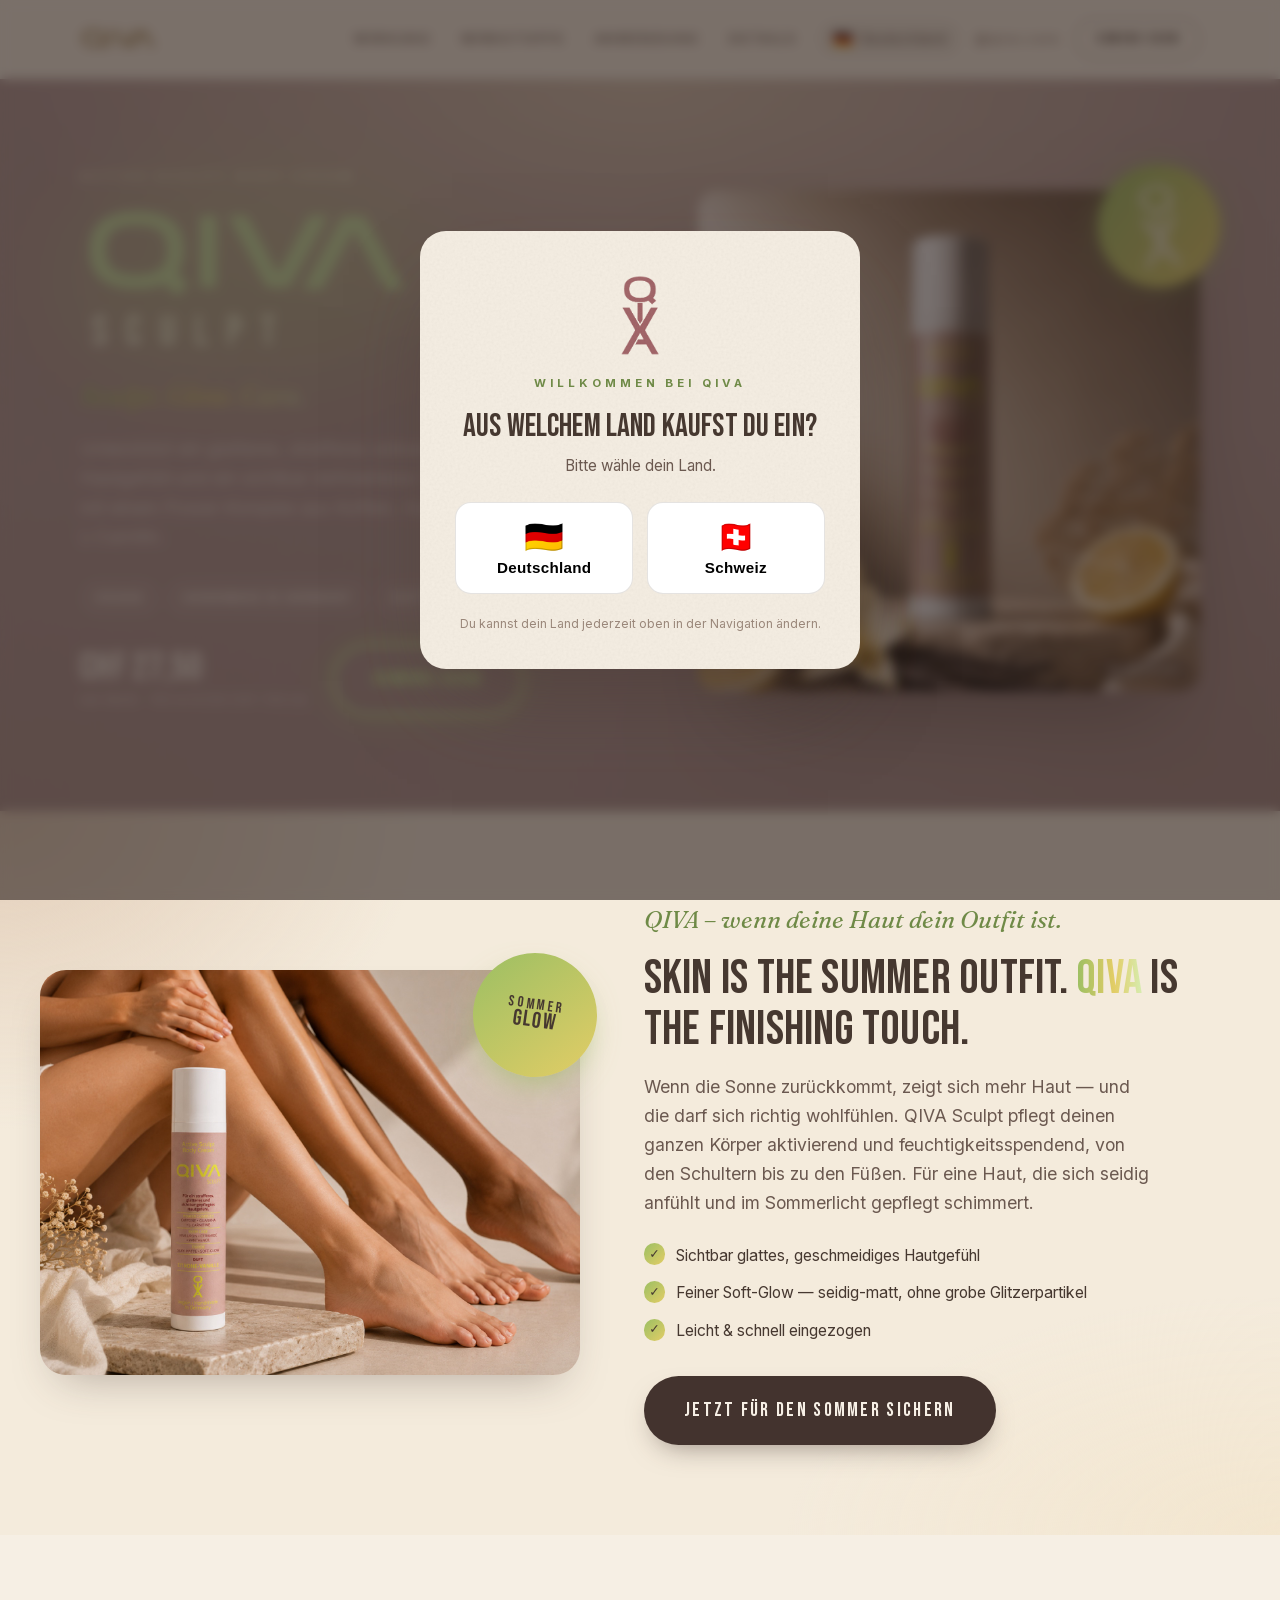
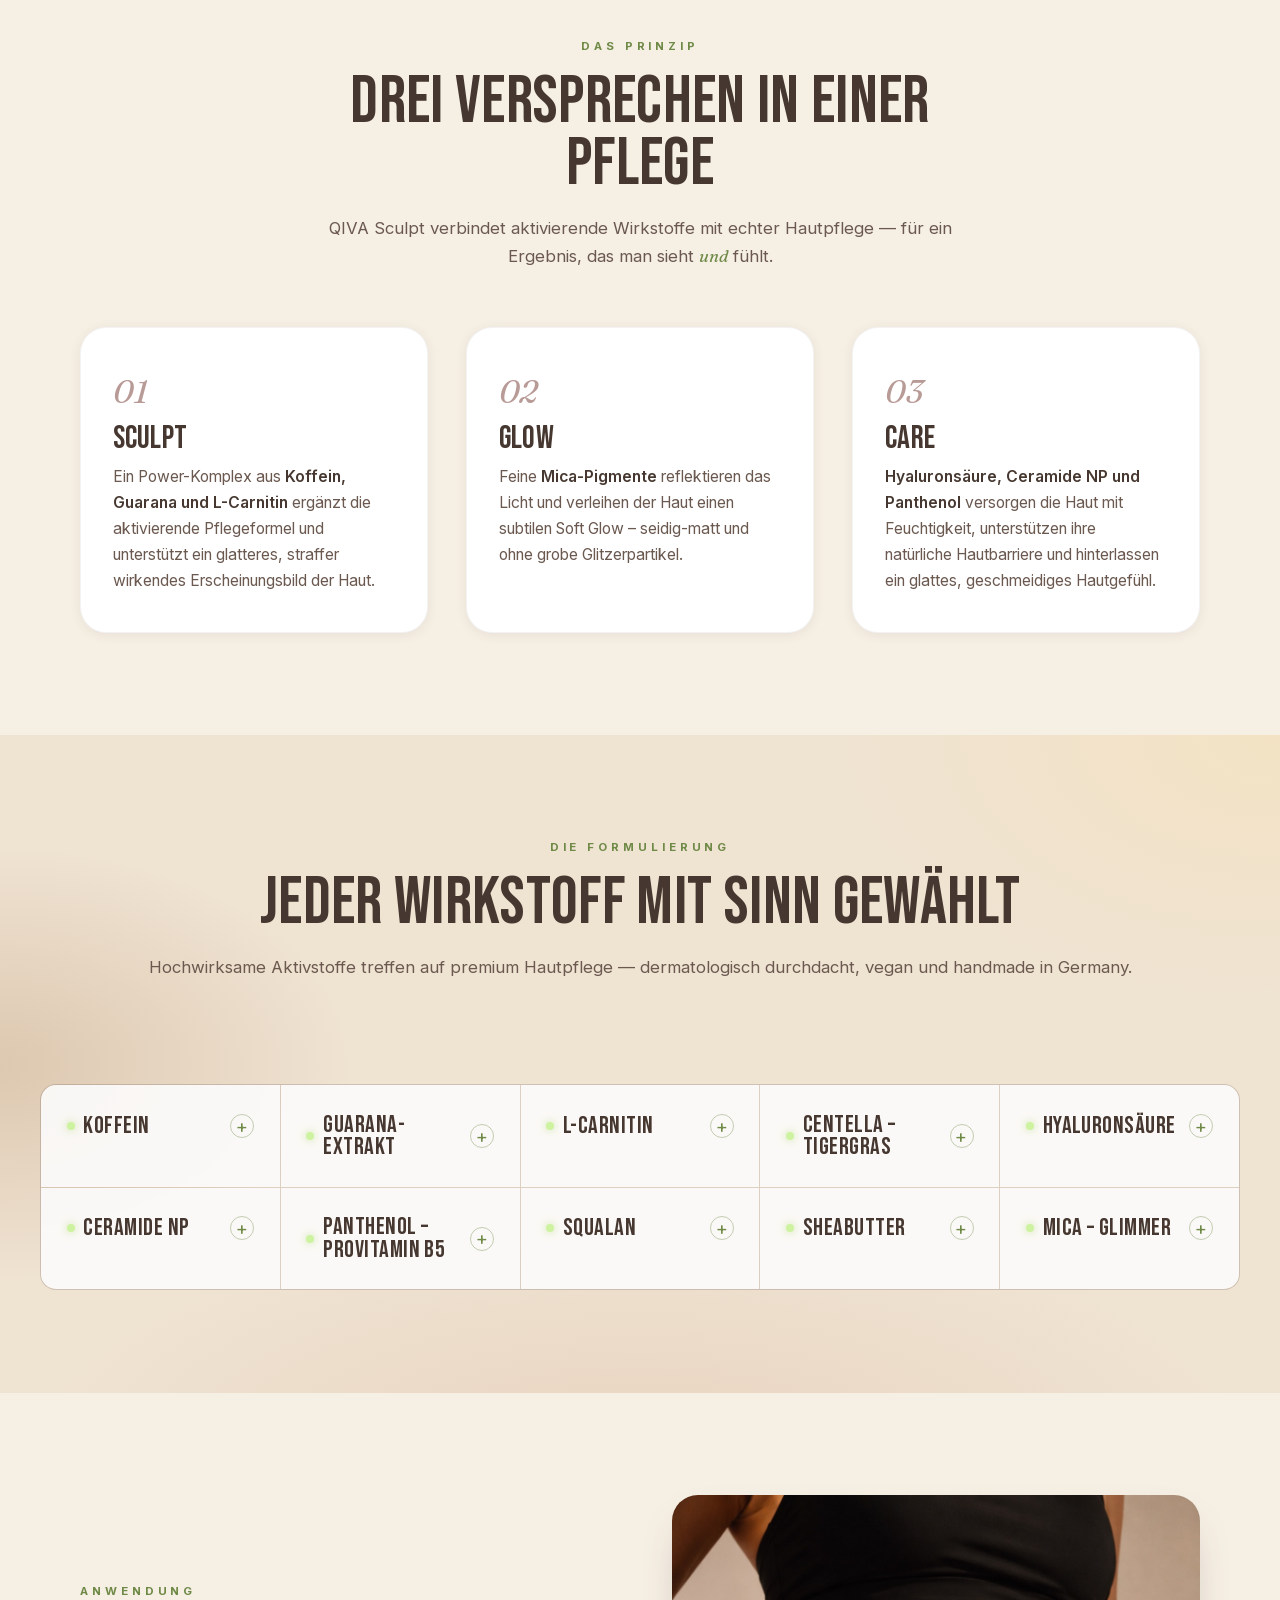
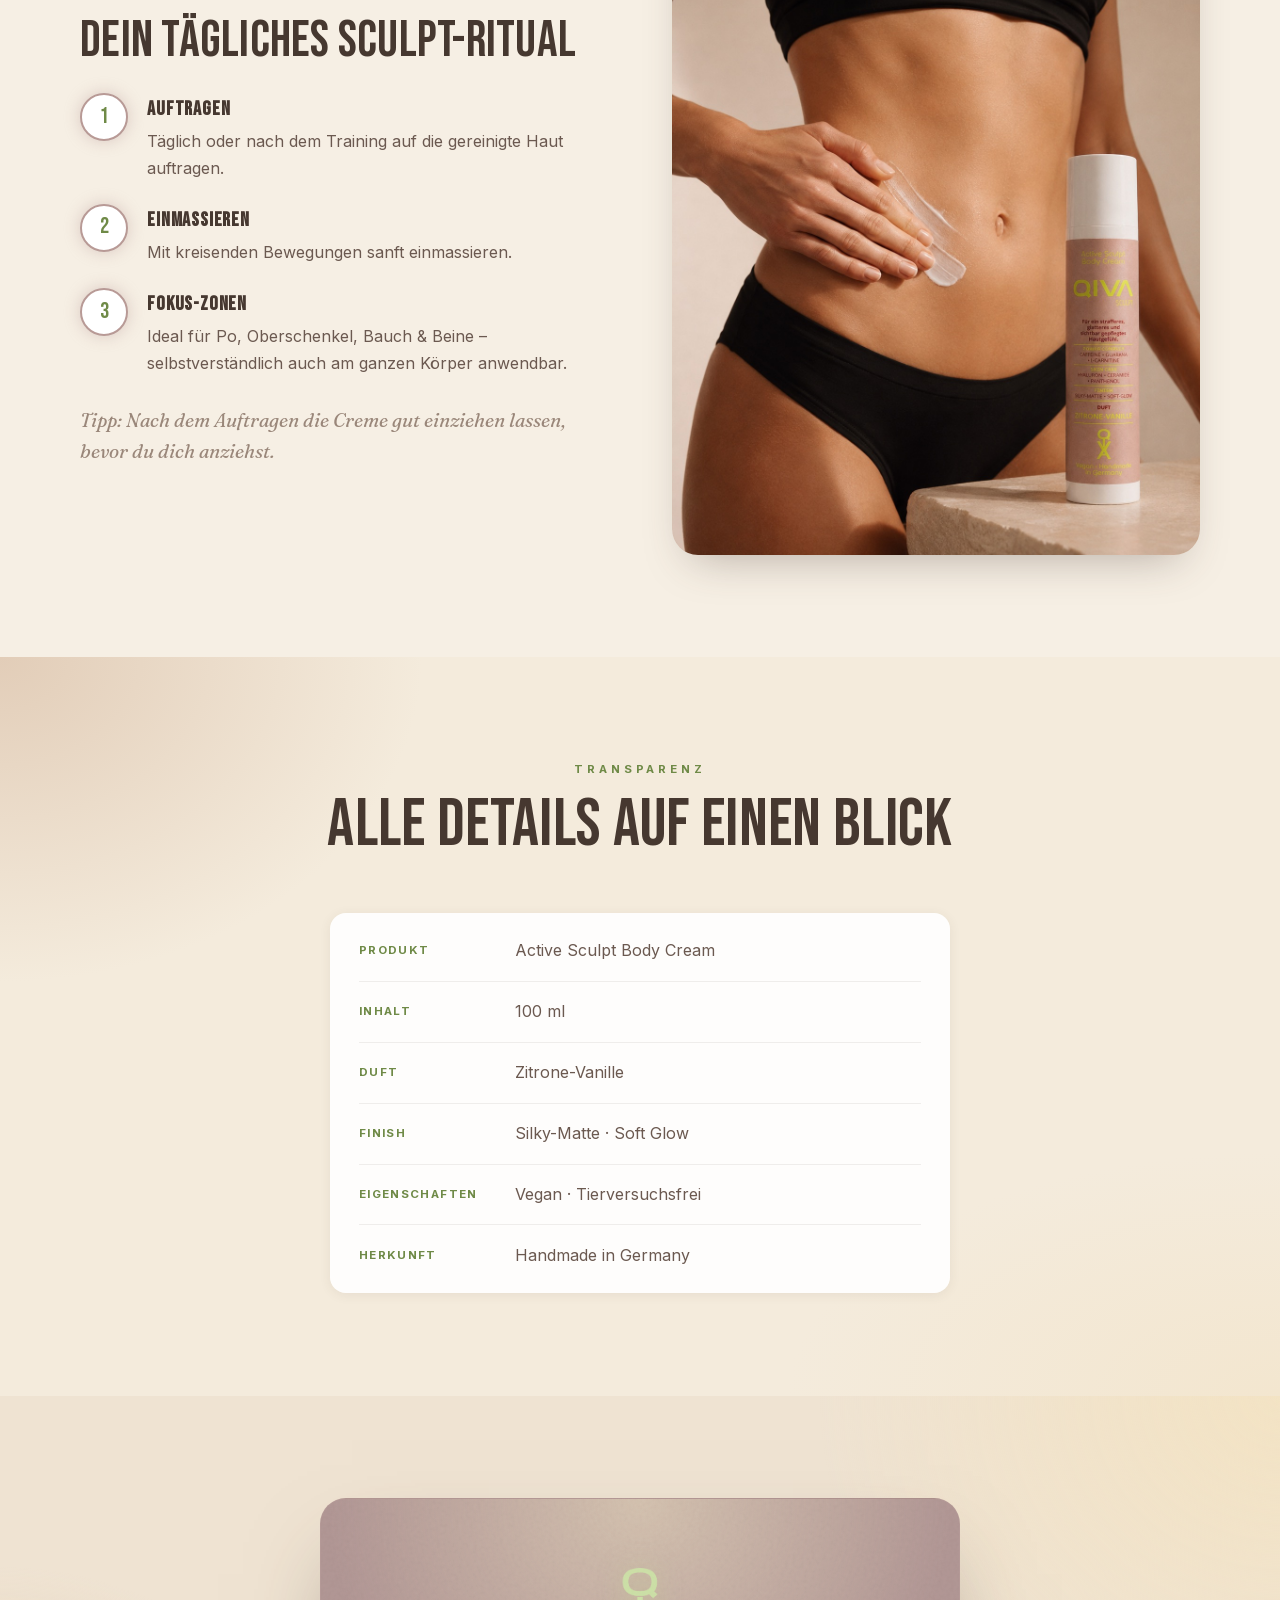
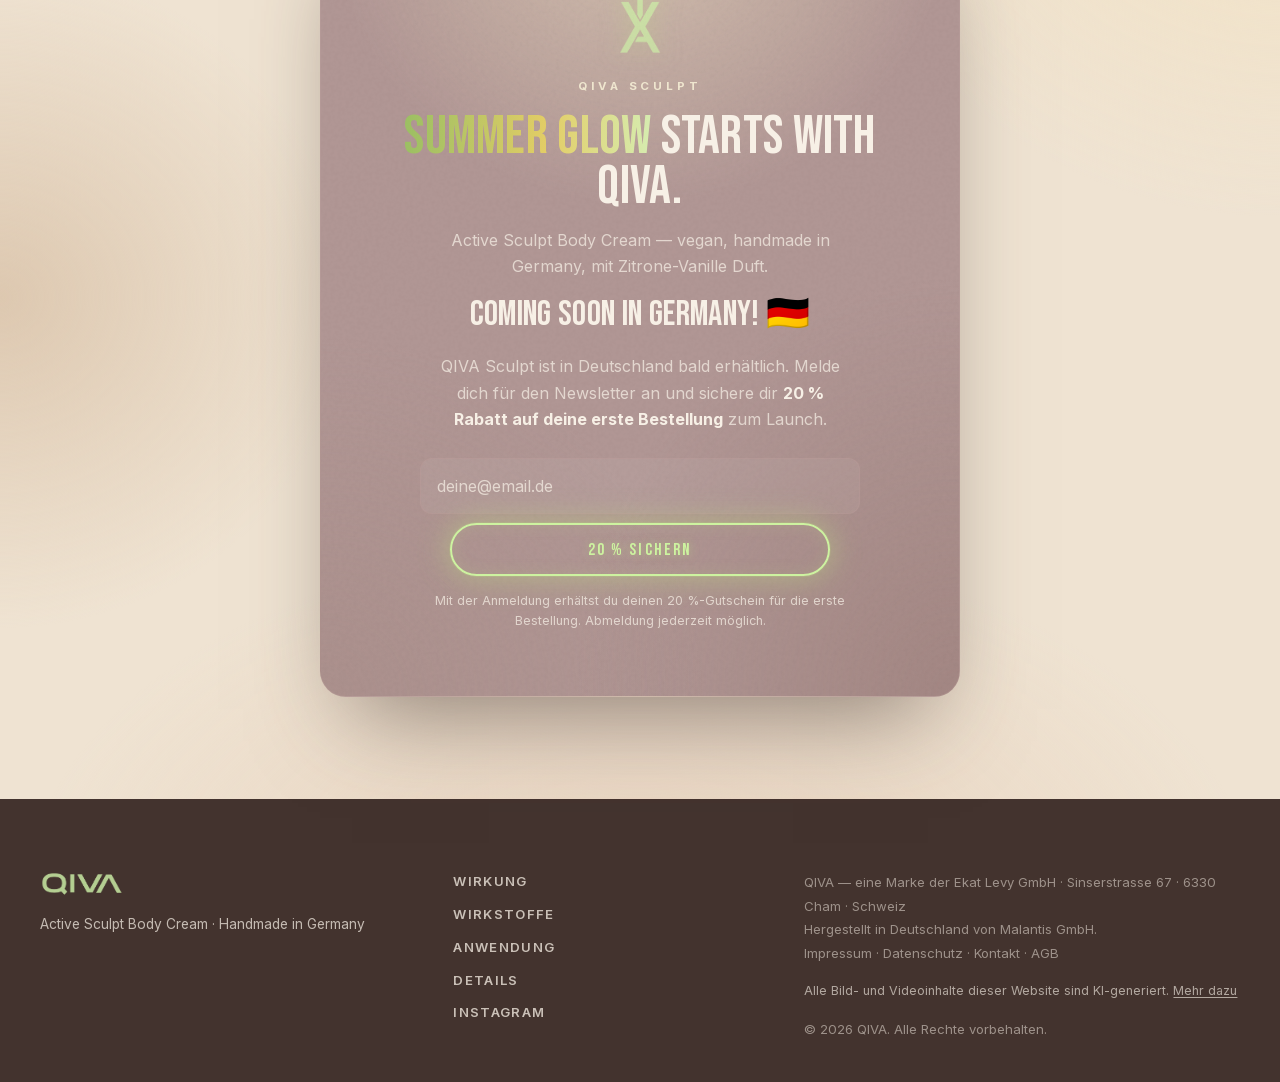
<file: index.html>
<!DOCTYPE html>
<html lang="de-CH">
<head>
  <meta charset="UTF-8" />
  <meta name="viewport" content="width=device-width, initial-scale=1.0" />
  <title>QIVA Sculpt — Active Sculpt Body Cream | Vegan · Handmade in Germany</title>
  <meta name="description" content="QIVA Sculpt Active Sculpt Body Cream — Power-Komplex aus Koffein, Guarana & L-Carnitin, gepflegt mit Hyaluron, Ceramiden & Panthenol. Für ein glatteres, strafferes Hautgefühl. Vegan, handmade in Germany. Duft: Zitrone-Vanille." />
  <meta name="robots" content="index, follow" />
  <meta name="theme-color" content="#b39896" />
  <link rel="canonical" href="https://qiva.ch/" />

  <!-- Open Graph -->
  <meta property="og:type" content="product" />
  <meta property="og:site_name" content="QIVA" />
  <meta property="og:locale" content="de_CH" />
  <meta property="og:url" content="https://qiva.ch/" />
  <meta property="og:title" content="QIVA Sculpt — Active Sculpt Body Cream" />
  <meta property="og:description" content="Sculpt. Glow. Care. Ein straffer wirkendes Hautgefühl mit Koffein, Guarana & L-Carnitin. Vegan · Handmade in Germany." />
  <meta property="og:image" content="https://qiva.ch/assets/brand-gold.jpg" />
  <meta property="og:image:width" content="1254" />
  <meta property="og:image:height" content="1254" />
  <meta property="og:image:alt" content="QIVA Sculpt Active Sculpt Body Cream" />
  <meta property="product:price:amount" content="27.50" />
  <meta property="product:price:currency" content="CHF" />

  <!-- Twitter -->
  <meta name="twitter:card" content="summary_large_image" />
  <meta name="twitter:title" content="QIVA Sculpt — Active Sculpt Body Cream" />
  <meta name="twitter:description" content="Sculpt. Glow. Care. Ein straffer wirkendes Hautgefühl mit Koffein, Guarana & L-Carnitin. Vegan · Handmade in Germany." />
  <meta name="twitter:image" content="https://qiva.ch/assets/brand-gold.jpg" />

  <!-- Favicons -->
  <link rel="icon" type="image/png" sizes="32x32" href="./assets/icon-32.png" />
  <link rel="apple-touch-icon" href="./assets/icon-180.png" />

  <!-- Fonts -->

  <link rel="stylesheet" href="./css/styles.css" />

  <!-- Structured data: Produkt, Marke, Website + Abschnitts-Navigation.

       ACHTUNG shippingRate: steht auf 0 CHF, weil der Versand laut AGB bis zum
       31.08.2026 gratis ist. Danach gelten CHF 7,90 pro Bestellung -- den Wert
       dann hier mitziehen, sonst weicht die Auszeichnung vom Kassenpreis ab.

       Bewusst NICHT enthalten sind review und aggregateRating. Die Search
       Console meldet sie als (nicht kritische) Verbesserungsvorschläge, aber es
       gibt bislang keine echten Kundenbewertungen. Erfundene Bewertungen
       verstossen gegen Googles Richtlinien und koennen eine manuelle Massnahme
       ausloesen. Ergaenzen, sobald es echte Rezensionen gibt -- nicht vorher. -->

  <script type="application/ld+json">
  {
    "@context": "https://schema.org",
    "@graph": [
      {
        "@type": "Organization",
        "@id": "https://qiva.ch/#organization",
        "name": "QIVA",
        "url": "https://qiva.ch/",
        "logo": "https://qiva.ch/assets/icon-512.png",
        "sameAs": ["https://www.instagram.com/qiva.care"]
      },
      {
        "@type": "WebSite",
        "@id": "https://qiva.ch/#website",
        "url": "https://qiva.ch/",
        "name": "QIVA",
        "inLanguage": "de-CH",
        "publisher": { "@id": "https://qiva.ch/#organization" }
      },
      {
        "@type": "WebPage",
        "@id": "https://qiva.ch/#webpage",
        "url": "https://qiva.ch/",
        "name": "QIVA Sculpt — Active Sculpt Body Cream",
        "isPartOf": { "@id": "https://qiva.ch/#website" },
        "inLanguage": "de-CH",
        "primaryImageOfPage": "https://qiva.ch/assets/brand-gold.jpg",
        "hasPart": [
          { "@type": "WebPageElement", "name": "Sommer-Edition", "url": "https://qiva.ch/#sommer" },
          { "@type": "WebPageElement", "name": "Wirkung", "url": "https://qiva.ch/#wirkung" },
          { "@type": "WebPageElement", "name": "Wirkstoffe", "url": "https://qiva.ch/#wirkstoffe" },
          { "@type": "WebPageElement", "name": "Anwendung", "url": "https://qiva.ch/#anwendung" },
          { "@type": "WebPageElement", "name": "Details", "url": "https://qiva.ch/#details" },
          { "@type": "WebPageElement", "name": "Kaufen", "url": "https://qiva.ch/#kaufen" }
        ]
      },
      {
        "@type": "ItemList",
        "@id": "https://qiva.ch/#sections",
        "name": "Abschnitte",
        "itemListElement": [
          { "@type": "SiteNavigationElement", "position": 1, "name": "Sommer-Edition", "description": "Skin is the summer outfit — QIVA Sculpt für die warme Jahreszeit.", "url": "https://qiva.ch/#sommer" },
          { "@type": "SiteNavigationElement", "position": 2, "name": "Wirkung",     "description": "Drei Versprechen in einer Pflege: Sculpt, Glow, Care.",   "url": "https://qiva.ch/#wirkung" },
          { "@type": "SiteNavigationElement", "position": 3, "name": "Wirkstoffe",  "description": "Jeder Wirkstoff mit Sinn gewählt — Koffein bis Sheabutter.", "url": "https://qiva.ch/#wirkstoffe" },
          { "@type": "SiteNavigationElement", "position": 4, "name": "Anwendung",   "description": "Dein tägliches Sculpt-Ritual.",                            "url": "https://qiva.ch/#anwendung" },
          { "@type": "SiteNavigationElement", "position": 5, "name": "Details",     "description": "Alle Produktdetails auf einen Blick.",                     "url": "https://qiva.ch/#details" },
          { "@type": "SiteNavigationElement", "position": 6, "name": "Kaufen",      "description": "QIVA Sculpt für CHF 27.50 bestellen.",                     "url": "https://qiva.ch/#kaufen" }
        ]
      },
      {
        "@type": "Product",
        "@id": "https://qiva.ch/#product",
        "name": "QIVA Sculpt — Active Sculpt Body Cream",
        "description": "Active Sculpt Body Cream mit einem Power-Komplex aus Koffein, Guarana & L-Carnitin, gepflegt mit Hyaluron, Ceramiden & Panthenol. Vegan, handmade in Germany. Duft: Zitrone-Vanille.",
        "image": ["https://qiva.ch/assets/brand-gold.jpg", "https://qiva.ch/assets/bottle-hero.jpg"],
        "url": "https://qiva.ch/",
        "brand": { "@type": "Brand", "name": "QIVA" },
        "category": "Körperpflege",
        "size": "100 ml",
        "mainEntityOfPage": { "@id": "https://qiva.ch/#webpage" },
        "offers": {
          "@type": "Offer",
          "url": "https://qiva.ch/#kaufen",
          "priceCurrency": "CHF",
          "price": "27.50",
          "availability": "https://schema.org/InStock",
          "itemCondition": "https://schema.org/NewCondition",
          "areaServed": { "@type": "Country", "name": "CH" },
          "seller": { "@id": "https://qiva.ch/#organization" },
          "shippingDetails": {
            "@type": "OfferShippingDetails",
            "shippingRate": { "@type": "MonetaryAmount", "value": "0", "currency": "CHF" },
            "shippingDestination": { "@type": "DefinedRegion", "addressCountry": "CH" },
            "deliveryTime": {
              "@type": "ShippingDeliveryTime",
              "transitTime": { "@type": "QuantitativeValue", "minValue": 2, "maxValue": 5, "unitCode": "DAY" }
            }
          },
          "hasMerchantReturnPolicy": {
            "@type": "MerchantReturnPolicy",
            "applicableCountry": "CH",
            "returnPolicyCategory": "https://schema.org/MerchantReturnNotPermitted",
            "merchantReturnLink": "https://qiva.ch/agb.html"
          }
        }
      }
    ]
  }
  </script>
</head>
<body>

  <!-- ============ LÄNDER-AUSWAHL (erscheint beim ersten Besuch) ============ -->
  <div class="region-modal" id="regionModal" role="dialog" aria-modal="true" aria-labelledby="regionTitle" hidden>
    <div class="region-modal__backdrop" id="regionBackdrop"></div>
    <div class="region-modal__card grain" role="document">
      <img src="./assets/monogram-darkred.png" alt="" class="region-modal__mono" aria-hidden="true" />
      <p class="eyebrow eyebrow--light">Willkommen bei QIVA</p>
      <h2 id="regionTitle">Aus welchem Land kaufst&nbsp;du ein?</h2>
      <p class="region-modal__sub">Bitte wähle dein Land.</p>
      <div class="region-modal__opts">
        <button type="button" class="region-opt" data-region="de">
          <span class="region-opt__flag" aria-hidden="true">🇩🇪</span>
          <span class="region-opt__name">Deutschland</span>
        </button>
        <button type="button" class="region-opt" data-region="ch">
          <span class="region-opt__flag" aria-hidden="true">🇨🇭</span>
          <span class="region-opt__name">Schweiz</span>
        </button>
      </div>
      <p class="region-modal__note">Du kannst dein Land jederzeit oben in der Navigation ändern.</p>
    </div>
  </div>

  <!-- ============ LAUNCH-AKTIONSLEISTE (animiert, nur Schweiz) ============ -->
  <a class="promo-bar" href="#kaufen"
     aria-label="Bis Ende August gratis Versand und 20 Prozent Rabatt mit Newsletter-Anmeldung">
    <div class="promo-bar__track" aria-hidden="true">
      <span class="promo-bar__item">🎉 Bis Ende August gratis Versand &middot; 20&nbsp;% Rabatt mit Newsletter-Anmeldung</span>
      <span class="promo-bar__item">🎉 Bis Ende August gratis Versand &middot; 20&nbsp;% Rabatt mit Newsletter-Anmeldung</span>
      <span class="promo-bar__item">🎉 Bis Ende August gratis Versand &middot; 20&nbsp;% Rabatt mit Newsletter-Anmeldung</span>
      <span class="promo-bar__item">🎉 Bis Ende August gratis Versand &middot; 20&nbsp;% Rabatt mit Newsletter-Anmeldung</span>
      <span class="promo-bar__item">🎉 Bis Ende August gratis Versand &middot; 20&nbsp;% Rabatt mit Newsletter-Anmeldung</span>
      <span class="promo-bar__item">🎉 Bis Ende August gratis Versand &middot; 20&nbsp;% Rabatt mit Newsletter-Anmeldung</span>
    </div>
    <span class="promo-bar__static">🎉 Bis Ende August gratis Versand &middot; 20&nbsp;% Rabatt mit Newsletter-Anmeldung</span>
  </a>

  <!-- ============ NAV ============ -->
  <header class="nav" id="nav">
    <div class="nav__inner">
      <a class="nav__brand" href="#top" aria-label="QIVA — zur Startseite">
        <img src="./assets/wordmark-bronze.png" alt="QIVA" class="nav__logo" />
      </a>
      <nav class="nav__links" aria-label="Hauptnavigation">
        <a href="#wirkung">Wirkung</a>
        <a href="#wirkstoffe">Wirkstoffe</a>
        <a href="#anwendung">Anwendung</a>
        <a href="#details">Details</a>
      </nav>
      <div class="nav__cta">
        <button type="button" class="nav__region js-region-switch" aria-label="Land ändern">
          <span class="nav__region-flag" data-region-flag aria-hidden="true">🇩🇪</span>
          <span class="nav__region-label" data-region-label>Deutschland</span>
        </button>
        <a href="https://www.instagram.com/qiva.care?igsh=MTE3dmFuZ2Z1cHRscQ%3D%3D&amp;utm_source=qr" target="_blank" rel="noopener" class="nav__ig" aria-label="QIVA auf Instagram">@qiva.care</a>
        <a href="#" class="btn btn--ghost btn--sm js-buy" aria-disabled="true">Jetzt kaufen</a>
      </div>
      <button class="nav__burger" id="burger" aria-label="Menü öffnen" aria-expanded="false">
        <span></span><span></span><span></span>
      </button>
    </div>
    <div class="nav__mobile" id="navMobile" hidden>
      <a href="#wirkung">Wirkung</a>
      <a href="#wirkstoffe">Wirkstoffe</a>
      <a href="#anwendung">Anwendung</a>
      <a href="#details">Details</a>
      <a href="#" class="btn btn--purple js-buy" aria-disabled="true">Jetzt kaufen</a>
      <button type="button" class="nav__region nav__region--mobile js-region-switch" aria-label="Land ändern">
        <span class="nav__region-flag" data-region-flag aria-hidden="true">🇩🇪</span>
        <span class="nav__region-label" data-region-label>Deutschland</span>
      </button>
      <a href="https://www.instagram.com/qiva.care?igsh=MTE3dmFuZ2Z1cHRscQ%3D%3D&amp;utm_source=qr" target="_blank" rel="noopener">@qiva.care</a>
    </div>
  </header>

  <main id="top">

    <!-- ============ HERO ============ -->
    <section class="hero grain">
      <div class="hero__grid">
        <div class="hero__copy reveal">
          <p class="eyebrow hero__eyebrow">Active Sculpt Body Cream</p>
          <h1 class="hero__logo-wrap">
            <img src="./assets/wordmark-mint.png" alt="QIVA Sculpt" class="hero__logo" />
            <span class="hero__logo-sub">Sculpt</span>
          </h1>
          <p class="hero__tagline"><span>Sculpt. Glow. Care.</span></p>
          <p class="hero__lede">Unterstützt ein glatteres, strafferes wirkendes Hautgefühl
            und ein sichtbar definierteres Finish — mit einem Power-Komplex aus
            Koffein, Guarana &amp; L-Carnitin.</p>

          <ul class="hero__chips">
            <li>Vegan</li>
            <li>Handmade in Germany</li>
            <li>Duft: Zitrone-Vanille</li>
          </ul>

          <div class="hero__buy">
            <div class="price">
              <span class="price__amount" data-price>CHF&nbsp;27,50</span>
              <span class="price__meta">inkl. MwSt. · 100&nbsp;ml (<span data-price-per>27,50&nbsp;CHF&nbsp;/&nbsp;100&nbsp;ml</span>)</span>
            </div>
            <a href="#" class="btn btn--lime btn--lg js-buy" aria-disabled="true">Jetzt kaufen</a>
          </div>
        </div>

        <div class="hero__visual reveal">
          <!-- Werbeclip statt Standbild. muted + playsinline sind Pflicht, sonst
               verweigern iOS und Chrome den Autostart. poster ist bottle-citrus.jpg,
               dasselbe Bild diente als Startframe der Generierung -- der Übergang vom
               Standbild zum laufenden Video ist deshalb unsichtbar. Bei reduzierter
               Bewegung bleibt es dauerhaft stehen (siehe js/main.js).

               Der Clip ist eine Ping-Pong-Schleife: 6 s vorwärts, dann rückwärts.
               Dadurch ist der letzte Frame konstruktionsbedingt der erste, die Schleife
               springt nicht. KI-Videomodelle treffen den Rundlauf von sich aus nie.
               Erzeugt aus dem Master in ~/Documents/QIVA-Unterlagen/video/ mit ffmpeg,
               Rezept siehe CLAUDE.md. -->
          <div class="hero__media">
          <video class="hero__bottle" src="./assets/qiva-hero.mp4"
                 poster="./assets/bottle-citrus.jpg"
                 width="1080" height="1080"
                 autoplay muted loop playsinline preload="auto"
                 aria-label="QIVA Sculpt — Werbeclip">
            <img src="./assets/bottle-citrus.jpg" alt="QIVA Sculpt mit Zitrone und Vanille"
                 class="hero__bottle" width="1254" height="1254" />
          </video>
            <!-- KI-Transparenzhinweis (Art. 50 EU-KI-VO). Muss am Inhalt selbst
                 stehen, nicht nur im Footer: Die Offenlegung ist spätestens zum
                 Zeitpunkt der ersten Exposition fällig, und das Video liegt above
                 the fold. Für kreative Werke erlaubt die Verordnung eine Form, die
                 die Darstellung nicht beeinträchtigt -- daher die dezente
                 Einblendung statt einer Bildunterschrift. -->
            <p class="hero__ai-note"><a href="./impressum.html#ki">KI-generiert</a></p>
            <div class="hero__seal" aria-hidden="true">
              <img src="./assets/monogram-cream.png" alt="" />
            </div>
          </div>
        </div>
      </div>
    </section>

    <!-- ============ SOMMER-EDITION ============ -->
    <section class="summer" id="sommer">
      <div class="summer__inner summer__inner--media-left">
        <figure class="summer__media reveal">
          <picture>
            <img src="./assets/summer-skin.jpg"
                 alt="Gepflegte, seidig glatte Haut im Sommer mit QIVA Sculpt Active Sculpt Body Cream"
                 width="1600" height="1200" loading="lazy" />
          </picture>
          <figcaption class="summer__badge" aria-hidden="true">
            <span>Sommer</span>Glow
          </figcaption>
        </figure>

        <div class="summer__copy reveal">
          <p class="summer__slogan">QIVA &ndash; wenn deine Haut dein Outfit ist.</p>
          <h2>Skin is the summer outfit. <span class="text-gradient">QIVA</span> is the finishing touch.</h2>
          <p class="summer__lede">Wenn die Sonne zurückkommt, zeigt sich mehr Haut &mdash; und die
            darf sich richtig wohlfühlen. QIVA Sculpt pflegt deinen ganzen Körper aktivierend und
            feuchtigkeitsspendend, von den Schultern bis zu den Füßen. Für eine Haut, die sich
            seidig anfühlt und im Sommerlicht gepflegt schimmert.</p>
          <ul class="summer__points">
            <li>Sichtbar glattes, geschmeidiges Hautgefühl</li>
            <li>Feiner Soft-Glow &mdash; seidig-matt, ohne grobe Glitzerpartikel</li>
            <li>Leicht &amp; schnell eingezogen</li>
          </ul>
          <a href="#kaufen" class="btn btn--dark btn--lg">Jetzt für den Sommer sichern</a>
        </div>
      </div>
    </section>

    <!-- ============ SCULPT / GLOW / CARE ============ -->
    <section class="pillars" id="wirkung">
      <header class="section-head reveal">
        <p class="eyebrow">Das Prinzip</p>
        <h2>Drei Versprechen in einer Pflege</h2>
        <p class="section-sub">QIVA Sculpt verbindet aktivierende Wirkstoffe mit echter Hautpflege —
          für ein Ergebnis, das man sieht <em>und</em> fühlt.</p>
        <span class="divider"></span>
      </header>
      <div class="pillars__grid">
        <article class="pillar reveal">
          <span class="pillar__index">01</span>
          <h3>Sculpt</h3>
          <p>Ein Power-Komplex aus <strong>Koffein, Guarana und L-Carnitin</strong> ergänzt die
            aktivierende Pflegeformel und unterstützt ein glatteres, straffer wirkendes
            Erscheinungsbild der Haut.</p>
        </article>
        <article class="pillar reveal">
          <span class="pillar__index">02</span>
          <h3>Glow</h3>
          <p>Feine <strong>Mica-Pigmente</strong> reflektieren das Licht und verleihen der Haut
            einen subtilen Soft Glow &ndash; seidig-matt und ohne grobe Glitzerpartikel.</p>
        </article>
        <article class="pillar reveal">
          <span class="pillar__index">03</span>
          <h3>Care</h3>
          <p><strong>Hyaluronsäure, Ceramide NP und Panthenol</strong> versorgen die Haut mit
            Feuchtigkeit, unterstützen ihre natürliche Hautbarriere und hinterlassen ein
            glattes, geschmeidiges Hautgefühl.</p>
        </article>
      </div>
    </section>

    <!-- ============ KEY ACTIVES ============ -->
    <section class="actives" id="wirkstoffe">
      <header class="section-head reveal">
        <p class="eyebrow">Die Formulierung</p>
        <h2>Jeder Wirkstoff mit Sinn gewählt</h2>
        <p class="section-sub">Hochwirksame Aktivstoffe treffen auf premium Hautpflege —
          dermatologisch durchdacht, vegan und handmade in Germany.</p>
        <span class="divider"></span>
      </header>
      <p class="actives__hint reveal">
        <span class="actives__hint-ico" aria-hidden="true">+</span>
        Fahre über einen Wirkstoff oder tippe ihn an, um mehr zu erfahren.
      </p>
      <div class="actives__grid">
        <article class="active reveal"><h3>Koffein</h3><p>Ein natürlicher Pflanzenstoff aus der Gruppe der Alkaloide. Verleiht dem Power Complex einen belebenden Charakter und unterstützt ein vital und gepflegt wirkendes Hautbild.</p></article>
        <article class="active reveal"><h3>Guarana-Extrakt</h3><p>Ein pflanzlicher Extrakt aus den Samen der Guaranapflanze, die natürlicherweise Koffein enthalten. Sorgt für ein aktivierendes und erfrischendes Pflegegefühl.</p></article>
        <article class="active reveal"><h3>L-Carnitin</h3><p>Eine aminosäureähnliche Verbindung, die auch natürlicherweise im menschlichen Körper vorkommt. Wird in moderner Bodycare als ergänzender Bestandteil von Pflegeformulierungen eingesetzt.</p></article>
        <article class="active reveal"><h3>Centella &ndash; Tigergras</h3><p>Ein Pflanzenextrakt aus der Centella-asiatica-Pflanze. Traditionell geschätzt für seine hautpflegenden Eigenschaften und ein ausgeglichenes, ebenmäßig gepflegt wirkendes Hautbild.</p></article>
        <article class="active reveal"><h3>Hyaluronsäure</h3><p>Ein feuchtigkeitsbindender Stoff, der auch natürlicherweise in der Haut vorkommt. Unterstützt die Feuchtigkeitsversorgung und hinterlässt ein glattes, geschmeidiges Hautgefühl.</p></article>
        <article class="active reveal"><h3>Ceramide NP</h3><p>Ein hautverwandtes Lipid und Bestandteil der natürlichen Hautbarriere. Unterstützt deren Schutzfunktion und hilft, Feuchtigkeit in der Haut zu bewahren.</p></article>
        <article class="active reveal"><h3>Panthenol &ndash; Provitamin B5</h3><p>Eine Vorstufe von Vitamin B5, die häufig in beruhigender Hautpflege verwendet wird. Pflegt beanspruchte Haut und sorgt für ein angenehm entspanntes Hautgefühl.</p></article>
        <article class="active reveal"><h3>Squalan</h3><p>Ein besonders leichtes, hautverwandtes Lipid. Lässt sich angenehm verteilen und verleiht der Haut ein seidig-weiches, geschmeidiges Finish.</p></article>
        <article class="active reveal"><h3>Sheabutter</h3><p>Ein reichhaltiges Pflanzenfett, das aus den Kernen der Sheafrucht gewonnen wird. Pflegt besonders trockene und raue Hautpartien und hinterlässt ein angenehm weiches Hautgefühl.</p></article>
        <article class="active reveal"><h3>Mica &ndash; Glimmer</h3><p>Ein natürlich vorkommendes Mineral aus der Gruppe der Silikate. Reflektiert das Licht und schenkt der Haut einen feinen Glow mit dezentem Schimmer.</p></article>
      </div>
    </section>

    <!-- ============ APPLICATION ============ -->
    <section class="apply" id="anwendung">
      <div class="apply__copy reveal">
        <p class="eyebrow">Anwendung</p>
        <h2>Dein tägliches Sculpt-Ritual</h2>
        <ol class="apply__steps">
          <li><span>1</span><div><strong>Auftragen</strong>Täglich oder nach dem Training auf die gereinigte Haut auftragen.</div></li>
          <li><span>2</span><div><strong>Einmassieren</strong>Mit kreisenden Bewegungen sanft einmassieren.</div></li>
          <li><span>3</span><div><strong>Fokus-Zonen</strong>Ideal für Po, Oberschenkel, Bauch &amp; Beine &ndash; selbstverständlich auch am ganzen Körper anwendbar.</div></li>
        </ol>
        <p class="apply__tip">Tipp: Nach dem Auftragen die Creme gut einziehen lassen, bevor du dich anziehst.</p>
      </div>
      <div class="apply__media reveal">
        <picture>
          <img src="./assets/apply-ritual.jpg" alt="Anwendung der QIVA Sculpt Active Sculpt Body Cream auf der Bauchpartie" loading="lazy" />
        </picture>
      </div>
    </section>

    <!-- ============ DETAILS / INCI ============ -->
    <section class="details" id="details">
      <header class="section-head reveal">
        <p class="eyebrow">Transparenz</p>
        <h2>Alle Details auf einen Blick</h2>
        <span class="divider"></span>
      </header>
      <div class="details__grid">
        <ul class="specs reveal">
          <li><span>Produkt</span>Active Sculpt Body Cream</li>
          <li><span>Inhalt</span>100&nbsp;ml</li>
          <li><span>Duft</span>Zitrone-Vanille</li>
          <li><span>Finish</span>Silky-Matte · Soft Glow</li>
          <li><span>Eigenschaften</span>Vegan · Tierversuchsfrei</li>
          <li><span>Herkunft</span>Handmade in Germany</li>
        </ul>
      </div>
    </section>

    <!-- ============ BUY / CTA ============ -->
    <section class="buy" id="kaufen">
      <div class="buy__card reveal grain">
        <img src="./assets/monogram-mint.png" alt="" class="buy__mono" aria-hidden="true" />
        <p class="eyebrow eyebrow--light">QIVA Sculpt</p>
        <h2><span class="text-gradient">Summer Glow</span> starts with QIVA.</h2>
        <p class="buy__lede">Active Sculpt Body Cream — vegan, handmade in Germany,
          mit Zitrone-Vanille Duft.</p>
        <div class="price price--center">
          <span class="price__amount" data-price>CHF&nbsp;27,50</span>
          <span class="price__meta">inkl. MwSt. · Versand siehe Aktion oben</span>
        </div>

        <!-- Schweiz: echter Checkout über Stripe Payment Link -->
        <div class="buy__region buy__region--ch">
          <p class="buy__ship buy__ship--promo">🚚 Bis Ende August <strong>gratis Versand</strong> <span class="buy__ship-note">— 20&nbsp;% Rabatt mit Newsletter-Anmeldung ↓</span></p>
          <a href="https://buy.stripe.com/00w4gBeBT2NJenceus8Ra00"
             class="btn btn--lime btn--lg btn--buy js-buy" id="buyButton">
            Jetzt kaufen
          </a>

          <!-- Newsletter-Banner mit 20% Rabatt (auch für die Schweiz) -->
          <div class="newsletter-banner">
            <p class="newsletter-banner__title">20&nbsp;% auf deine erste Bestellung 🎁</p>
            <p class="newsletter-banner__lede">Melde dich zum QIVA-Newsletter an und sichere dir deinen
              <strong>20&nbsp;%-Gutschein</strong> — plus Glow-Tipps &amp; Neuigkeiten.</p>
            <form class="newsletter" data-source="website-ch" novalidate>
              <label class="sr-only" for="nlEmail-ch">E-Mail-Adresse</label>
              <!-- Honeypot: für Menschen unsichtbar. Füllt ein Bot das Feld aus,
                   verwirft der Worker die Anmeldung stillschweigend. -->
              <input type="text" name="website" class="newsletter__trap" tabindex="-1"
                     autocomplete="off" aria-hidden="true" />
              <div class="newsletter__row">
                <input type="email" id="nlEmail-ch" name="email" class="newsletter__input"
                       placeholder="deine@email.ch" autocomplete="email" required />
                <button type="submit" class="btn btn--lime newsletter__btn">20&nbsp;% sichern</button>
              </div>
              <p class="newsletter__hint">Mit der Anmeldung erhältst du deinen 20&nbsp;%-Gutschein für die
                erste Bestellung. Abmeldung jederzeit möglich.</p>
              <p class="newsletter__done" hidden>Danke! Dein 20&nbsp;%-Code ist unterwegs — schau in dein
                Postfach. 💌</p>
            </form>
          </div>
        </div>

        <!-- Deutschland: noch kein Verkauf möglich – Coming soon + Newsletter (20% Rabatt) -->
        <div class="buy__region buy__region--de">
          <p class="buy__soon">Coming soon in Germany! 🇩🇪</p>
          <p class="buy__soon-lede">QIVA&nbsp;Sculpt ist in Deutschland bald erhältlich. Melde dich
            für den Newsletter an und sichere dir <strong>20&nbsp;% Rabatt auf deine erste
            Bestellung</strong> zum Launch.</p>

          <!-- ===================================================================
               NEWSLETTER
               Der Versand läuft über js/main.js -> Cloudflare Worker
               (brevo-proxy/) -> Brevo Double-Opt-In. Einrichtung und
               Fehlersuche: README.md, Abschnitt "Newsletter setup".
               =================================================================== -->
          <form class="newsletter" data-source="website-de" novalidate>
            <label class="sr-only" for="nlEmail-de">E-Mail-Adresse</label>
            <!-- Honeypot, siehe Formular oben. -->
            <input type="text" name="website" class="newsletter__trap" tabindex="-1"
                   autocomplete="off" aria-hidden="true" />
            <div class="newsletter__row">
              <input type="email" id="nlEmail-de" name="email" class="newsletter__input"
                     placeholder="deine@email.de" autocomplete="email" required />
              <button type="submit" class="btn btn--lime newsletter__btn">20&nbsp;% sichern</button>
            </div>
            <p class="newsletter__hint">Mit der Anmeldung erhältst du deinen 20&nbsp;%-Gutschein für die
              erste Bestellung. Abmeldung jederzeit möglich.</p>
            <p class="newsletter__done" hidden>Danke! Dein 20&nbsp;%-Code ist unterwegs — schau in dein
              Postfach. 💌</p>
          </form>
        </div>
      </div>
    </section>

  </main>

  <!-- ============ FOOTER ============ -->
  <footer class="footer">
    <div class="footer__inner">
      <div class="footer__brand">
        <img src="./assets/wordmark-mint.png" alt="QIVA" class="footer__logo" />
        <p>Active Sculpt Body Cream · Handmade in Germany</p>
      </div>
      <nav class="footer__nav" aria-label="Footer">
        <a href="#wirkung">Wirkung</a>
        <a href="#wirkstoffe">Wirkstoffe</a>
        <a href="#anwendung">Anwendung</a>
        <a href="#details">Details</a>
        <a href="https://www.instagram.com/qiva.care?igsh=MTE3dmFuZ2Z1cHRscQ%3D%3D&amp;utm_source=qr" target="_blank" rel="noopener">Instagram</a>
      </nav>
      <div class="footer__legal">
        <p>QIVA — eine Marke der Ekat Levy GmbH · Sinserstrasse 67 · 6330 Cham · Schweiz<br />
          Hergestellt in Deutschland von Malantis GmbH.</p>
        <p class="footer__links">
          <a href="./impressum.html">Impressum</a> · <a href="./datenschutz.html">Datenschutz</a> · <a href="./kontakt.html">Kontakt</a> · <a href="./agb.html">AGB</a>
        </p>
        <p class="footer__ai">Alle Bild- und Videoinhalte dieser Website sind KI-generiert. <a href="./impressum.html#ki">Mehr dazu</a></p>
          <p class="footer__copy">© <span id="year">2026</span> QIVA. Alle Rechte vorbehalten.</p>
      </div>
    </div>
  </footer>

  <script src="./js/main.js" defer></script>
</body>
</html>
</file>
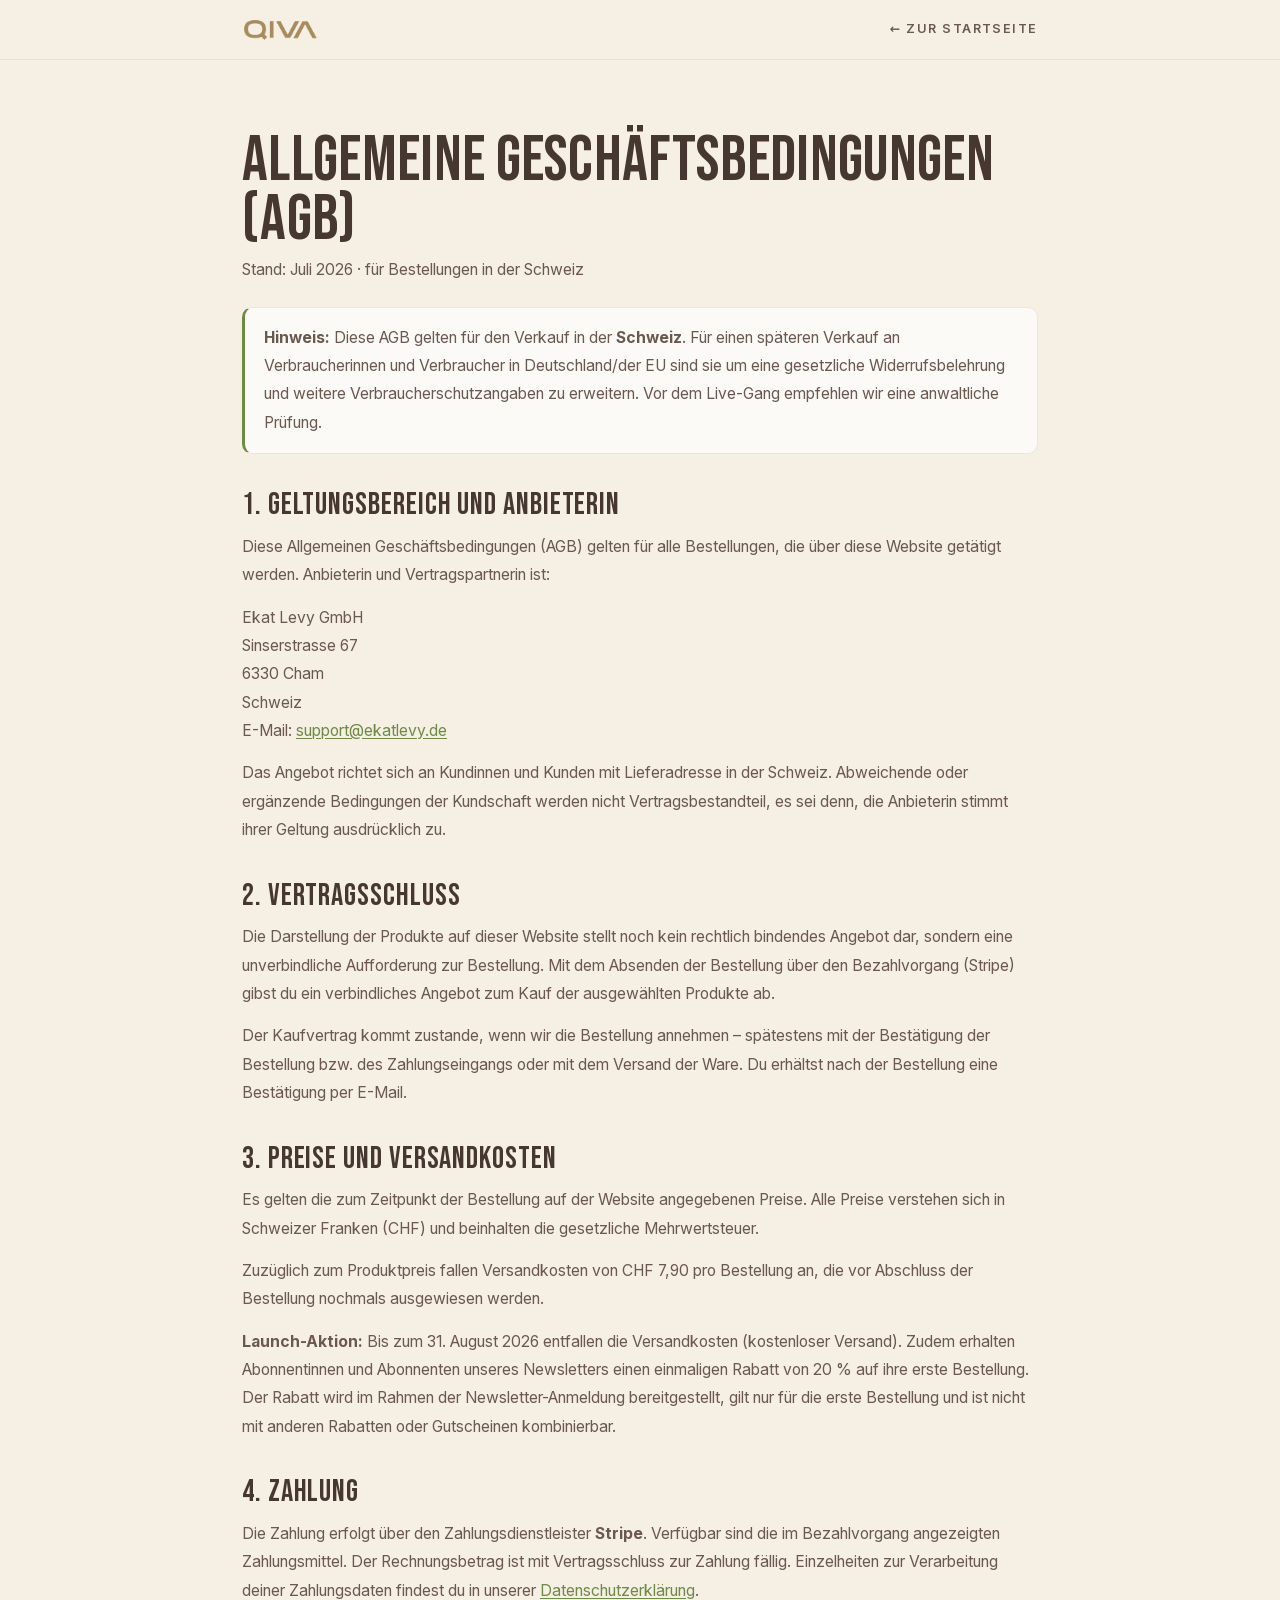
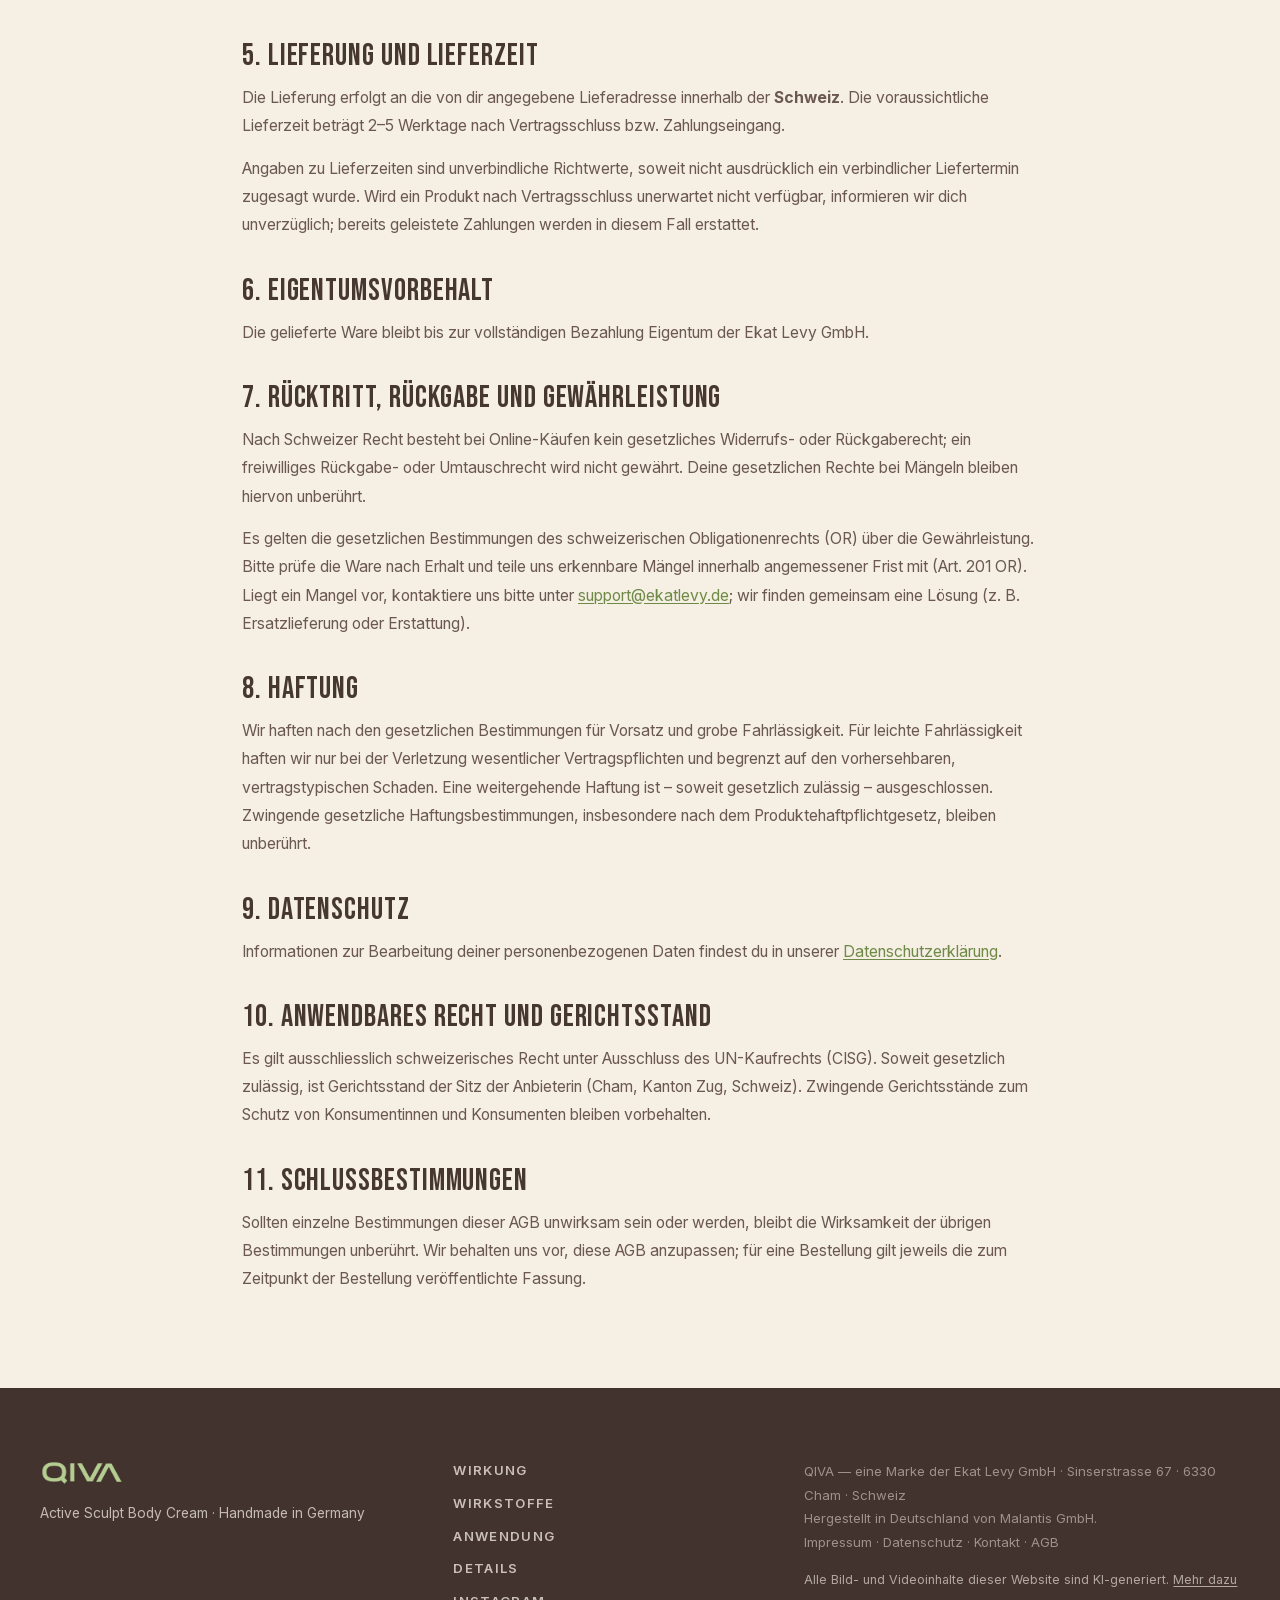
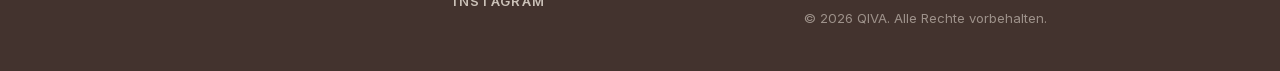
<file: agb.html>
<!DOCTYPE html>
<html lang="de-CH">
<head>
  <meta charset="UTF-8" />
  <meta name="viewport" content="width=device-width, initial-scale=1.0" />
  <title>AGB · QIVA Sculpt</title>
  <meta name="description" content="Allgemeine Geschäftsbedingungen (AGB) von QIVA Sculpt / Ekat Levy GmbH." />
  <meta name="robots" content="index, follow" />
  <meta name="theme-color" content="#b39896" />
  <link rel="canonical" href="https://qiva.ch/agb.html" />
  <meta property="og:type" content="website" />
  <meta property="og:site_name" content="QIVA" />
  <meta property="og:locale" content="de_CH" />
  <meta property="og:url" content="https://qiva.ch/agb.html" />
  <meta property="og:title" content="AGB · QIVA Sculpt" />
  <meta property="og:description" content="Allgemeine Geschäftsbedingungen (AGB) von QIVA Sculpt / Ekat Levy GmbH." />
  <meta property="og:image" content="https://qiva.ch/assets/brand-gold.jpg" />
  <link rel="icon" type="image/png" sizes="32x32" href="./assets/icon-32.png" />
  <link rel="apple-touch-icon" href="./assets/icon-180.png" />
  <link rel="stylesheet" href="./css/styles.css" />
  <script type="application/ld+json">
  {
    "@context": "https://schema.org",
    "@type": "BreadcrumbList",
    "itemListElement": [
      { "@type": "ListItem", "position": 1, "name": "QIVA Sculpt", "item": "https://qiva.ch/" },
      { "@type": "ListItem", "position": 2, "name": "AGB", "item": "https://qiva.ch/agb.html" }
    ]
  }
  </script>
</head>
<body>

  <header class="legalbar">
    <div class="legalbar__inner">
      <a href="./index.html" aria-label="QIVA — zur Startseite">
        <img src="./assets/wordmark-bronze.png" alt="QIVA" class="legalbar__logo" />
      </a>
      <a href="./index.html" class="legalbar__back">← Zur Startseite</a>
    </div>
  </header>

  <main class="legal">
    <h1 class="legal__title">Allgemeine Geschäfts&shy;bedingungen (AGB)</h1>
    <p class="legal__updated">Stand: Juli 2026 · für Bestellungen in der Schweiz</p>

    <p class="legal__note">
      <strong>Hinweis:</strong> Diese AGB gelten für den Verkauf in der <strong>Schweiz</strong>. Für einen
      späteren Verkauf an Verbraucherinnen und Verbraucher in Deutschland/der EU sind sie um eine
      gesetzliche Widerrufsbelehrung und weitere Verbraucherschutzangaben zu erweitern. Vor dem Live-Gang
      empfehlen wir eine anwaltliche Prüfung.
    </p>

    <h2>1. Geltungsbereich und Anbieterin</h2>
    <p>
      Diese Allgemeinen Geschäftsbedingungen (AGB) gelten für alle Bestellungen, die über diese Website
      getätigt werden. Anbieterin und Vertragspartnerin ist:
    </p>
    <p>
      Ekat Levy GmbH<br />
      Sinserstrasse 67<br />
      6330 Cham<br />
      Schweiz<br />
      E-Mail: <a href="mailto:support@ekatlevy.de">support@ekatlevy.de</a>
    </p>
    <p>
      Das Angebot richtet sich an Kundinnen und Kunden mit Lieferadresse in der Schweiz. Abweichende oder
      ergänzende Bedingungen der Kundschaft werden nicht Vertragsbestandteil, es sei denn, die Anbieterin
      stimmt ihrer Geltung ausdrücklich zu.
    </p>

    <h2>2. Vertragsschluss</h2>
    <p>
      Die Darstellung der Produkte auf dieser Website stellt noch kein rechtlich bindendes Angebot dar,
      sondern eine unverbindliche Aufforderung zur Bestellung. Mit dem Absenden der Bestellung über den
      Bezahlvorgang (Stripe) gibst du ein verbindliches Angebot zum Kauf der ausgewählten Produkte ab.
    </p>
    <p>
      Der Kaufvertrag kommt zustande, wenn wir die Bestellung annehmen – spätestens mit der Bestätigung
      der Bestellung bzw. des Zahlungseingangs oder mit dem Versand der Ware. Du erhältst nach der
      Bestellung eine Bestätigung per E-Mail.
    </p>

    <h2>3. Preise und Versandkosten</h2>
    <p>
      Es gelten die zum Zeitpunkt der Bestellung auf der Website angegebenen Preise. Alle Preise verstehen
      sich in Schweizer Franken (CHF) und beinhalten die gesetzliche Mehrwertsteuer.
    </p>
    <p>
      Zuzüglich zum Produktpreis fallen Versandkosten von CHF&nbsp;7,90 pro Bestellung an, die vor
      Abschluss der Bestellung nochmals ausgewiesen werden.
    </p>
    <p>
      <strong>Launch-Aktion:</strong> Bis zum 31.&nbsp;August 2026 entfallen die Versandkosten
      (kostenloser Versand). Zudem erhalten Abonnentinnen und Abonnenten unseres Newsletters einen
      einmaligen Rabatt von 20&nbsp;% auf ihre erste Bestellung. Der Rabatt wird im Rahmen der
      Newsletter-Anmeldung bereitgestellt, gilt nur für die erste Bestellung und ist nicht mit anderen
      Rabatten oder Gutscheinen kombinierbar.
    </p>

    <h2>4. Zahlung</h2>
    <p>
      Die Zahlung erfolgt über den Zahlungsdienstleister <strong>Stripe</strong>. Verfügbar sind die im
      Bezahlvorgang angezeigten Zahlungsmittel. Der Rechnungsbetrag ist mit Vertragsschluss zur Zahlung
      fällig. Einzelheiten zur Verarbeitung deiner Zahlungsdaten findest du in unserer
      <a href="./datenschutz.html">Datenschutzerklärung</a>.
    </p>

    <h2>5. Lieferung und Lieferzeit</h2>
    <p>
      Die Lieferung erfolgt an die von dir angegebene Lieferadresse innerhalb der
      <strong>Schweiz</strong>. Die voraussichtliche Lieferzeit beträgt 2–5 Werktage nach
      Vertragsschluss bzw. Zahlungseingang.
    </p>
    <p>
      Angaben zu Lieferzeiten sind unverbindliche Richtwerte, soweit nicht ausdrücklich ein verbindlicher
      Liefertermin zugesagt wurde. Wird ein Produkt nach Vertragsschluss unerwartet nicht verfügbar,
      informieren wir dich unverzüglich; bereits geleistete Zahlungen werden in diesem Fall erstattet.
    </p>

    <h2>6. Eigentumsvorbehalt</h2>
    <p>Die gelieferte Ware bleibt bis zur vollständigen Bezahlung Eigentum der Ekat Levy GmbH.</p>

    <h2 id="rueckgabe">7. Rücktritt, Rückgabe und Gewährleistung</h2>
    <p>
      Nach Schweizer Recht besteht bei Online-Käufen kein gesetzliches Widerrufs- oder Rückgaberecht; ein
      freiwilliges Rückgabe- oder Umtauschrecht wird nicht gewährt. Deine gesetzlichen Rechte bei Mängeln
      bleiben hiervon unberührt.
    </p>
    <p>
      Es gelten die gesetzlichen Bestimmungen des schweizerischen Obligationenrechts (OR) über die
      Gewährleistung. Bitte prüfe die Ware nach Erhalt und teile uns erkennbare Mängel innerhalb
      angemessener Frist mit (Art. 201 OR). Liegt ein Mangel vor, kontaktiere uns bitte unter
      <a href="mailto:support@ekatlevy.de">support@ekatlevy.de</a>; wir finden gemeinsam eine Lösung
      (z.&nbsp;B. Ersatzlieferung oder Erstattung).
    </p>

    <h2>8. Haftung</h2>
    <p>
      Wir haften nach den gesetzlichen Bestimmungen für Vorsatz und grobe Fahrlässigkeit. Für leichte
      Fahrlässigkeit haften wir nur bei der Verletzung wesentlicher Vertragspflichten und begrenzt auf den
      vorhersehbaren, vertragstypischen Schaden. Eine weitergehende Haftung ist – soweit gesetzlich
      zulässig – ausgeschlossen. Zwingende gesetzliche Haftungsbestimmungen, insbesondere nach dem
      Produktehaftpflichtgesetz, bleiben unberührt.
    </p>

    <h2>9. Datenschutz</h2>
    <p>
      Informationen zur Bearbeitung deiner personenbezogenen Daten findest du in unserer
      <a href="./datenschutz.html">Datenschutzerklärung</a>.
    </p>

    <h2>10. Anwendbares Recht und Gerichtsstand</h2>
    <p>
      Es gilt ausschliesslich schweizerisches Recht unter Ausschluss des UN-Kaufrechts (CISG). Soweit
      gesetzlich zulässig, ist Gerichtsstand der Sitz der Anbieterin (Cham, Kanton Zug, Schweiz).
      Zwingende Gerichtsstände zum Schutz von Konsumentinnen und Konsumenten bleiben vorbehalten.
    </p>

    <h2>11. Schlussbestimmungen</h2>
    <p>
      Sollten einzelne Bestimmungen dieser AGB unwirksam sein oder werden, bleibt die Wirksamkeit der
      übrigen Bestimmungen unberührt. Wir behalten uns vor, diese AGB anzupassen; für eine Bestellung
      gilt jeweils die zum Zeitpunkt der Bestellung veröffentlichte Fassung.
    </p>
  </main>

  <footer class="footer">
    <div class="footer__inner">
      <div class="footer__brand">
        <img src="./assets/wordmark-mint.png" alt="QIVA" class="footer__logo" />
        <p>Active Sculpt Body Cream · Handmade in Germany</p>
      </div>
      <nav class="footer__nav" aria-label="Footer">
        <a href="./index.html#wirkung">Wirkung</a>
        <a href="./index.html#wirkstoffe">Wirkstoffe</a>
        <a href="./index.html#anwendung">Anwendung</a>
        <a href="./index.html#details">Details</a>
        <a href="https://www.instagram.com/qiva.care?igsh=MTE3dmFuZ2Z1cHRscQ%3D%3D&amp;utm_source=qr" target="_blank" rel="noopener">Instagram</a>
      </nav>
      <div class="footer__legal">
        <p>QIVA — eine Marke der Ekat Levy GmbH · Sinserstrasse 67 · 6330 Cham · Schweiz<br />
          Hergestellt in Deutschland von Malantis GmbH.</p>
        <p class="footer__links">
          <a href="./impressum.html">Impressum</a> · <a href="./datenschutz.html">Datenschutz</a> · <a href="./kontakt.html">Kontakt</a> · <a href="./agb.html">AGB</a>
        </p>
        <p class="footer__ai">Alle Bild- und Videoinhalte dieser Website sind KI-generiert. <a href="./impressum.html#ki">Mehr dazu</a></p>
          <p class="footer__copy">© <span id="year">2026</span> QIVA. Alle Rechte vorbehalten.</p>
      </div>
    </div>
  </footer>

  <script src="./js/main.js" defer></script>
</body>
</html>
</file>
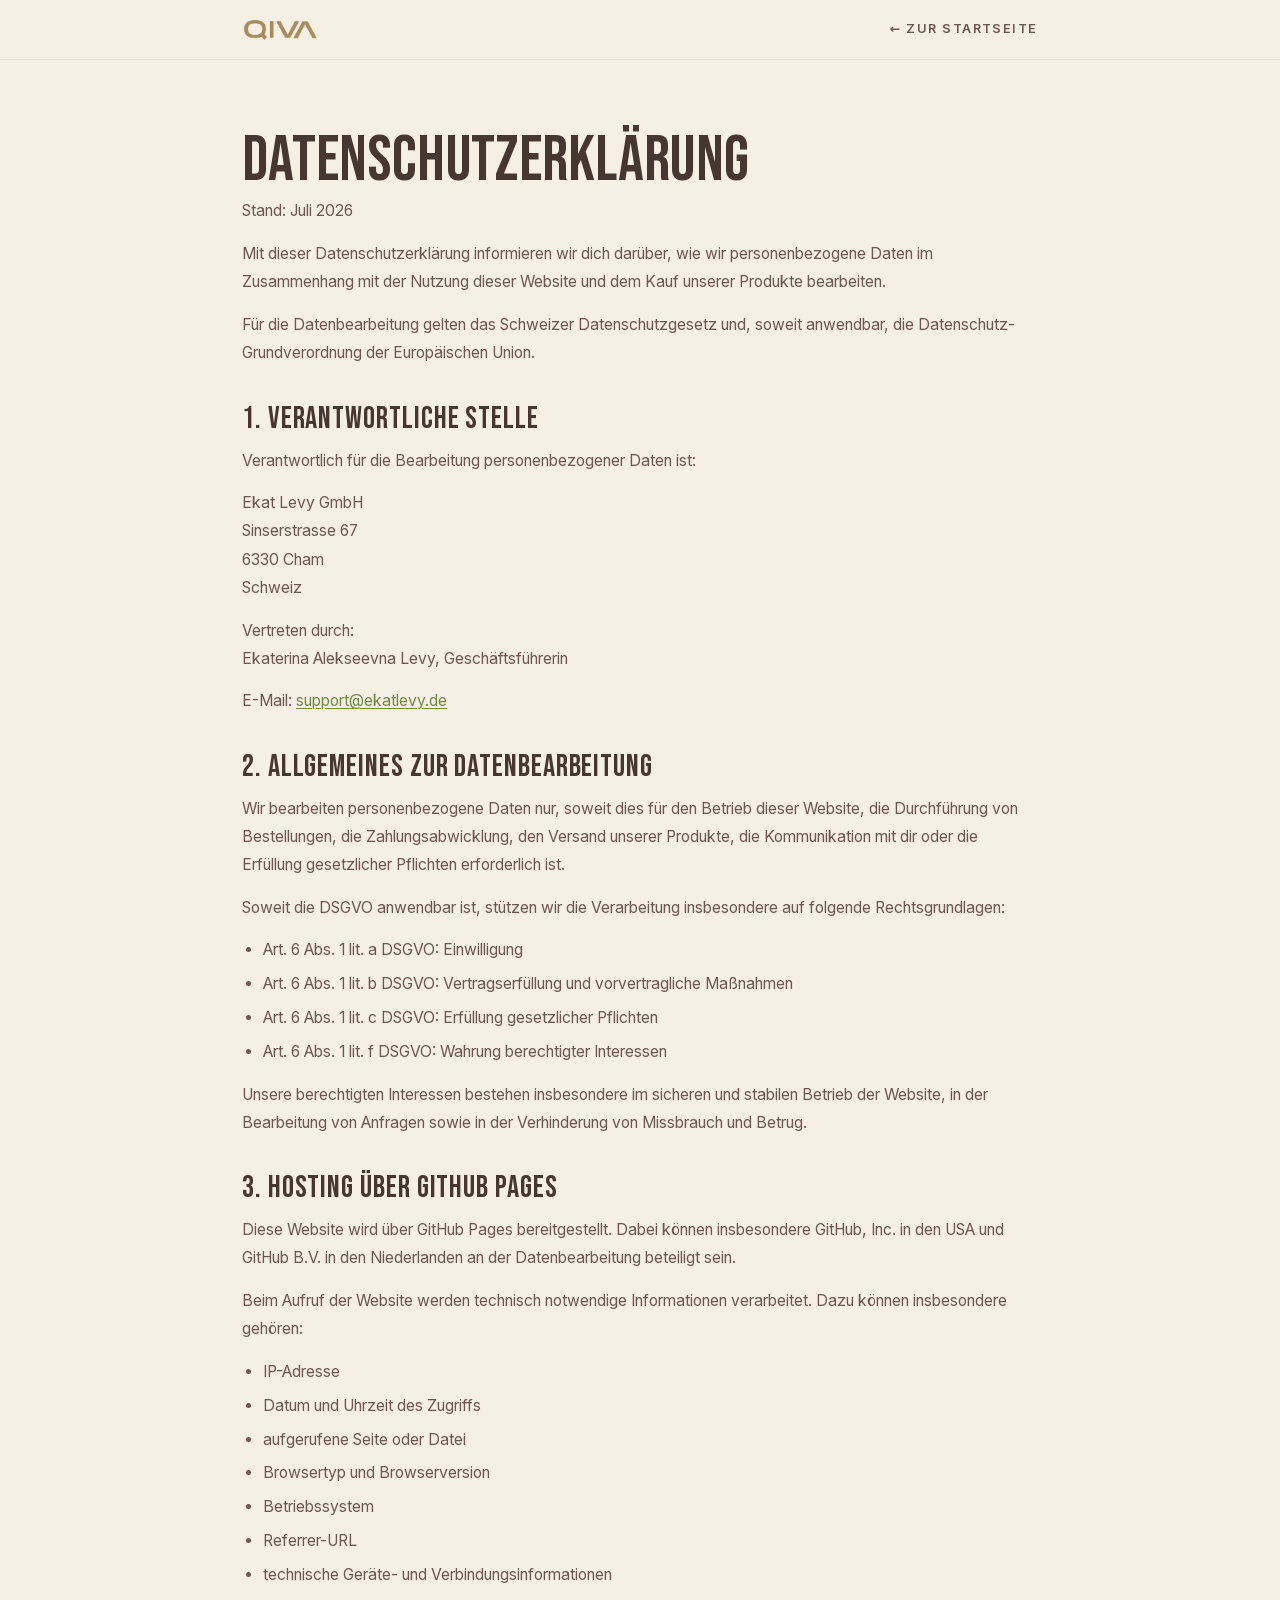
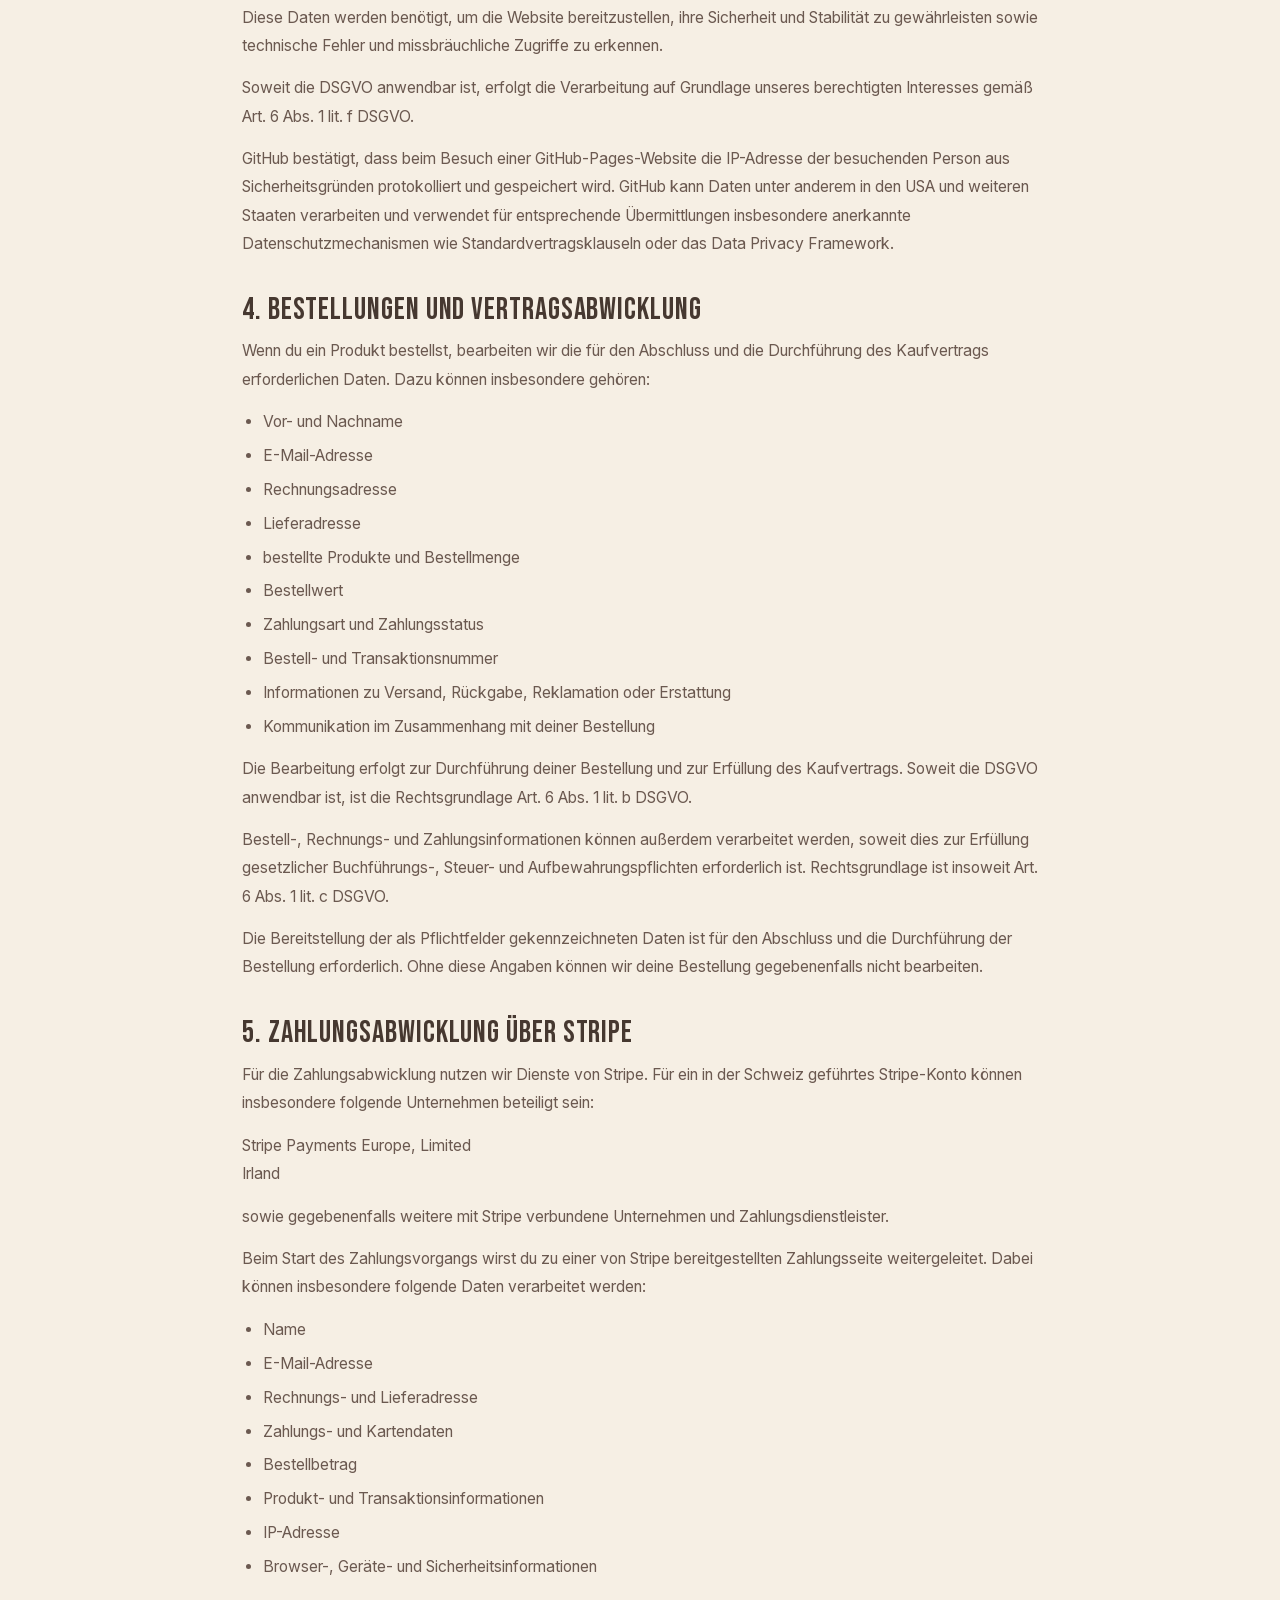
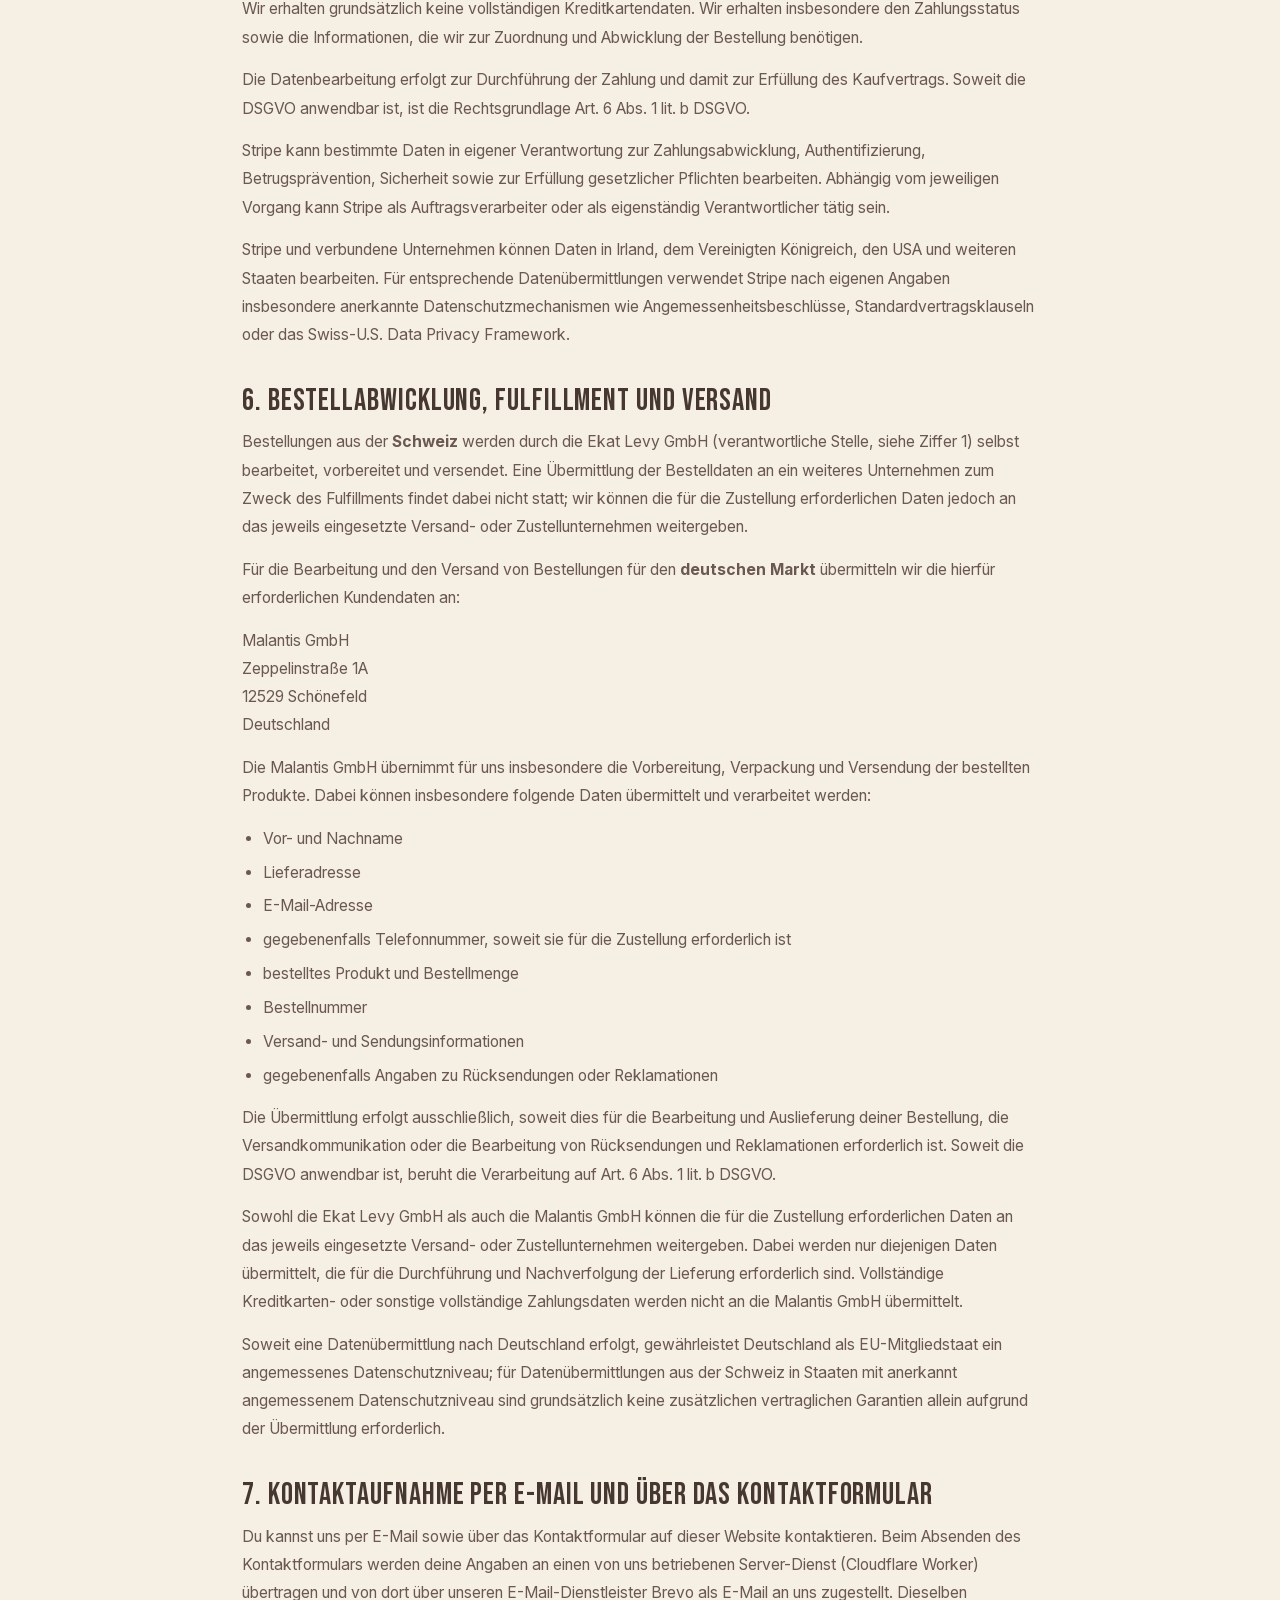
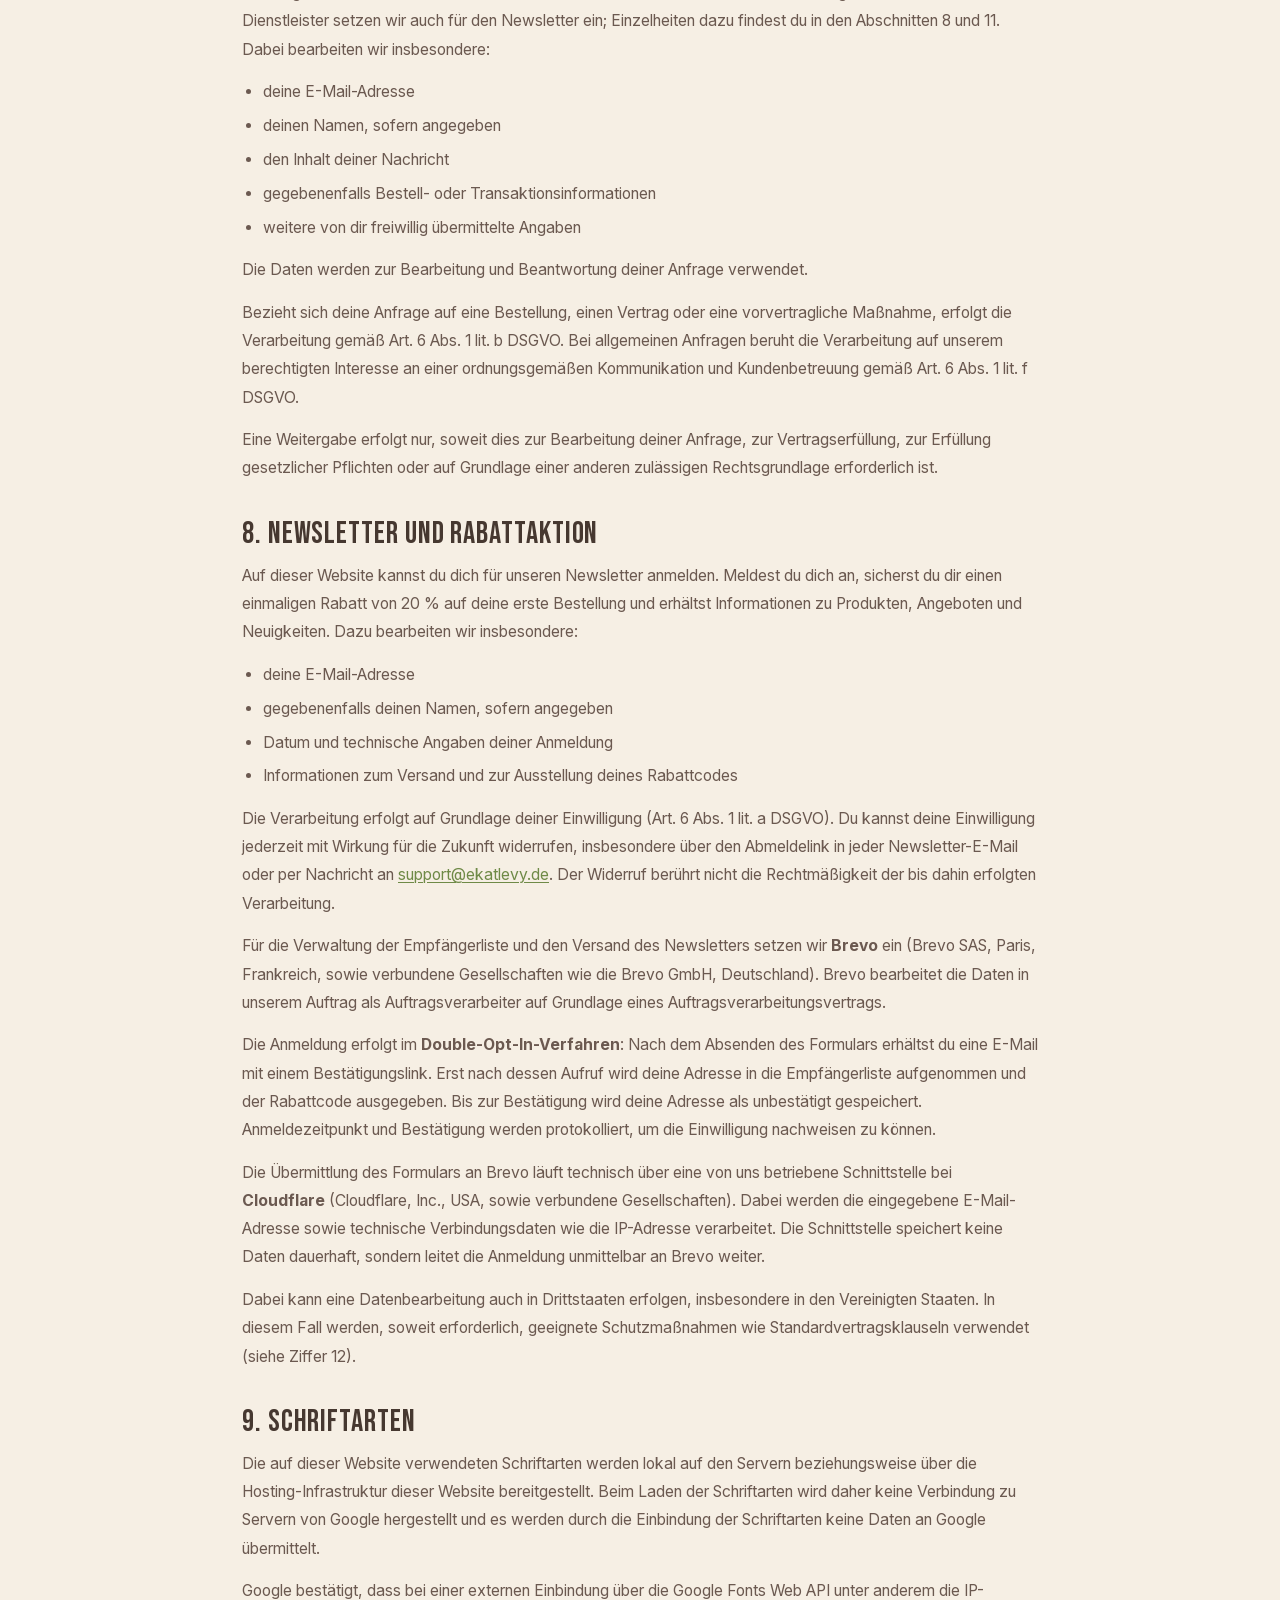
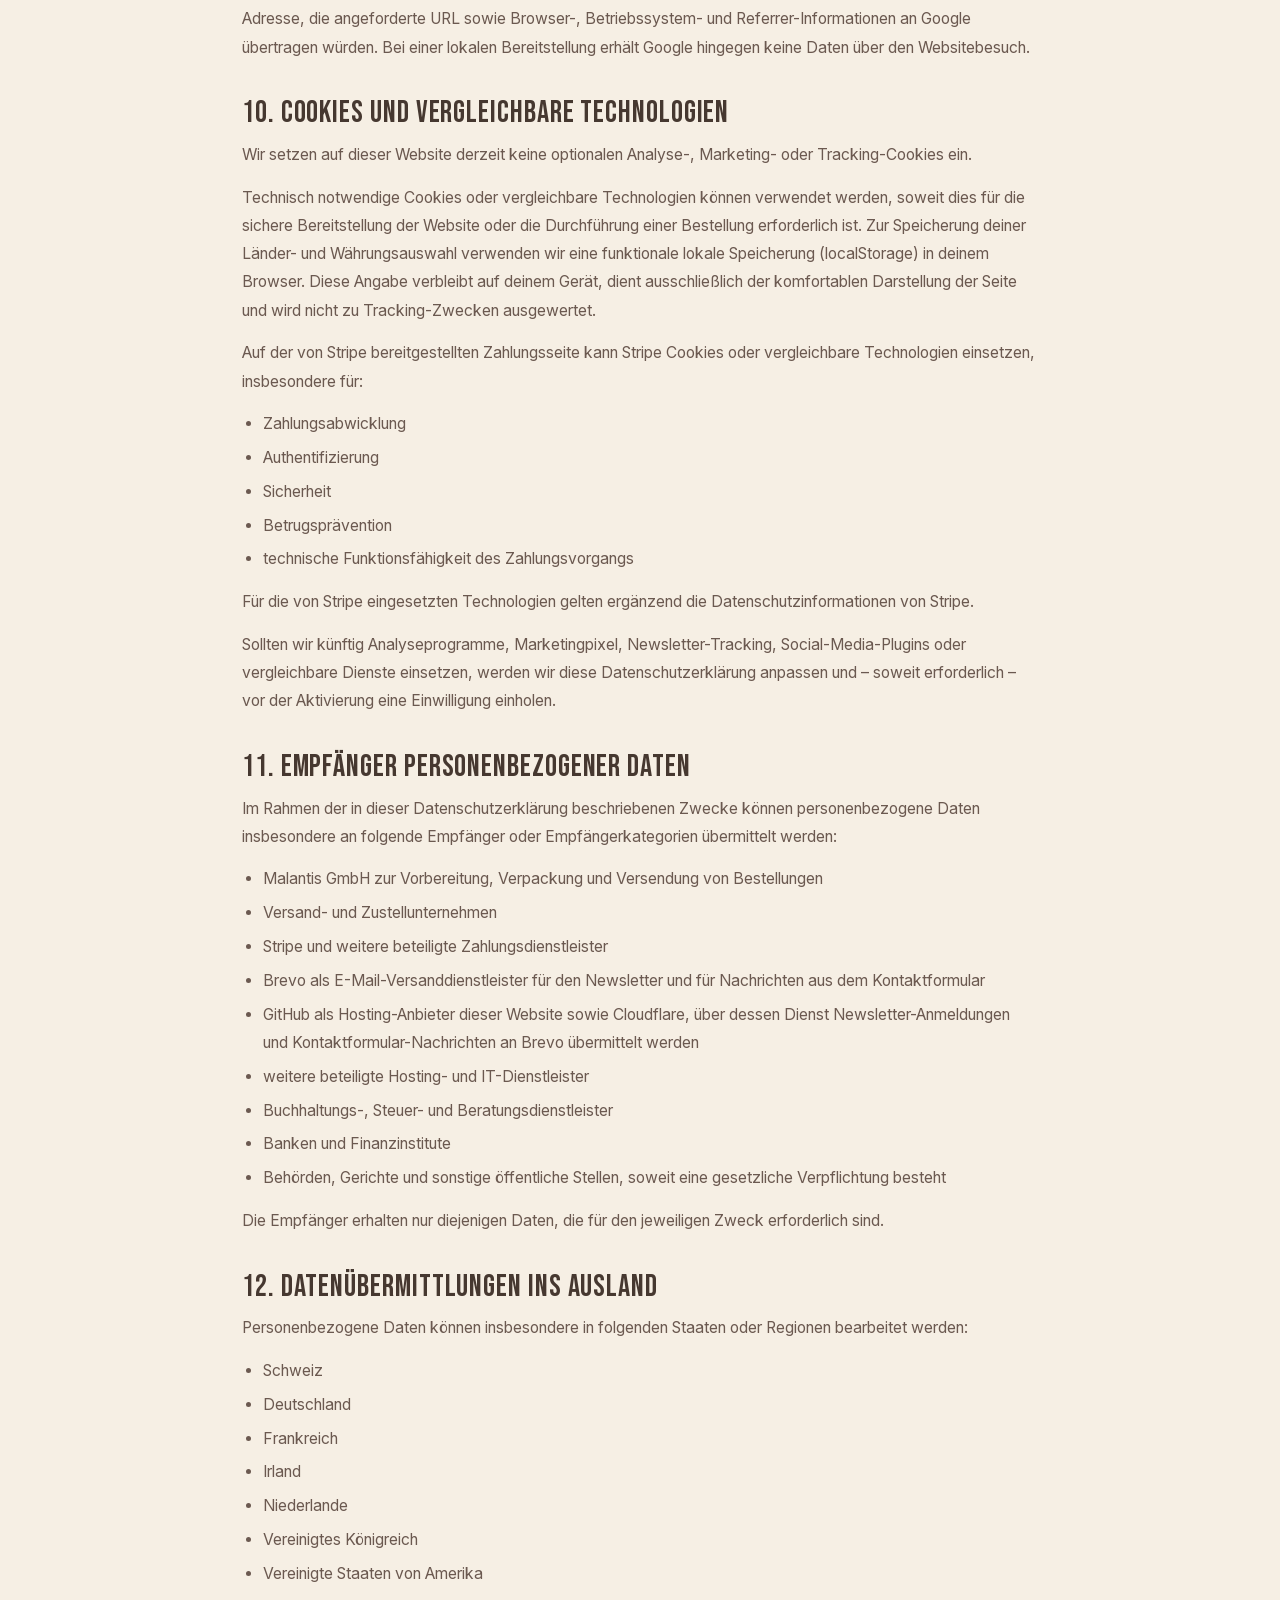
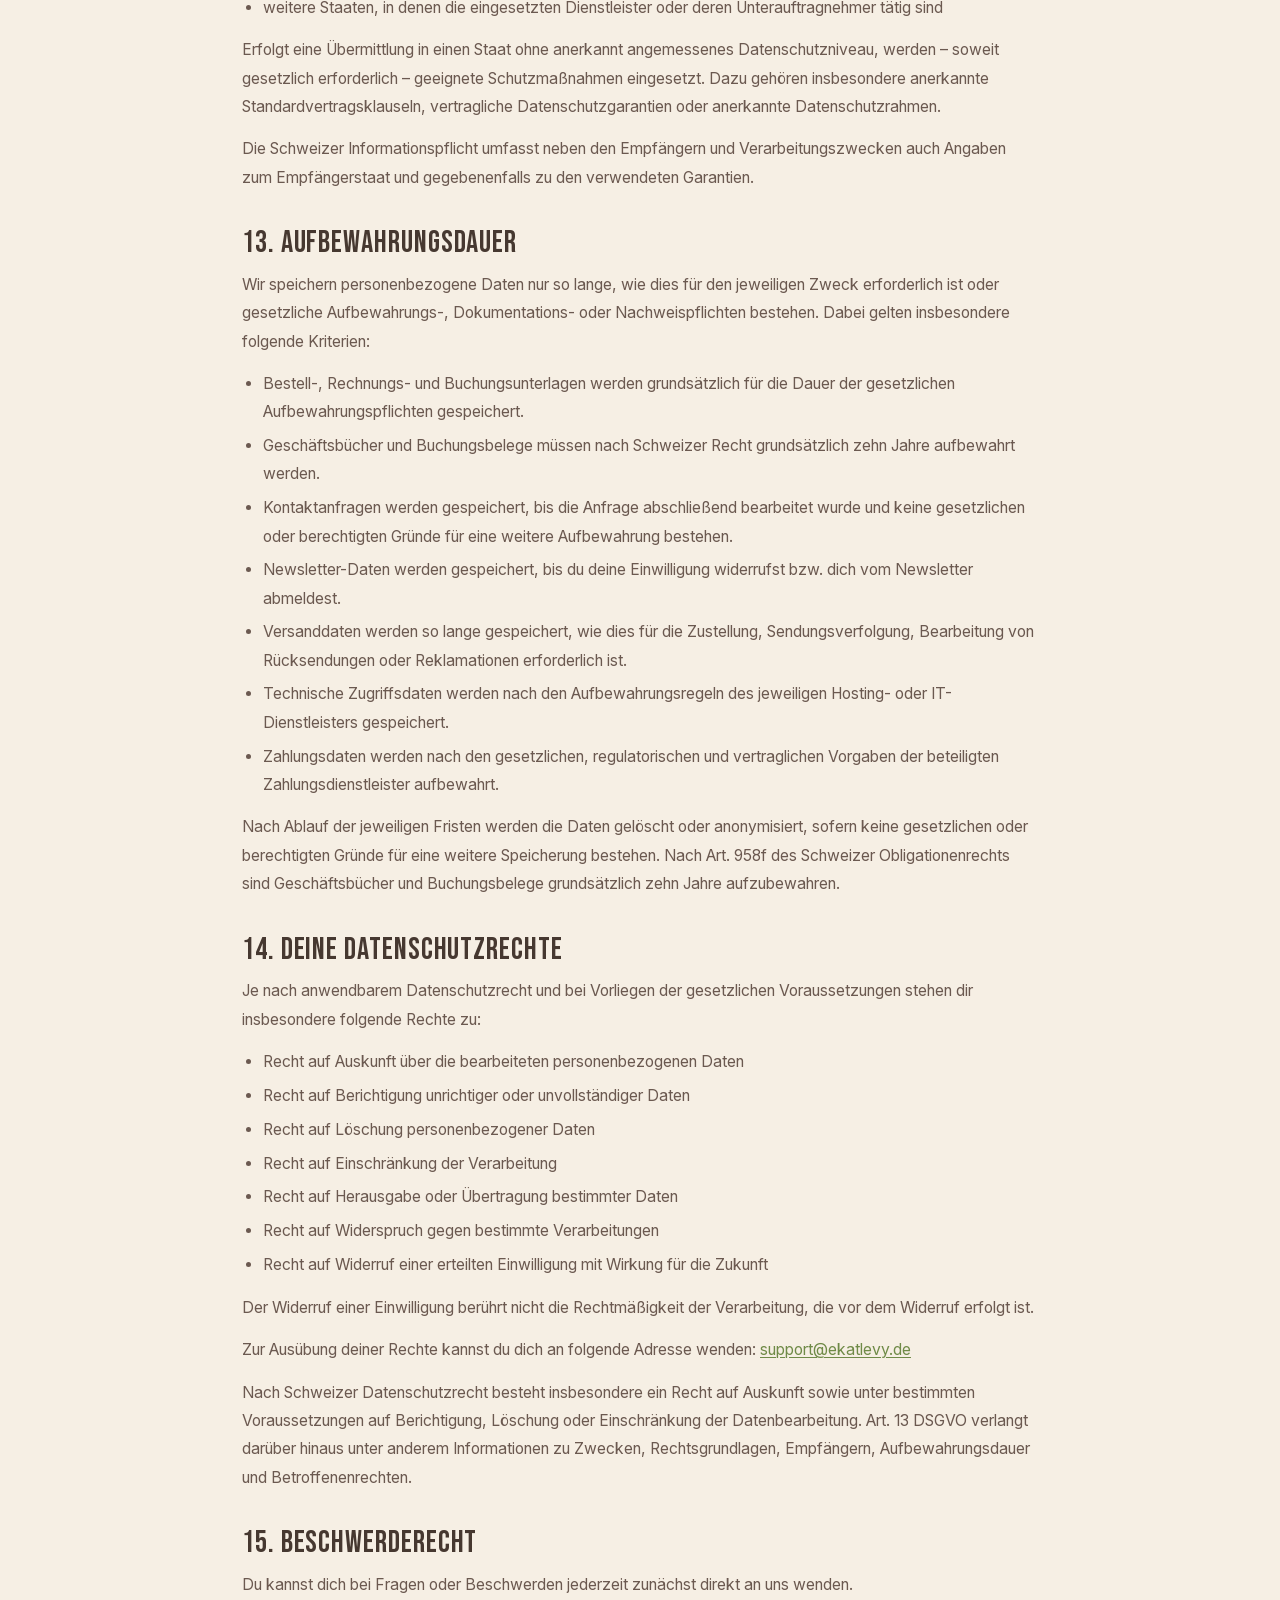
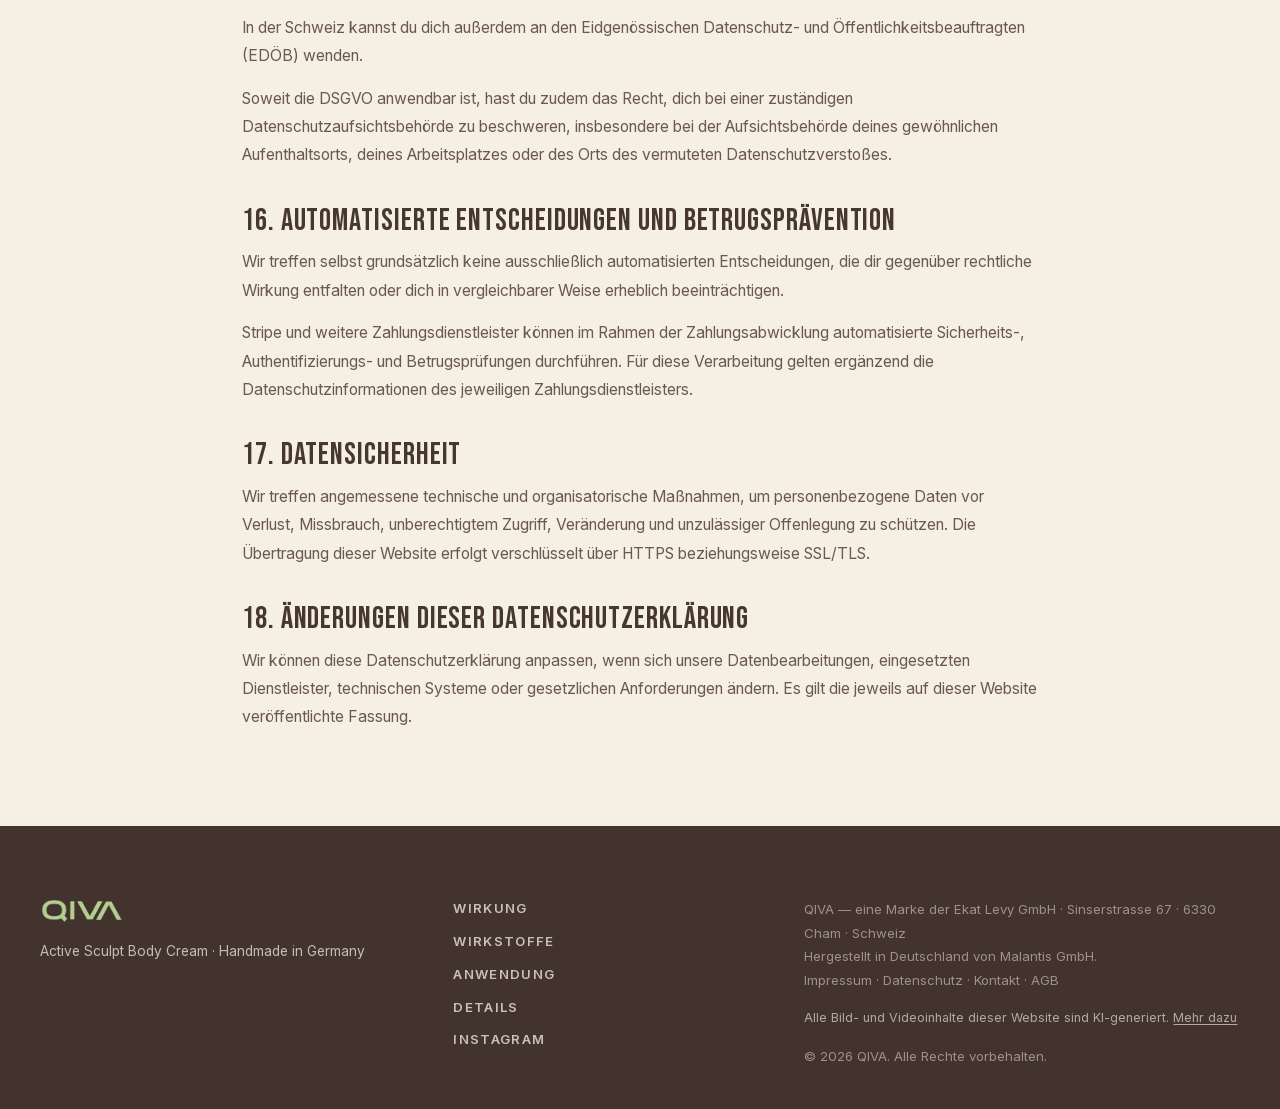
<file: datenschutz.html>
<!DOCTYPE html>
<html lang="de-CH">
<head>
  <meta charset="UTF-8" />
  <meta name="viewport" content="width=device-width, initial-scale=1.0" />
  <title>Datenschutzerklärung · QIVA Sculpt</title>
  <meta name="description" content="Datenschutzerklärung von QIVA Sculpt." />
  <meta name="robots" content="index, follow" />
  <meta name="theme-color" content="#b39896" />
  <link rel="canonical" href="https://qiva.ch/datenschutz.html" />
  <meta property="og:type" content="website" />
  <meta property="og:site_name" content="QIVA" />
  <meta property="og:locale" content="de_CH" />
  <meta property="og:url" content="https://qiva.ch/datenschutz.html" />
  <meta property="og:title" content="Datenschutzerklärung · QIVA Sculpt" />
  <meta property="og:description" content="Datenschutzerklärung von QIVA Sculpt." />
  <meta property="og:image" content="https://qiva.ch/assets/brand-gold.jpg" />
  <link rel="icon" type="image/png" sizes="32x32" href="./assets/icon-32.png" />
  <link rel="apple-touch-icon" href="./assets/icon-180.png" />
  <link rel="stylesheet" href="./css/styles.css" />
  <script type="application/ld+json">
  {
    "@context": "https://schema.org",
    "@type": "BreadcrumbList",
    "itemListElement": [
      { "@type": "ListItem", "position": 1, "name": "QIVA Sculpt", "item": "https://qiva.ch/" },
      { "@type": "ListItem", "position": 2, "name": "Datenschutzerklärung", "item": "https://qiva.ch/datenschutz.html" }
    ]
  }
  </script>
</head>
<body>

  <header class="legalbar">
    <div class="legalbar__inner">
      <a href="./index.html" aria-label="QIVA — zur Startseite">
        <img src="./assets/wordmark-bronze.png" alt="QIVA" class="legalbar__logo" />
      </a>
      <a href="./index.html" class="legalbar__back">← Zur Startseite</a>
    </div>
  </header>

  <main class="legal">
    <h1 class="legal__title">Datenschutz&shy;erklärung</h1>
    <p class="legal__updated">Stand: Juli 2026</p>

    <p>
      Mit dieser Datenschutzerklärung informieren wir dich darüber, wie wir personenbezogene Daten im
      Zusammenhang mit der Nutzung dieser Website und dem Kauf unserer Produkte bearbeiten.
    </p>
    <p>
      Für die Datenbearbeitung gelten das Schweizer Datenschutzgesetz und, soweit anwendbar, die
      Datenschutz-Grundverordnung der Europäischen Union.
    </p>

    <h2>1. Verantwortliche Stelle</h2>
    <p>Verantwortlich für die Bearbeitung personenbezogener Daten ist:</p>
    <p>
      Ekat Levy GmbH<br />
      Sinserstrasse 67<br />
      6330 Cham<br />
      Schweiz
    </p>
    <p>
      Vertreten durch:<br />
      Ekaterina Alekseevna Levy, Geschäftsführerin
    </p>
    <p>E-Mail: <a href="mailto:support@ekatlevy.de">support@ekatlevy.de</a></p>

    <h2>2. Allgemeines zur Datenbearbeitung</h2>
    <p>
      Wir bearbeiten personenbezogene Daten nur, soweit dies für den Betrieb dieser Website, die
      Durchführung von Bestellungen, die Zahlungsabwicklung, den Versand unserer Produkte, die
      Kommunikation mit dir oder die Erfüllung gesetzlicher Pflichten erforderlich ist.
    </p>
    <p>
      Soweit die DSGVO anwendbar ist, stützen wir die Verarbeitung insbesondere auf folgende
      Rechtsgrundlagen:
    </p>
    <ul>
      <li>Art. 6 Abs. 1 lit. a DSGVO: Einwilligung</li>
      <li>Art. 6 Abs. 1 lit. b DSGVO: Vertragserfüllung und vorvertragliche Maßnahmen</li>
      <li>Art. 6 Abs. 1 lit. c DSGVO: Erfüllung gesetzlicher Pflichten</li>
      <li>Art. 6 Abs. 1 lit. f DSGVO: Wahrung berechtigter Interessen</li>
    </ul>
    <p>
      Unsere berechtigten Interessen bestehen insbesondere im sicheren und stabilen Betrieb der Website,
      in der Bearbeitung von Anfragen sowie in der Verhinderung von Missbrauch und Betrug.
    </p>

    <h2>3. Hosting über GitHub Pages</h2>
    <p>
      Diese Website wird über GitHub Pages bereitgestellt. Dabei können insbesondere GitHub, Inc. in den
      USA und GitHub B.V. in den Niederlanden an der Datenbearbeitung beteiligt sein.
    </p>
    <p>Beim Aufruf der Website werden technisch notwendige Informationen verarbeitet. Dazu können insbesondere gehören:</p>
    <ul>
      <li>IP-Adresse</li>
      <li>Datum und Uhrzeit des Zugriffs</li>
      <li>aufgerufene Seite oder Datei</li>
      <li>Browsertyp und Browserversion</li>
      <li>Betriebssystem</li>
      <li>Referrer-URL</li>
      <li>technische Geräte- und Verbindungsinformationen</li>
    </ul>
    <p>
      Diese Daten werden benötigt, um die Website bereitzustellen, ihre Sicherheit und Stabilität zu
      gewährleisten sowie technische Fehler und missbräuchliche Zugriffe zu erkennen.
    </p>
    <p>
      Soweit die DSGVO anwendbar ist, erfolgt die Verarbeitung auf Grundlage unseres berechtigten
      Interesses gemäß Art. 6 Abs. 1 lit. f DSGVO.
    </p>
    <p>
      GitHub bestätigt, dass beim Besuch einer GitHub-Pages-Website die IP-Adresse der besuchenden Person
      aus Sicherheitsgründen protokolliert und gespeichert wird. GitHub kann Daten unter anderem in den
      USA und weiteren Staaten verarbeiten und verwendet für entsprechende Übermittlungen insbesondere
      anerkannte Datenschutzmechanismen wie Standardvertragsklauseln oder das Data Privacy Framework.
    </p>

    <h2>4. Bestellungen und Vertragsabwicklung</h2>
    <p>
      Wenn du ein Produkt bestellst, bearbeiten wir die für den Abschluss und die Durchführung des
      Kaufvertrags erforderlichen Daten. Dazu können insbesondere gehören:
    </p>
    <ul>
      <li>Vor- und Nachname</li>
      <li>E-Mail-Adresse</li>
      <li>Rechnungsadresse</li>
      <li>Lieferadresse</li>
      <li>bestellte Produkte und Bestellmenge</li>
      <li>Bestellwert</li>
      <li>Zahlungsart und Zahlungsstatus</li>
      <li>Bestell- und Transaktionsnummer</li>
      <li>Informationen zu Versand, Rückgabe, Reklamation oder Erstattung</li>
      <li>Kommunikation im Zusammenhang mit deiner Bestellung</li>
    </ul>
    <p>
      Die Bearbeitung erfolgt zur Durchführung deiner Bestellung und zur Erfüllung des Kaufvertrags.
      Soweit die DSGVO anwendbar ist, ist die Rechtsgrundlage Art. 6 Abs. 1 lit. b DSGVO.
    </p>
    <p>
      Bestell-, Rechnungs- und Zahlungsinformationen können außerdem verarbeitet werden, soweit dies zur
      Erfüllung gesetzlicher Buchführungs-, Steuer- und Aufbewahrungspflichten erforderlich ist.
      Rechtsgrundlage ist insoweit Art. 6 Abs. 1 lit. c DSGVO.
    </p>
    <p>
      Die Bereitstellung der als Pflichtfelder gekennzeichneten Daten ist für den Abschluss und die
      Durchführung der Bestellung erforderlich. Ohne diese Angaben können wir deine Bestellung
      gegebenenfalls nicht bearbeiten.
    </p>

    <h2>5. Zahlungsabwicklung über Stripe</h2>
    <p>
      Für die Zahlungsabwicklung nutzen wir Dienste von Stripe. Für ein in der Schweiz geführtes
      Stripe-Konto können insbesondere folgende Unternehmen beteiligt sein:
    </p>
    <p>
      Stripe Payments Europe, Limited<br />
      Irland
    </p>
    <p>sowie gegebenenfalls weitere mit Stripe verbundene Unternehmen und Zahlungsdienstleister.</p>
    <p>
      Beim Start des Zahlungsvorgangs wirst du zu einer von Stripe bereitgestellten Zahlungsseite
      weitergeleitet. Dabei können insbesondere folgende Daten verarbeitet werden:
    </p>
    <ul>
      <li>Name</li>
      <li>E-Mail-Adresse</li>
      <li>Rechnungs- und Lieferadresse</li>
      <li>Zahlungs- und Kartendaten</li>
      <li>Bestellbetrag</li>
      <li>Produkt- und Transaktionsinformationen</li>
      <li>IP-Adresse</li>
      <li>Browser-, Geräte- und Sicherheitsinformationen</li>
    </ul>
    <p>
      Wir erhalten grundsätzlich keine vollständigen Kreditkartendaten. Wir erhalten insbesondere den
      Zahlungsstatus sowie die Informationen, die wir zur Zuordnung und Abwicklung der Bestellung
      benötigen.
    </p>
    <p>
      Die Datenbearbeitung erfolgt zur Durchführung der Zahlung und damit zur Erfüllung des
      Kaufvertrags. Soweit die DSGVO anwendbar ist, ist die Rechtsgrundlage Art. 6 Abs. 1 lit. b DSGVO.
    </p>
    <p>
      Stripe kann bestimmte Daten in eigener Verantwortung zur Zahlungsabwicklung, Authentifizierung,
      Betrugsprävention, Sicherheit sowie zur Erfüllung gesetzlicher Pflichten bearbeiten. Abhängig vom
      jeweiligen Vorgang kann Stripe als Auftragsverarbeiter oder als eigenständig Verantwortlicher tätig
      sein.
    </p>
    <p>
      Stripe und verbundene Unternehmen können Daten in Irland, dem Vereinigten Königreich, den USA und
      weiteren Staaten bearbeiten. Für entsprechende Datenübermittlungen verwendet Stripe nach eigenen
      Angaben insbesondere anerkannte Datenschutzmechanismen wie Angemessenheitsbeschlüsse,
      Standardvertragsklauseln oder das Swiss-U.S. Data Privacy Framework.
    </p>

    <h2>6. Bestellabwicklung, Fulfillment und Versand</h2>
    <p>
      Bestellungen aus der <strong>Schweiz</strong> werden durch die Ekat Levy GmbH (verantwortliche
      Stelle, siehe Ziffer 1) selbst bearbeitet, vorbereitet und versendet. Eine Übermittlung der
      Bestelldaten an ein weiteres Unternehmen zum Zweck des Fulfillments findet dabei nicht statt; wir
      können die für die Zustellung erforderlichen Daten jedoch an das jeweils eingesetzte Versand- oder
      Zustellunternehmen weitergeben.
    </p>
    <p>
      Für die Bearbeitung und den Versand von Bestellungen für den <strong>deutschen Markt</strong>
      übermitteln wir die hierfür erforderlichen Kundendaten an:
    </p>
    <p>
      Malantis GmbH<br />
      Zeppelinstraße 1A<br />
      12529 Schönefeld<br />
      Deutschland
    </p>
    <p>
      Die Malantis GmbH übernimmt für uns insbesondere die Vorbereitung, Verpackung und Versendung der
      bestellten Produkte. Dabei können insbesondere folgende Daten übermittelt und verarbeitet werden:
    </p>
    <ul>
      <li>Vor- und Nachname</li>
      <li>Lieferadresse</li>
      <li>E-Mail-Adresse</li>
      <li>gegebenenfalls Telefonnummer, soweit sie für die Zustellung erforderlich ist</li>
      <li>bestelltes Produkt und Bestellmenge</li>
      <li>Bestellnummer</li>
      <li>Versand- und Sendungsinformationen</li>
      <li>gegebenenfalls Angaben zu Rücksendungen oder Reklamationen</li>
    </ul>
    <p>
      Die Übermittlung erfolgt ausschließlich, soweit dies für die Bearbeitung und Auslieferung deiner
      Bestellung, die Versandkommunikation oder die Bearbeitung von Rücksendungen und Reklamationen
      erforderlich ist. Soweit die DSGVO anwendbar ist, beruht die Verarbeitung auf Art. 6 Abs. 1 lit. b
      DSGVO.
    </p>
    <p>
      Sowohl die Ekat Levy GmbH als auch die Malantis GmbH können die für die Zustellung erforderlichen
      Daten an das jeweils eingesetzte Versand- oder Zustellunternehmen weitergeben. Dabei werden nur
      diejenigen Daten übermittelt, die für die Durchführung und Nachverfolgung der Lieferung
      erforderlich sind. Vollständige Kreditkarten- oder sonstige vollständige Zahlungsdaten werden nicht
      an die Malantis GmbH übermittelt.
    </p>
    <p>
      Soweit eine Datenübermittlung nach Deutschland erfolgt, gewährleistet Deutschland als
      EU-Mitgliedstaat ein angemessenes Datenschutzniveau; für Datenübermittlungen aus der Schweiz in
      Staaten mit anerkannt angemessenem Datenschutzniveau sind grundsätzlich keine zusätzlichen
      vertraglichen Garantien allein aufgrund der Übermittlung erforderlich.
    </p>

    <h2>7. Kontaktaufnahme per E-Mail und über das Kontaktformular</h2>
    <p>
      Du kannst uns per E-Mail sowie über das Kontaktformular auf dieser Website kontaktieren. Beim
      Absenden des Kontaktformulars werden deine Angaben an einen von uns betriebenen Server-Dienst
      (Cloudflare Worker) übertragen und von dort über unseren E-Mail-Dienstleister Brevo als E-Mail an
      uns zugestellt. Dieselben Dienstleister setzen wir auch für den Newsletter ein; Einzelheiten dazu
      findest du in den Abschnitten 8 und 11. Dabei bearbeiten wir insbesondere:
    </p>
    <ul>
      <li>deine E-Mail-Adresse</li>
      <li>deinen Namen, sofern angegeben</li>
      <li>den Inhalt deiner Nachricht</li>
      <li>gegebenenfalls Bestell- oder Transaktionsinformationen</li>
      <li>weitere von dir freiwillig übermittelte Angaben</li>
    </ul>
    <p>Die Daten werden zur Bearbeitung und Beantwortung deiner Anfrage verwendet.</p>
    <p>
      Bezieht sich deine Anfrage auf eine Bestellung, einen Vertrag oder eine vorvertragliche Maßnahme,
      erfolgt die Verarbeitung gemäß Art. 6 Abs. 1 lit. b DSGVO. Bei allgemeinen Anfragen beruht die
      Verarbeitung auf unserem berechtigten Interesse an einer ordnungsgemäßen Kommunikation und
      Kundenbetreuung gemäß Art. 6 Abs. 1 lit. f DSGVO.
    </p>
    <p>
      Eine Weitergabe erfolgt nur, soweit dies zur Bearbeitung deiner Anfrage, zur Vertragserfüllung, zur
      Erfüllung gesetzlicher Pflichten oder auf Grundlage einer anderen zulässigen Rechtsgrundlage
      erforderlich ist.
    </p>

    <h2>8. Newsletter und Rabattaktion</h2>
    <p>
      Auf dieser Website kannst du dich für unseren Newsletter anmelden. Meldest du dich an, sicherst du
      dir einen einmaligen Rabatt von 20&nbsp;% auf deine erste Bestellung und erhältst Informationen zu
      Produkten, Angeboten und Neuigkeiten. Dazu bearbeiten wir insbesondere:
    </p>
    <ul>
      <li>deine E-Mail-Adresse</li>
      <li>gegebenenfalls deinen Namen, sofern angegeben</li>
      <li>Datum und technische Angaben deiner Anmeldung</li>
      <li>Informationen zum Versand und zur Ausstellung deines Rabattcodes</li>
    </ul>
    <p>
      Die Verarbeitung erfolgt auf Grundlage deiner Einwilligung (Art. 6 Abs. 1 lit. a DSGVO). Du kannst
      deine Einwilligung jederzeit mit Wirkung für die Zukunft widerrufen, insbesondere über den
      Abmeldelink in jeder Newsletter-E-Mail oder per Nachricht an
      <a href="mailto:support@ekatlevy.de">support@ekatlevy.de</a>. Der Widerruf berührt nicht die
      Rechtmäßigkeit der bis dahin erfolgten Verarbeitung.
    </p>
    <p>
      Für die Verwaltung der Empfängerliste und den Versand des Newsletters setzen wir
      <strong>Brevo</strong> ein (Brevo SAS, Paris, Frankreich, sowie verbundene Gesellschaften wie die
      Brevo GmbH, Deutschland). Brevo bearbeitet die Daten in unserem Auftrag als Auftragsverarbeiter
      auf Grundlage eines Auftragsverarbeitungsvertrags.
    </p>
    <p>
      Die Anmeldung erfolgt im <strong>Double-Opt-In-Verfahren</strong>: Nach dem Absenden des Formulars
      erhältst du eine E-Mail mit einem Bestätigungslink. Erst nach dessen Aufruf wird deine Adresse in
      die Empfängerliste aufgenommen und der Rabattcode ausgegeben. Bis zur Bestätigung wird deine
      Adresse als unbestätigt gespeichert. Anmeldezeitpunkt und Bestätigung werden protokolliert, um die
      Einwilligung nachweisen zu können.
    </p>
    <p>
      Die Übermittlung des Formulars an Brevo läuft technisch über eine von uns betriebene Schnittstelle
      bei <strong>Cloudflare</strong> (Cloudflare, Inc., USA, sowie verbundene Gesellschaften). Dabei
      werden die eingegebene E-Mail-Adresse sowie technische Verbindungsdaten wie die IP-Adresse
      verarbeitet. Die Schnittstelle speichert keine Daten dauerhaft, sondern leitet die Anmeldung
      unmittelbar an Brevo weiter.
    </p>
    <p>
      Dabei kann eine Datenbearbeitung auch in Drittstaaten erfolgen, insbesondere in den Vereinigten
      Staaten. In diesem Fall werden, soweit erforderlich, geeignete Schutzmaßnahmen wie
      Standardvertragsklauseln verwendet (siehe Ziffer 12).
    </p>

    <h2>9. Schriftarten</h2>
    <p>
      Die auf dieser Website verwendeten Schriftarten werden lokal auf den Servern beziehungsweise über
      die Hosting-Infrastruktur dieser Website bereitgestellt. Beim Laden der Schriftarten wird daher
      keine Verbindung zu Servern von Google hergestellt und es werden durch die Einbindung der
      Schriftarten keine Daten an Google übermittelt.
    </p>
    <p>
      Google bestätigt, dass bei einer externen Einbindung über die Google Fonts Web API unter anderem
      die IP-Adresse, die angeforderte URL sowie Browser-, Betriebssystem- und Referrer-Informationen an
      Google übertragen würden. Bei einer lokalen Bereitstellung erhält Google hingegen keine Daten über
      den Websitebesuch.
    </p>

    <h2>10. Cookies und vergleichbare Technologien</h2>
    <p>
      Wir setzen auf dieser Website derzeit keine optionalen Analyse-, Marketing- oder Tracking-Cookies
      ein.
    </p>
    <p>
      Technisch notwendige Cookies oder vergleichbare Technologien können verwendet werden, soweit dies
      für die sichere Bereitstellung der Website oder die Durchführung einer Bestellung erforderlich ist.
      Zur Speicherung deiner Länder- und Währungsauswahl verwenden wir eine funktionale lokale
      Speicherung (localStorage) in deinem Browser. Diese Angabe verbleibt auf deinem Gerät, dient
      ausschließlich der komfortablen Darstellung der Seite und wird nicht zu Tracking-Zwecken
      ausgewertet.
    </p>
    <p>
      Auf der von Stripe bereitgestellten Zahlungsseite kann Stripe Cookies oder vergleichbare
      Technologien einsetzen, insbesondere für:
    </p>
    <ul>
      <li>Zahlungsabwicklung</li>
      <li>Authentifizierung</li>
      <li>Sicherheit</li>
      <li>Betrugsprävention</li>
      <li>technische Funktionsfähigkeit des Zahlungsvorgangs</li>
    </ul>
    <p>Für die von Stripe eingesetzten Technologien gelten ergänzend die Datenschutzinformationen von Stripe.</p>
    <p>
      Sollten wir künftig Analyseprogramme, Marketingpixel, Newsletter-Tracking, Social-Media-Plugins
      oder vergleichbare Dienste einsetzen, werden wir diese Datenschutzerklärung anpassen und – soweit
      erforderlich – vor der Aktivierung eine Einwilligung einholen.
    </p>

    <h2>11. Empfänger personenbezogener Daten</h2>
    <p>
      Im Rahmen der in dieser Datenschutzerklärung beschriebenen Zwecke können personenbezogene Daten
      insbesondere an folgende Empfänger oder Empfängerkategorien übermittelt werden:
    </p>
    <ul>
      <li>Malantis GmbH zur Vorbereitung, Verpackung und Versendung von Bestellungen</li>
      <li>Versand- und Zustellunternehmen</li>
      <li>Stripe und weitere beteiligte Zahlungsdienstleister</li>
      <li>Brevo als E-Mail-Versanddienstleister für den Newsletter und für Nachrichten aus dem Kontaktformular</li>
      <li>GitHub als Hosting-Anbieter dieser Website sowie Cloudflare, über dessen Dienst Newsletter-Anmeldungen
        und Kontaktformular-Nachrichten an Brevo übermittelt werden</li>
      <li>weitere beteiligte Hosting- und IT-Dienstleister</li>
      <li>Buchhaltungs-, Steuer- und Beratungsdienstleister</li>
      <li>Banken und Finanzinstitute</li>
      <li>Behörden, Gerichte und sonstige öffentliche Stellen, soweit eine gesetzliche Verpflichtung besteht</li>
    </ul>
    <p>Die Empfänger erhalten nur diejenigen Daten, die für den jeweiligen Zweck erforderlich sind.</p>

    <h2>12. Datenübermittlungen ins Ausland</h2>
    <p>Personenbezogene Daten können insbesondere in folgenden Staaten oder Regionen bearbeitet werden:</p>
    <ul>
      <li>Schweiz</li>
      <li>Deutschland</li>
      <li>Frankreich</li>
      <li>Irland</li>
      <li>Niederlande</li>
      <li>Vereinigtes Königreich</li>
      <li>Vereinigte Staaten von Amerika</li>
      <li>weitere Staaten, in denen die eingesetzten Dienstleister oder deren Unterauftragnehmer tätig sind</li>
    </ul>
    <p>
      Erfolgt eine Übermittlung in einen Staat ohne anerkannt angemessenes Datenschutzniveau, werden –
      soweit gesetzlich erforderlich – geeignete Schutzmaßnahmen eingesetzt. Dazu gehören insbesondere
      anerkannte Standardvertragsklauseln, vertragliche Datenschutzgarantien oder anerkannte
      Datenschutzrahmen.
    </p>
    <p>
      Die Schweizer Informationspflicht umfasst neben den Empfängern und Verarbeitungszwecken auch
      Angaben zum Empfängerstaat und gegebenenfalls zu den verwendeten Garantien.
    </p>

    <h2>13. Aufbewahrungsdauer</h2>
    <p>
      Wir speichern personenbezogene Daten nur so lange, wie dies für den jeweiligen Zweck erforderlich
      ist oder gesetzliche Aufbewahrungs-, Dokumentations- oder Nachweispflichten bestehen. Dabei gelten
      insbesondere folgende Kriterien:
    </p>
    <ul>
      <li>Bestell-, Rechnungs- und Buchungsunterlagen werden grundsätzlich für die Dauer der gesetzlichen Aufbewahrungspflichten gespeichert.</li>
      <li>Geschäftsbücher und Buchungsbelege müssen nach Schweizer Recht grundsätzlich zehn Jahre aufbewahrt werden.</li>
      <li>Kontaktanfragen werden gespeichert, bis die Anfrage abschließend bearbeitet wurde und keine gesetzlichen oder berechtigten Gründe für eine weitere Aufbewahrung bestehen.</li>
      <li>Newsletter-Daten werden gespeichert, bis du deine Einwilligung widerrufst bzw. dich vom Newsletter abmeldest.</li>
      <li>Versanddaten werden so lange gespeichert, wie dies für die Zustellung, Sendungsverfolgung, Bearbeitung von Rücksendungen oder Reklamationen erforderlich ist.</li>
      <li>Technische Zugriffsdaten werden nach den Aufbewahrungsregeln des jeweiligen Hosting- oder IT-Dienstleisters gespeichert.</li>
      <li>Zahlungsdaten werden nach den gesetzlichen, regulatorischen und vertraglichen Vorgaben der beteiligten Zahlungsdienstleister aufbewahrt.</li>
    </ul>
    <p>
      Nach Ablauf der jeweiligen Fristen werden die Daten gelöscht oder anonymisiert, sofern keine
      gesetzlichen oder berechtigten Gründe für eine weitere Speicherung bestehen. Nach Art. 958f des
      Schweizer Obligationenrechts sind Geschäftsbücher und Buchungsbelege grundsätzlich zehn Jahre
      aufzubewahren.
    </p>

    <h2>14. Deine Datenschutzrechte</h2>
    <p>
      Je nach anwendbarem Datenschutzrecht und bei Vorliegen der gesetzlichen Voraussetzungen stehen dir
      insbesondere folgende Rechte zu:
    </p>
    <ul>
      <li>Recht auf Auskunft über die bearbeiteten personenbezogenen Daten</li>
      <li>Recht auf Berichtigung unrichtiger oder unvollständiger Daten</li>
      <li>Recht auf Löschung personenbezogener Daten</li>
      <li>Recht auf Einschränkung der Verarbeitung</li>
      <li>Recht auf Herausgabe oder Übertragung bestimmter Daten</li>
      <li>Recht auf Widerspruch gegen bestimmte Verarbeitungen</li>
      <li>Recht auf Widerruf einer erteilten Einwilligung mit Wirkung für die Zukunft</li>
    </ul>
    <p>
      Der Widerruf einer Einwilligung berührt nicht die Rechtmäßigkeit der Verarbeitung, die vor dem
      Widerruf erfolgt ist.
    </p>
    <p>
      Zur Ausübung deiner Rechte kannst du dich an folgende Adresse wenden:
      <a href="mailto:support@ekatlevy.de">support@ekatlevy.de</a>
    </p>
    <p>
      Nach Schweizer Datenschutzrecht besteht insbesondere ein Recht auf Auskunft sowie unter bestimmten
      Voraussetzungen auf Berichtigung, Löschung oder Einschränkung der Datenbearbeitung. Art. 13 DSGVO
      verlangt darüber hinaus unter anderem Informationen zu Zwecken, Rechtsgrundlagen, Empfängern,
      Aufbewahrungsdauer und Betroffenenrechten.
    </p>

    <h2>15. Beschwerderecht</h2>
    <p>Du kannst dich bei Fragen oder Beschwerden jederzeit zunächst direkt an uns wenden.</p>
    <p>In der Schweiz kannst du dich außerdem an den Eidgenössischen Datenschutz- und Öffentlichkeitsbeauftragten (EDÖB) wenden.</p>
    <p>
      Soweit die DSGVO anwendbar ist, hast du zudem das Recht, dich bei einer zuständigen
      Datenschutzaufsichtsbehörde zu beschweren, insbesondere bei der Aufsichtsbehörde deines
      gewöhnlichen Aufenthaltsorts, deines Arbeitsplatzes oder des Orts des vermuteten
      Datenschutzverstoßes.
    </p>

    <h2>16. Automatisierte Entscheidungen und Betrugsprävention</h2>
    <p>
      Wir treffen selbst grundsätzlich keine ausschließlich automatisierten Entscheidungen, die dir
      gegenüber rechtliche Wirkung entfalten oder dich in vergleichbarer Weise erheblich beeinträchtigen.
    </p>
    <p>
      Stripe und weitere Zahlungsdienstleister können im Rahmen der Zahlungsabwicklung automatisierte
      Sicherheits-, Authentifizierungs- und Betrugsprüfungen durchführen. Für diese Verarbeitung gelten
      ergänzend die Datenschutzinformationen des jeweiligen Zahlungsdienstleisters.
    </p>

    <h2>17. Datensicherheit</h2>
    <p>
      Wir treffen angemessene technische und organisatorische Maßnahmen, um personenbezogene Daten vor
      Verlust, Missbrauch, unberechtigtem Zugriff, Veränderung und unzulässiger Offenlegung zu schützen.
      Die Übertragung dieser Website erfolgt verschlüsselt über HTTPS beziehungsweise SSL/TLS.
    </p>

    <h2>18. Änderungen dieser Datenschutzerklärung</h2>
    <p>
      Wir können diese Datenschutzerklärung anpassen, wenn sich unsere Datenbearbeitungen, eingesetzten
      Dienstleister, technischen Systeme oder gesetzlichen Anforderungen ändern. Es gilt die jeweils auf
      dieser Website veröffentlichte Fassung.
    </p>
  </main>

  <footer class="footer">
    <div class="footer__inner">
      <div class="footer__brand">
        <img src="./assets/wordmark-mint.png" alt="QIVA" class="footer__logo" />
        <p>Active Sculpt Body Cream · Handmade in Germany</p>
      </div>
      <nav class="footer__nav" aria-label="Footer">
        <a href="./index.html#wirkung">Wirkung</a>
        <a href="./index.html#wirkstoffe">Wirkstoffe</a>
        <a href="./index.html#anwendung">Anwendung</a>
        <a href="./index.html#details">Details</a>
        <a href="https://www.instagram.com/qiva.care?igsh=MTE3dmFuZ2Z1cHRscQ%3D%3D&amp;utm_source=qr" target="_blank" rel="noopener">Instagram</a>
      </nav>
      <div class="footer__legal">
        <p>QIVA — eine Marke der Ekat Levy GmbH · Sinserstrasse 67 · 6330 Cham · Schweiz<br />
          Hergestellt in Deutschland von Malantis GmbH.</p>
        <p class="footer__links">
          <a href="./impressum.html">Impressum</a> · <a href="./datenschutz.html">Datenschutz</a> · <a href="./kontakt.html">Kontakt</a> · <a href="./agb.html">AGB</a>
        </p>
        <p class="footer__ai">Alle Bild- und Videoinhalte dieser Website sind KI-generiert. <a href="./impressum.html#ki">Mehr dazu</a></p>
          <p class="footer__copy">© <span id="year">2026</span> QIVA. Alle Rechte vorbehalten.</p>
      </div>
    </div>
  </footer>

  <script src="./js/main.js" defer></script>
</body>
</html>
</file>
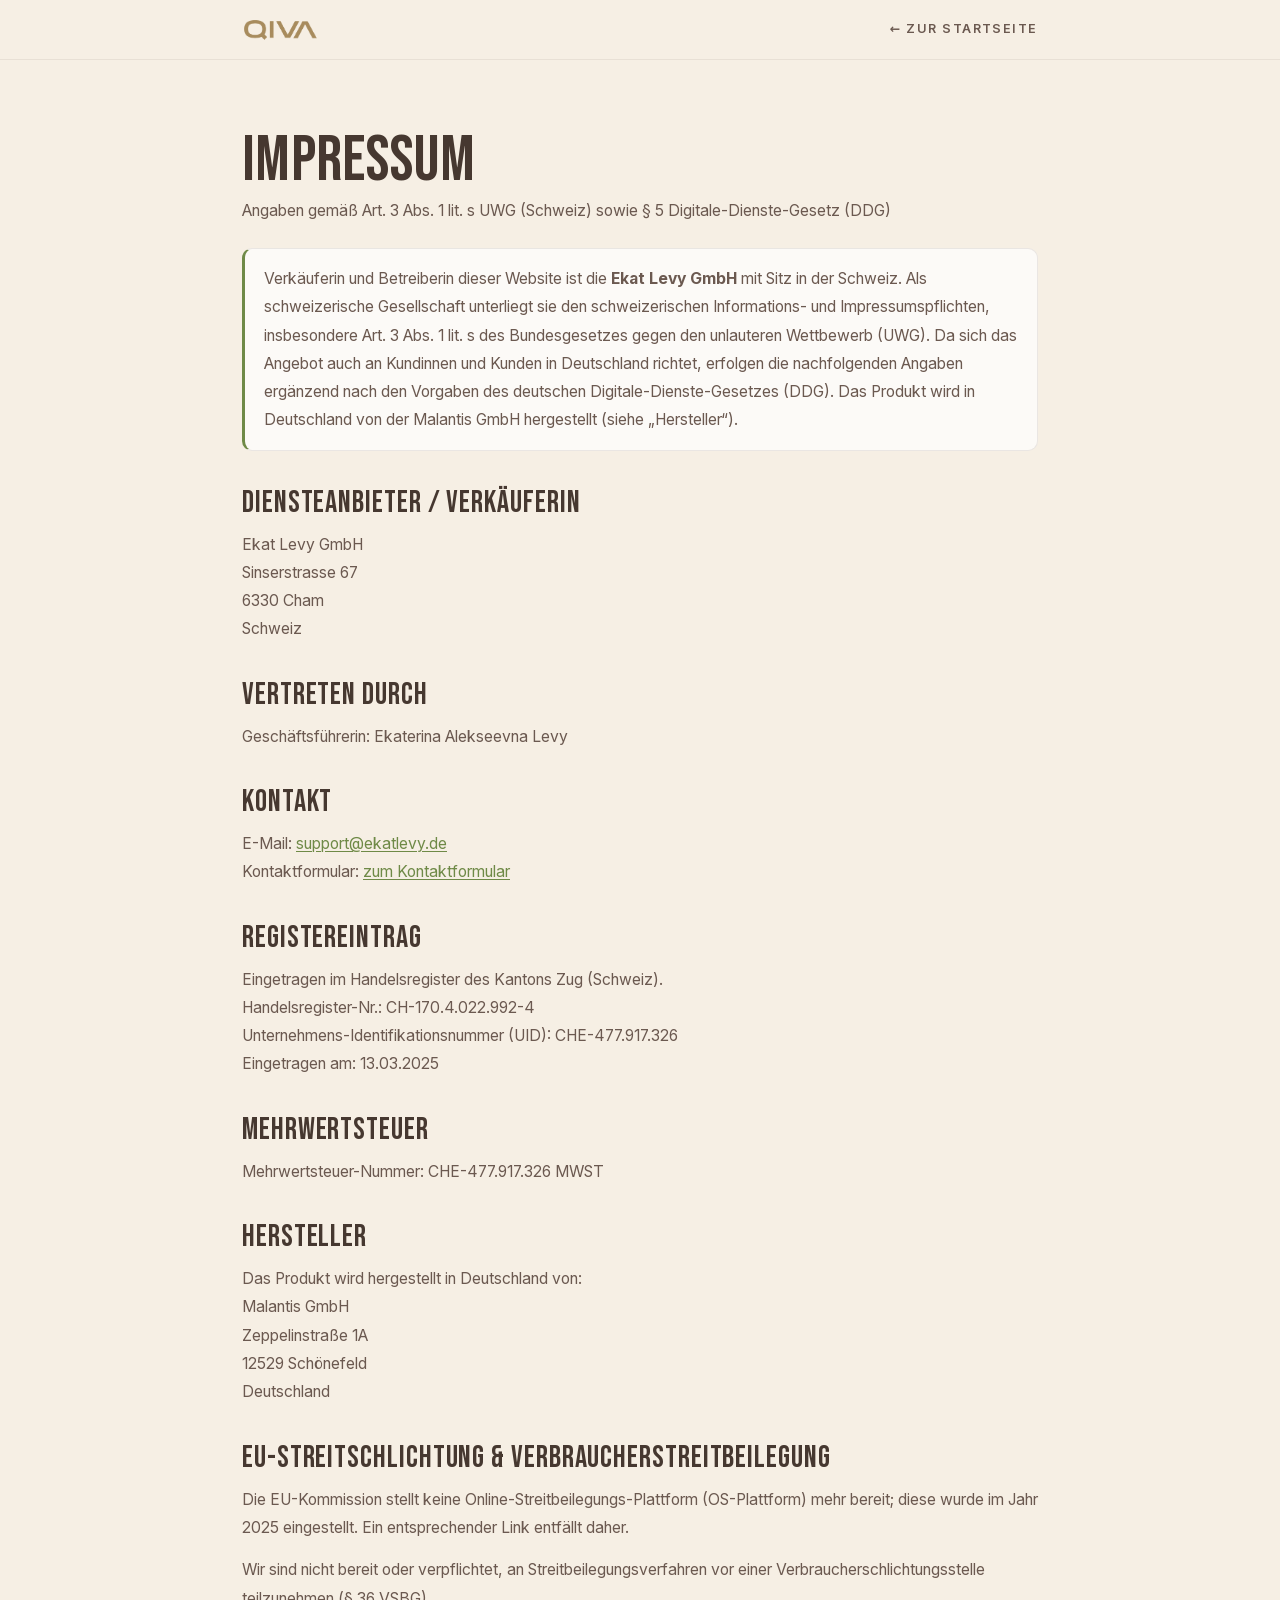
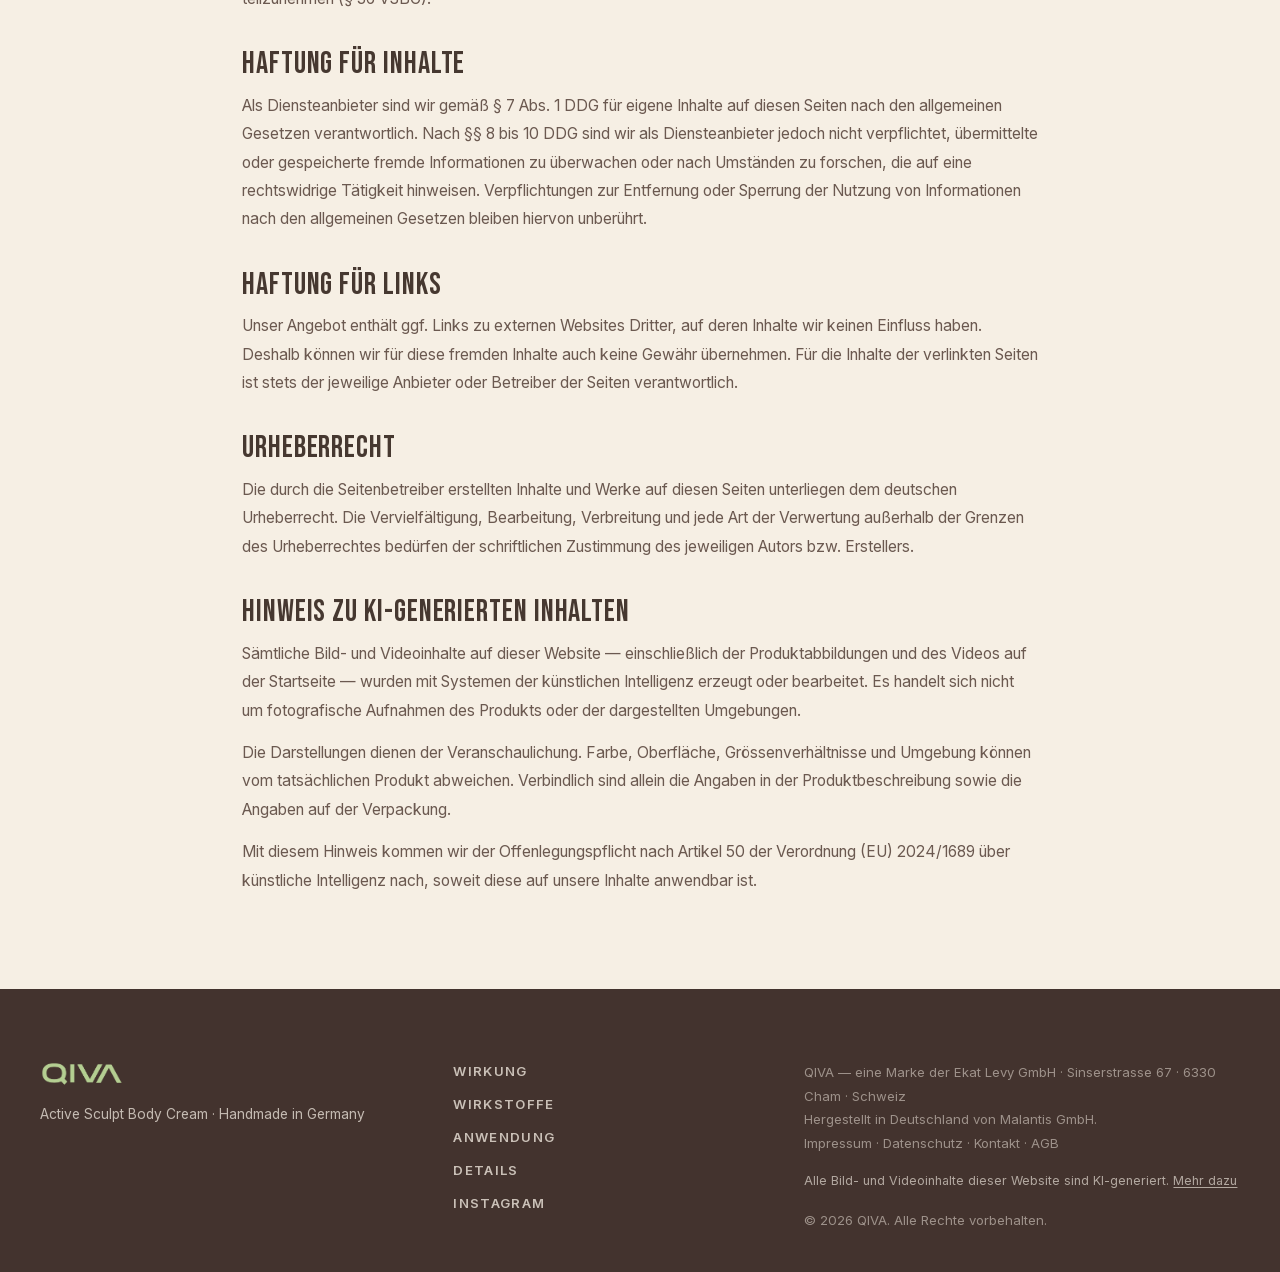
<file: impressum.html>
<!DOCTYPE html>
<html lang="de-CH">
<head>
  <meta charset="UTF-8" />
  <meta name="viewport" content="width=device-width, initial-scale=1.0" />
  <title>Impressum · QIVA Sculpt</title>
  <meta name="description" content="Impressum von QIVA Sculpt." />
  <meta name="robots" content="index, follow" />
  <meta name="theme-color" content="#b39896" />
  <link rel="canonical" href="https://qiva.ch/impressum.html" />
  <meta property="og:type" content="website" />
  <meta property="og:site_name" content="QIVA" />
  <meta property="og:locale" content="de_CH" />
  <meta property="og:url" content="https://qiva.ch/impressum.html" />
  <meta property="og:title" content="Impressum · QIVA Sculpt" />
  <meta property="og:description" content="Impressum von QIVA Sculpt." />
  <meta property="og:image" content="https://qiva.ch/assets/brand-gold.jpg" />
  <link rel="icon" type="image/png" sizes="32x32" href="./assets/icon-32.png" />
  <link rel="apple-touch-icon" href="./assets/icon-180.png" />
  <link rel="stylesheet" href="./css/styles.css" />
  <script type="application/ld+json">
  {
    "@context": "https://schema.org",
    "@type": "BreadcrumbList",
    "itemListElement": [
      { "@type": "ListItem", "position": 1, "name": "QIVA Sculpt", "item": "https://qiva.ch/" },
      { "@type": "ListItem", "position": 2, "name": "Impressum", "item": "https://qiva.ch/impressum.html" }
    ]
  }
  </script>
</head>
<body>

  <header class="legalbar">
    <div class="legalbar__inner">
      <a href="./index.html" aria-label="QIVA — zur Startseite">
        <img src="./assets/wordmark-bronze.png" alt="QIVA" class="legalbar__logo" />
      </a>
      <a href="./index.html" class="legalbar__back">← Zur Startseite</a>
    </div>
  </header>

  <main class="legal">
    <h1 class="legal__title">Impressum</h1>
    <p class="legal__updated">Angaben gemäß Art. 3 Abs. 1 lit. s UWG (Schweiz) sowie § 5 Digitale-Dienste-Gesetz (DDG)</p>

    <p class="legal__note">
      Verkäuferin und Betreiberin dieser Website ist die
      <strong>Ekat&nbsp;Levy&nbsp;GmbH</strong> mit Sitz in der Schweiz. Als schweizerische Gesellschaft
      unterliegt sie den schweizerischen Informations- und Impressumspflichten, insbesondere Art.&nbsp;3
      Abs.&nbsp;1 lit.&nbsp;s des Bundesgesetzes gegen den unlauteren Wettbewerb (UWG). Da sich das
      Angebot auch an Kundinnen und Kunden in Deutschland richtet, erfolgen die nachfolgenden Angaben
      ergänzend nach den Vorgaben des deutschen Digitale-Dienste-Gesetzes (DDG). Das Produkt wird in
      Deutschland von der Malantis&nbsp;GmbH hergestellt (siehe „Hersteller“).
    </p>

    <h2>Diensteanbieter / Verkäuferin</h2>
    <p>
      Ekat Levy GmbH<br />
      Sinserstrasse 67<br />
      6330 Cham<br />
      Schweiz
    </p>

    <h2>Vertreten durch</h2>
    <p>Geschäftsführerin: Ekaterina Alekseevna Levy</p>

    <h2>Kontakt</h2>
    <p>
      E-Mail: <a href="mailto:support@ekatlevy.de">support@ekatlevy.de</a><br />
      Kontaktformular: <a href="./kontakt.html">zum Kontaktformular</a>
    </p>

    <h2>Registereintrag</h2>
    <p>
      Eingetragen im Handelsregister des Kantons Zug (Schweiz).<br />
      Handelsregister-Nr.: CH-170.4.022.992-4<br />
      Unternehmens-Identifikationsnummer (UID): CHE-477.917.326<br />
      Eingetragen am: 13.03.2025
    </p>

    <h2>Mehrwertsteuer</h2>
    <p>
      Mehrwertsteuer-Nummer: CHE-477.917.326 MWST
    </p>

    <h2>Hersteller</h2>
    <p>
      Das Produkt wird hergestellt in Deutschland von:<br />
      Malantis GmbH<br />
      Zeppelinstraße 1A<br />
      12529 Schönefeld<br />
      Deutschland
    </p>

    <h2>EU-Streitschlichtung &amp; Verbraucherstreitbeilegung</h2>
    <p>
      Die EU-Kommission stellt keine Online-Streitbeilegungs-Plattform (OS-Plattform) mehr bereit;
      diese wurde im Jahr 2025 eingestellt. Ein entsprechender Link entfällt daher.
    </p>
    <p>
      Wir sind nicht bereit oder verpflichtet, an Streitbeilegungsverfahren vor einer
      Verbraucherschlichtungsstelle teilzunehmen (§ 36 VSBG).
    </p>

    <h2>Haftung für Inhalte</h2>
    <p>
      Als Diensteanbieter sind wir gemäß § 7 Abs. 1 DDG für eigene Inhalte auf diesen Seiten nach
      den allgemeinen Gesetzen verantwortlich. Nach §§ 8 bis 10 DDG sind wir als Diensteanbieter
      jedoch nicht verpflichtet, übermittelte oder gespeicherte fremde Informationen zu überwachen
      oder nach Umständen zu forschen, die auf eine rechtswidrige Tätigkeit hinweisen.
      Verpflichtungen zur Entfernung oder Sperrung der Nutzung von Informationen nach den
      allgemeinen Gesetzen bleiben hiervon unberührt.
    </p>

    <h2>Haftung für Links</h2>
    <p>
      Unser Angebot enthält ggf. Links zu externen Websites Dritter, auf deren Inhalte wir keinen
      Einfluss haben. Deshalb können wir für diese fremden Inhalte auch keine Gewähr übernehmen.
      Für die Inhalte der verlinkten Seiten ist stets der jeweilige Anbieter oder Betreiber der
      Seiten verantwortlich.
    </p>

    <h2>Urheberrecht</h2>
    <p>
      Die durch die Seitenbetreiber erstellten Inhalte und Werke auf diesen Seiten unterliegen dem
      deutschen Urheberrecht. Die Vervielfältigung, Bearbeitung, Verbreitung und jede Art der
      Verwertung außerhalb der Grenzen des Urheberrechtes bedürfen der schriftlichen Zustimmung des
      jeweiligen Autors bzw. Erstellers.
    </p>

    <h2 id="ki">Hinweis zu KI-generierten Inhalten</h2>
    <p>
      Sämtliche Bild- und Videoinhalte auf dieser Website — einschließlich der Produktabbildungen und
      des Videos auf der Startseite — wurden mit Systemen der künstlichen Intelligenz erzeugt oder
      bearbeitet. Es handelt sich nicht um fotografische Aufnahmen des Produkts oder der dargestellten
      Umgebungen.
    </p>
    <p>
      Die Darstellungen dienen der Veranschaulichung. Farbe, Oberfläche, Grössenverhältnisse und
      Umgebung können vom tatsächlichen Produkt abweichen. Verbindlich sind allein die Angaben in der
      Produktbeschreibung sowie die Angaben auf der Verpackung.
    </p>
    <p>
      Mit diesem Hinweis kommen wir der Offenlegungspflicht nach Artikel 50 der Verordnung (EU)
      2024/1689 über künstliche Intelligenz nach, soweit diese auf unsere Inhalte anwendbar ist.
    </p>
  </main>

  <footer class="footer">
    <div class="footer__inner">
      <div class="footer__brand">
        <img src="./assets/wordmark-mint.png" alt="QIVA" class="footer__logo" />
        <p>Active Sculpt Body Cream · Handmade in Germany</p>
      </div>
      <nav class="footer__nav" aria-label="Footer">
        <a href="./index.html#wirkung">Wirkung</a>
        <a href="./index.html#wirkstoffe">Wirkstoffe</a>
        <a href="./index.html#anwendung">Anwendung</a>
        <a href="./index.html#details">Details</a>
        <a href="https://www.instagram.com/qiva.care?igsh=MTE3dmFuZ2Z1cHRscQ%3D%3D&amp;utm_source=qr" target="_blank" rel="noopener">Instagram</a>
      </nav>
      <div class="footer__legal">
        <p>QIVA — eine Marke der Ekat Levy GmbH · Sinserstrasse 67 · 6330 Cham · Schweiz<br />
          Hergestellt in Deutschland von Malantis GmbH.</p>
        <p class="footer__links">
          <a href="./impressum.html">Impressum</a> · <a href="./datenschutz.html">Datenschutz</a> · <a href="./kontakt.html">Kontakt</a> · <a href="./agb.html">AGB</a>
        </p>
        <p class="footer__ai">Alle Bild- und Videoinhalte dieser Website sind KI-generiert. <a href="./impressum.html#ki">Mehr dazu</a></p>
          <p class="footer__copy">© <span id="year">2026</span> QIVA. Alle Rechte vorbehalten.</p>
      </div>
    </div>
  </footer>

  <script src="./js/main.js" defer></script>
</body>
</html>
</file>
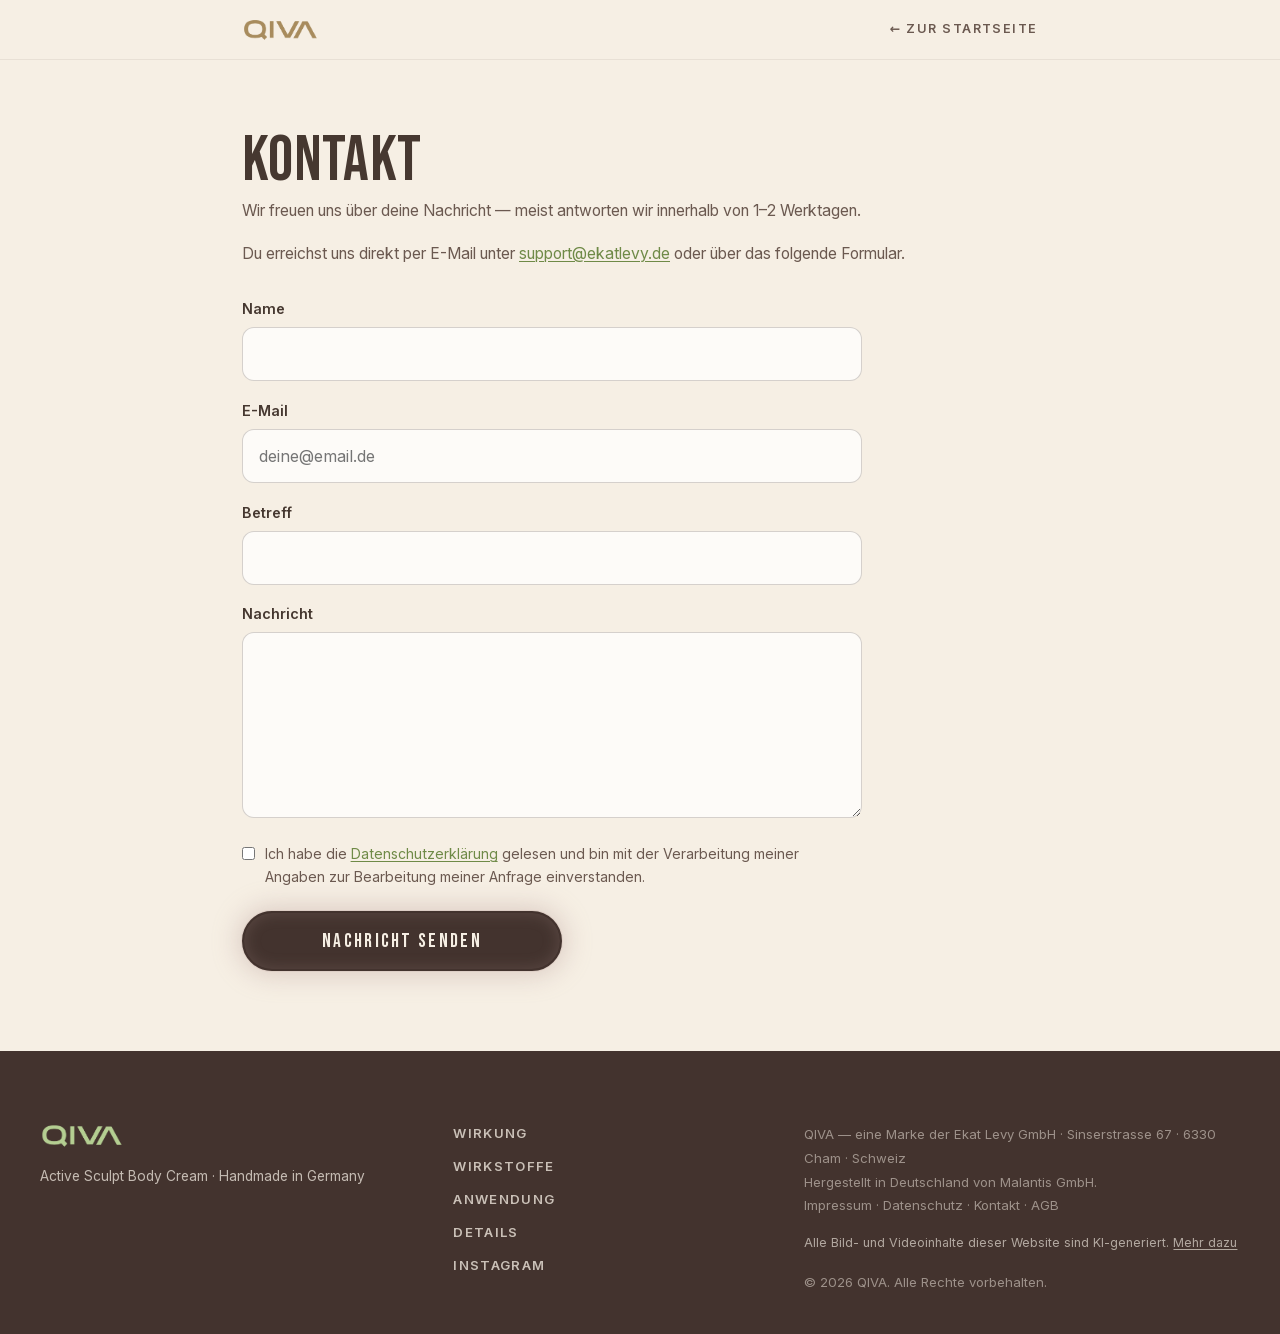
<file: kontakt.html>
<!DOCTYPE html>
<html lang="de-CH">
<head>
  <meta charset="UTF-8" />
  <meta name="viewport" content="width=device-width, initial-scale=1.0" />
  <title>Kontakt · QIVA Sculpt</title>
  <meta name="description" content="Kontaktformular von QIVA Sculpt — schreib uns deine Frage." />
  <meta name="robots" content="index, follow" />
  <meta name="theme-color" content="#b39896" />
  <link rel="canonical" href="https://qiva.ch/kontakt.html" />
  <meta property="og:type" content="website" />
  <meta property="og:site_name" content="QIVA" />
  <meta property="og:locale" content="de_CH" />
  <meta property="og:url" content="https://qiva.ch/kontakt.html" />
  <meta property="og:title" content="Kontakt · QIVA Sculpt" />
  <meta property="og:description" content="Kontaktformular von QIVA Sculpt — schreib uns deine Frage." />
  <meta property="og:image" content="https://qiva.ch/assets/brand-gold.jpg" />
  <link rel="icon" type="image/png" sizes="32x32" href="./assets/icon-32.png" />
  <link rel="apple-touch-icon" href="./assets/icon-180.png" />
  <link rel="stylesheet" href="./css/styles.css" />
  <script type="application/ld+json">
  {
    "@context": "https://schema.org",
    "@type": "BreadcrumbList",
    "itemListElement": [
      { "@type": "ListItem", "position": 1, "name": "QIVA Sculpt", "item": "https://qiva.ch/" },
      { "@type": "ListItem", "position": 2, "name": "Kontakt", "item": "https://qiva.ch/kontakt.html" }
    ]
  }
  </script>
</head>
<body>

  <header class="legalbar">
    <div class="legalbar__inner">
      <a href="./index.html" aria-label="QIVA — zur Startseite">
        <img src="./assets/wordmark-bronze.png" alt="QIVA" class="legalbar__logo" />
      </a>
      <a href="./index.html" class="legalbar__back">← Zur Startseite</a>
    </div>
  </header>

  <main class="legal">
    <h1 class="legal__title">Kontakt</h1>
    <p class="legal__updated">Wir freuen uns über deine Nachricht — meist antworten wir innerhalb von 1–2 Werktagen.</p>

    <p>
      Du erreichst uns direkt per E-Mail unter
      <a href="mailto:support@ekatlevy.de">support@ekatlevy.de</a> oder über das folgende Formular.
    </p>

    <!-- ===================================================================
         KONTAKTFORMULAR-SLOT
         Ohne Server-Backend öffnet das Formular beim Absenden die E-Mail-App
         mit vorausgefüllter Nachricht an support@ekatlevy.de (mailto-Fallback,
         siehe js/main.js -> "KONTAKTFORMULAR").
         Für den direkten Versand ohne E-Mail-App an einen Formular-Dienst
         anbinden (z. B. Formspree / Brevo): action-URL + method="post" setzen.
         =================================================================== -->
    <form class="contact-form" id="contactForm" novalidate>
      <div class="contact-form__field">
        <label for="cfName">Name</label>
        <input type="text" id="cfName" name="name" autocomplete="name" required />
      </div>
      <div class="contact-form__field">
        <label for="cfEmail">E-Mail</label>
        <input type="email" id="cfEmail" name="email" autocomplete="email" placeholder="deine@email.de" required />
      </div>
      <div class="contact-form__field">
        <label for="cfSubject">Betreff</label>
        <input type="text" id="cfSubject" name="subject" />
      </div>
      <div class="contact-form__field">
        <label for="cfMessage">Nachricht</label>
        <textarea id="cfMessage" name="message" rows="6" required></textarea>
      </div>
      <label class="contact-form__consent">
        <input type="checkbox" id="cfConsent" required />
        <span>Ich habe die <a href="./datenschutz.html">Datenschutzerklärung</a> gelesen und bin mit der
          Verarbeitung meiner Angaben zur Bearbeitung meiner Anfrage einverstanden.</span>
      </label>
      <button type="submit" class="btn btn--purple btn--lg contact-form__btn">Nachricht senden</button>
      <p class="contact-form__done" hidden>Danke für deine Nachricht! Wir haben sie erhalten und melden
        uns so bald wie möglich bei dir. 💌</p>
    </form>
  </main>

  <footer class="footer">
    <div class="footer__inner">
      <div class="footer__brand">
        <img src="./assets/wordmark-mint.png" alt="QIVA" class="footer__logo" />
        <p>Active Sculpt Body Cream · Handmade in Germany</p>
      </div>
      <nav class="footer__nav" aria-label="Footer">
        <a href="./index.html#wirkung">Wirkung</a>
        <a href="./index.html#wirkstoffe">Wirkstoffe</a>
        <a href="./index.html#anwendung">Anwendung</a>
        <a href="./index.html#details">Details</a>
        <a href="https://www.instagram.com/qiva.care?igsh=MTE3dmFuZ2Z1cHRscQ%3D%3D&amp;utm_source=qr" target="_blank" rel="noopener">Instagram</a>
      </nav>
      <div class="footer__legal">
        <p>QIVA — eine Marke der Ekat Levy GmbH · Sinserstrasse 67 · 6330 Cham · Schweiz<br />
          Hergestellt in Deutschland von Malantis GmbH.</p>
        <p class="footer__links">
          <a href="./impressum.html">Impressum</a> · <a href="./datenschutz.html">Datenschutz</a> · <a href="./kontakt.html">Kontakt</a> · <a href="./agb.html">AGB</a>
        </p>
        <p class="footer__ai">Alle Bild- und Videoinhalte dieser Website sind KI-generiert. <a href="./impressum.html#ki">Mehr dazu</a></p>
          <p class="footer__copy">© <span id="year">2026</span> QIVA. Alle Rechte vorbehalten.</p>
      </div>
    </div>
  </footer>

  <script src="./js/main.js" defer></script>
</body>
</html>
</file>
<file: css/styles.css>
/* =========================================================================
   Selbst gehostete Schriften (lokal, DSGVO-konform — kein Google-CDN)
   Subsets: latin + latin-ext | Dateien in assets/fonts/
   ========================================================================= */
@font-face {
  font-family: 'Bebas Neue';
  font-style: normal;
  font-weight: 400;
  font-display: swap;
  src: url(../assets/fonts/bebas-neue-400-normal-latin-ext.woff2) format('woff2');
  unicode-range: U+0100-02BA, U+02BD-02C5, U+02C7-02CC, U+02CE-02D7, U+02DD-02FF, U+0304, U+0308, U+0329, U+1D00-1DBF, U+1E00-1E9F, U+1EF2-1EFF, U+2020, U+20A0-20AB, U+20AD-20C0, U+2113, U+2C60-2C7F, U+A720-A7FF;
}

@font-face {
  font-family: 'Bebas Neue';
  font-style: normal;
  font-weight: 400;
  font-display: swap;
  src: url(../assets/fonts/bebas-neue-400-normal-latin.woff2) format('woff2');
  unicode-range: U+0000-00FF, U+0131, U+0152-0153, U+02BB-02BC, U+02C6, U+02DA, U+02DC, U+0304, U+0308, U+0329, U+2000-206F, U+20AC, U+2122, U+2191, U+2193, U+2212, U+2215, U+FEFF, U+FFFD;
}

@font-face {
  font-family: 'Fraunces';
  font-style: italic;
  font-weight: 400;
  font-display: swap;
  src: url(../assets/fonts/fraunces-400-italic-latin-ext.woff2) format('woff2');
  unicode-range: U+0100-02BA, U+02BD-02C5, U+02C7-02CC, U+02CE-02D7, U+02DD-02FF, U+0304, U+0308, U+0329, U+1D00-1DBF, U+1E00-1E9F, U+1EF2-1EFF, U+2020, U+20A0-20AB, U+20AD-20C0, U+2113, U+2C60-2C7F, U+A720-A7FF;
}

@font-face {
  font-family: 'Fraunces';
  font-style: italic;
  font-weight: 400;
  font-display: swap;
  src: url(../assets/fonts/fraunces-400-italic-latin.woff2) format('woff2');
  unicode-range: U+0000-00FF, U+0131, U+0152-0153, U+02BB-02BC, U+02C6, U+02DA, U+02DC, U+0304, U+0308, U+0329, U+2000-206F, U+20AC, U+2122, U+2191, U+2193, U+2212, U+2215, U+FEFF, U+FFFD;
}

@font-face {
  font-family: 'Fraunces';
  font-style: italic;
  font-weight: 500;
  font-display: swap;
  src: url(../assets/fonts/fraunces-500-italic-latin-ext.woff2) format('woff2');
  unicode-range: U+0100-02BA, U+02BD-02C5, U+02C7-02CC, U+02CE-02D7, U+02DD-02FF, U+0304, U+0308, U+0329, U+1D00-1DBF, U+1E00-1E9F, U+1EF2-1EFF, U+2020, U+20A0-20AB, U+20AD-20C0, U+2113, U+2C60-2C7F, U+A720-A7FF;
}

@font-face {
  font-family: 'Fraunces';
  font-style: italic;
  font-weight: 500;
  font-display: swap;
  src: url(../assets/fonts/fraunces-500-italic-latin.woff2) format('woff2');
  unicode-range: U+0000-00FF, U+0131, U+0152-0153, U+02BB-02BC, U+02C6, U+02DA, U+02DC, U+0304, U+0308, U+0329, U+2000-206F, U+20AC, U+2122, U+2191, U+2193, U+2212, U+2215, U+FEFF, U+FFFD;
}

@font-face {
  font-family: 'Fraunces';
  font-style: normal;
  font-weight: 400;
  font-display: swap;
  src: url(../assets/fonts/fraunces-400-normal-latin-ext.woff2) format('woff2');
  unicode-range: U+0100-02BA, U+02BD-02C5, U+02C7-02CC, U+02CE-02D7, U+02DD-02FF, U+0304, U+0308, U+0329, U+1D00-1DBF, U+1E00-1E9F, U+1EF2-1EFF, U+2020, U+20A0-20AB, U+20AD-20C0, U+2113, U+2C60-2C7F, U+A720-A7FF;
}

@font-face {
  font-family: 'Fraunces';
  font-style: normal;
  font-weight: 400;
  font-display: swap;
  src: url(../assets/fonts/fraunces-400-normal-latin.woff2) format('woff2');
  unicode-range: U+0000-00FF, U+0131, U+0152-0153, U+02BB-02BC, U+02C6, U+02DA, U+02DC, U+0304, U+0308, U+0329, U+2000-206F, U+20AC, U+2122, U+2191, U+2193, U+2212, U+2215, U+FEFF, U+FFFD;
}

@font-face {
  font-family: 'Fraunces';
  font-style: normal;
  font-weight: 500;
  font-display: swap;
  src: url(../assets/fonts/fraunces-500-normal-latin-ext.woff2) format('woff2');
  unicode-range: U+0100-02BA, U+02BD-02C5, U+02C7-02CC, U+02CE-02D7, U+02DD-02FF, U+0304, U+0308, U+0329, U+1D00-1DBF, U+1E00-1E9F, U+1EF2-1EFF, U+2020, U+20A0-20AB, U+20AD-20C0, U+2113, U+2C60-2C7F, U+A720-A7FF;
}

@font-face {
  font-family: 'Fraunces';
  font-style: normal;
  font-weight: 500;
  font-display: swap;
  src: url(../assets/fonts/fraunces-500-normal-latin.woff2) format('woff2');
  unicode-range: U+0000-00FF, U+0131, U+0152-0153, U+02BB-02BC, U+02C6, U+02DA, U+02DC, U+0304, U+0308, U+0329, U+2000-206F, U+20AC, U+2122, U+2191, U+2193, U+2212, U+2215, U+FEFF, U+FFFD;
}

@font-face {
  font-family: 'Inter';
  font-style: normal;
  font-weight: 400;
  font-display: swap;
  src: url(../assets/fonts/inter-400-normal-latin-ext.woff2) format('woff2');
  unicode-range: U+0100-02BA, U+02BD-02C5, U+02C7-02CC, U+02CE-02D7, U+02DD-02FF, U+0304, U+0308, U+0329, U+1D00-1DBF, U+1E00-1E9F, U+1EF2-1EFF, U+2020, U+20A0-20AB, U+20AD-20C0, U+2113, U+2C60-2C7F, U+A720-A7FF;
}

@font-face {
  font-family: 'Inter';
  font-style: normal;
  font-weight: 400;
  font-display: swap;
  src: url(../assets/fonts/inter-400-normal-latin.woff2) format('woff2');
  unicode-range: U+0000-00FF, U+0131, U+0152-0153, U+02BB-02BC, U+02C6, U+02DA, U+02DC, U+0304, U+0308, U+0329, U+2000-206F, U+20AC, U+2122, U+2191, U+2193, U+2212, U+2215, U+FEFF, U+FFFD;
}

@font-face {
  font-family: 'Inter';
  font-style: normal;
  font-weight: 500;
  font-display: swap;
  src: url(../assets/fonts/inter-500-normal-latin-ext.woff2) format('woff2');
  unicode-range: U+0100-02BA, U+02BD-02C5, U+02C7-02CC, U+02CE-02D7, U+02DD-02FF, U+0304, U+0308, U+0329, U+1D00-1DBF, U+1E00-1E9F, U+1EF2-1EFF, U+2020, U+20A0-20AB, U+20AD-20C0, U+2113, U+2C60-2C7F, U+A720-A7FF;
}

@font-face {
  font-family: 'Inter';
  font-style: normal;
  font-weight: 500;
  font-display: swap;
  src: url(../assets/fonts/inter-500-normal-latin.woff2) format('woff2');
  unicode-range: U+0000-00FF, U+0131, U+0152-0153, U+02BB-02BC, U+02C6, U+02DA, U+02DC, U+0304, U+0308, U+0329, U+2000-206F, U+20AC, U+2122, U+2191, U+2193, U+2212, U+2215, U+FEFF, U+FFFD;
}

@font-face {
  font-family: 'Inter';
  font-style: normal;
  font-weight: 600;
  font-display: swap;
  src: url(../assets/fonts/inter-600-normal-latin-ext.woff2) format('woff2');
  unicode-range: U+0100-02BA, U+02BD-02C5, U+02C7-02CC, U+02CE-02D7, U+02DD-02FF, U+0304, U+0308, U+0329, U+1D00-1DBF, U+1E00-1E9F, U+1EF2-1EFF, U+2020, U+20A0-20AB, U+20AD-20C0, U+2113, U+2C60-2C7F, U+A720-A7FF;
}

@font-face {
  font-family: 'Inter';
  font-style: normal;
  font-weight: 600;
  font-display: swap;
  src: url(../assets/fonts/inter-600-normal-latin.woff2) format('woff2');
  unicode-range: U+0000-00FF, U+0131, U+0152-0153, U+02BB-02BC, U+02C6, U+02DA, U+02DC, U+0304, U+0308, U+0329, U+2000-206F, U+20AC, U+2122, U+2191, U+2193, U+2212, U+2215, U+FEFF, U+FFFD;
}

@font-face {
  font-family: 'Inter';
  font-style: normal;
  font-weight: 700;
  font-display: swap;
  src: url(../assets/fonts/inter-700-normal-latin-ext.woff2) format('woff2');
  unicode-range: U+0100-02BA, U+02BD-02C5, U+02C7-02CC, U+02CE-02D7, U+02DD-02FF, U+0304, U+0308, U+0329, U+1D00-1DBF, U+1E00-1E9F, U+1EF2-1EFF, U+2020, U+20A0-20AB, U+20AD-20C0, U+2113, U+2C60-2C7F, U+A720-A7FF;
}

@font-face {
  font-family: 'Inter';
  font-style: normal;
  font-weight: 700;
  font-display: swap;
  src: url(../assets/fonts/inter-700-normal-latin.woff2) format('woff2');
  unicode-range: U+0000-00FF, U+0131, U+0152-0153, U+02BB-02BC, U+02C6, U+02DA, U+02DC, U+0304, U+0308, U+0329, U+2000-206F, U+20AC, U+2122, U+2191, U+2193, U+2212, U+2215, U+FEFF, U+FFFD;
}

/* =========================================================================
   QIVA Sculpt — Product Page
   Design system from the original label & product photography:
   warm mauve-rosé + vanilla cream · sage→lemon gradient · mint-green accent
   Bebas Neue (display) · Inter (body) · Fraunces (editorial)
   ========================================================================= */

:root {
  /* Surfaces — warm & earthy (from the product photo) */
  --cream:      #f6efe4;          /* warm vanilla cream */
  --cream-2:    #efe3d2;          /* light tan */
  --plum:       #43332e;          /* deep espresso-mauve (footer) */
  --plum-ink:   #4a3a34;          /* warm brown */
  --plum-soft:  #5a4640;

  /* Brand mauve-rosé (from the original label) */
  --violet:     #b89a96;          /* dusty mauve-rosé */
  --pink:       #6f8a47;          /* deep sage — accents on light bg */
  --blush:      #efe6cf;          /* vanilla cream — accents on dark bg */

  /* Mint / sage green — signature label colour */
  --lime:       #cdf3a0;          /* pale mint-green (logo & CTA) */
  --neon-purple:#b89a96;          /* mauve-rosé (secondary CTA) */

  /* Warm secondary (lemon-vanilla) */
  --lemon:      #e3cd66;

  /* Ink — warm brown */
  --ink:        #463830;
  --ink-soft:   #6b5950;
  --ink-mute:   #9a877a;
  --on-dark:    #f7f0e6;
  --on-dark-mute: rgba(247,240,230,.72);

  /* Gradients */
  --grad-embody: linear-gradient(90deg, #9bbf63, var(--lemon) 58%, #d6ecb0);
  --grad-embody-135: linear-gradient(135deg, #9bbf63, var(--lemon));
  --bg-deep: radial-gradient(ellipse 70% 55% at 50% 0%, rgba(243,232,200,.55), transparent 70%),
             radial-gradient(ellipse 80% 70% at 100% 100%, rgba(150,120,115,.5), transparent 75%),
             radial-gradient(ellipse 80% 60% at 0% 100%, rgba(168,140,135,.55), transparent 75%),
             #b39896;
  --bg-pastel: radial-gradient(ellipse 60% 70% at 100% 0%, #f3e3c4 0%, transparent 60%),
               radial-gradient(ellipse 50% 60% at 0% 50%, #ddc8b0 0%, transparent 55%),
               radial-gradient(ellipse 80% 60% at 50% 110%, #e8d3bf 0%, transparent 60%),
               #efe3d2;
  --bg-pastel-light: radial-gradient(ellipse 60% 80% at 0% 0%, #e2cdb8 0%, transparent 55%),
                     radial-gradient(ellipse 70% 60% at 100% 100%, #f3e6cf 0%, transparent 55%),
                     #f4ebdc;

  /* System */
  --maxw: 1200px;
  --gap: clamp(1.25rem, 3vw, 2.5rem);
  --radius: 16px;
  --radius-lg: 26px;
  --shadow-sm: 0 2px 12px rgba(74,58,52,.08);
  --shadow-md: 0 20px 46px -20px rgba(74,58,52,.4);
  --shadow-lg: 0 44px 90px -32px rgba(74,58,52,.6);
  --ease: cubic-bezier(.22,.61,.36,1);

  --font-display: 'Bebas Neue', 'Impact', sans-serif;
  --font-body: 'Inter', system-ui, sans-serif;
  --font-serif: 'Fraunces', Georgia, serif;
}

/* ---------- Reset ---------- */
*, *::before, *::after { box-sizing: border-box; margin: 0; padding: 0; }
html { scroll-behavior: smooth; -webkit-text-size-adjust: 100%; }
@media (prefers-reduced-motion: reduce) { html { scroll-behavior: auto; } }

body {
  font-family: var(--font-body);
  color: var(--ink);
  background: var(--cream);
  line-height: 1.65;
  font-weight: 400;
  -webkit-font-smoothing: antialiased;
  overflow-x: hidden;
}

img { max-width: 100%; height: auto; display: block; }
a { color: inherit; text-decoration: none; }
ul, ol { list-style: none; }

h1, h2, h3 { font-family: var(--font-display); font-weight: 400; line-height: .92; letter-spacing: .005em; }

section { position: relative; }

.font-display { font-family: var(--font-display); }
.text-gradient {
  background-image: var(--grad-embody);
  -webkit-background-clip: text; background-clip: text;
  -webkit-text-fill-color: transparent; color: transparent;
}

.eyebrow {
  font-family: var(--font-body);
  text-transform: uppercase;
  letter-spacing: 0.34em;
  font-size: 0.72rem;
  font-weight: 700;
  color: var(--pink);
  margin-bottom: 1rem;
}
.eyebrow--lime { color: #5f7d3a; }
.eyebrow--light { color: var(--blush); }

/* Glowing gradient divider (EMBODY signature) */
.divider {
  position: relative; height: 1px; width: min(220px, 60%); margin: 1.2rem auto 0;
  background: linear-gradient(90deg, transparent, rgba(184,154,150,.7) 30%, rgba(155,191,99,.6) 70%, transparent);
  box-shadow: 0 0 8px rgba(184,154,150,.5);
}
.divider--left { margin-left: 0; }

/* ---------- Buttons / neon pills ---------- */
.btn {
  --pad-y: .9rem; --pad-x: 1.8rem;
  display: inline-flex; align-items: center; justify-content: center; gap: .5rem;
  font-family: var(--font-display); font-weight: 400; font-size: 1.05rem;
  letter-spacing: 0.12em; text-transform: uppercase;
  padding: var(--pad-y) var(--pad-x);
  border-radius: 999px; border: 2px solid transparent; cursor: pointer;
  transition: transform .25s var(--ease), box-shadow .25s var(--ease), filter .2s, background .3s, color .25s;
  white-space: nowrap;
}
.btn--sm { --pad-y: .5rem; --pad-x: 1.15rem; font-size: .85rem; letter-spacing: .14em; }
.btn--lg { --pad-y: 1.05rem; --pad-x: 2.4rem; font-size: 1.2rem; }

/* Lime neon pill — primary CTA */
.btn--lime {
  background: transparent; color: var(--lime); border-color: var(--lime);
  text-shadow: 0 0 10px rgba(190,222,130,.55);
  box-shadow: 0 0 0 1px rgba(190,222,130,.18), 0 0 28px 4px rgba(190,222,130,.4), inset 0 0 16px rgba(190,222,130,.16);
}
.btn--lime:hover { transform: translateY(-2px); box-shadow: 0 0 0 2px rgba(210,235,150,.45), 0 0 46px 10px rgba(190,222,130,.62), inset 0 0 22px rgba(210,235,150,.3); }

/* Purple neon pill */
.btn--purple {
  background: transparent; color: var(--on-dark); border-color: var(--neon-purple);
  box-shadow: 0 0 0 1px rgba(184,154,150,.18), 0 0 26px 4px rgba(184,154,150,.42), inset 0 0 16px rgba(184,154,150,.22);
}
.btn--purple:hover { transform: translateY(-2px); box-shadow: 0 0 0 2px rgba(205,180,176,.4), 0 0 44px 10px rgba(184,154,150,.65), inset 0 0 22px rgba(205,180,176,.35); }

/* Gradient fill pill — for light backgrounds */
.btn--grad {
  background: var(--grad-embody-135); color: #fff; border-color: transparent;
  box-shadow: 0 12px 28px -10px rgba(155,191,99,.6);
}
.btn--grad:hover { transform: translateY(-2px); box-shadow: 0 18px 38px -12px rgba(155,191,99,.78); filter: saturate(1.08); }

/* Dark solid pill — for light backgrounds */
.btn--dark {
  background: var(--plum); color: var(--on-dark); border-color: transparent;
  box-shadow: 0 12px 28px -12px rgba(67,51,46,.55);
}
.btn--dark:hover { transform: translateY(-2px); background: var(--plum-ink); box-shadow: 0 18px 40px -14px rgba(67,51,46,.72); }

/* Ghost pill */
.btn--ghost { background: transparent; color: var(--ink); border-color: rgba(70,56,48,.25); }
.btn--ghost:hover { border-color: var(--pink); color: var(--pink); }

/* ---------- Grain overlay ---------- */
.grain { position: relative; }
.grain::after {
  content: ""; position: absolute; inset: 0; pointer-events: none; z-index: 1;
  background-image: url("data:image/svg+xml;utf8,<svg viewBox='0 0 200 200' xmlns='http://www.w3.org/2000/svg'><filter id='n'><feTurbulence type='fractalNoise' baseFrequency='0.85' numOctaves='2' stitchTiles='stitch'/><feColorMatrix values='0 0 0 0 0 0 0 0 0 0 0 0 0 0 0 0 0 0 0.06 0'/></filter><rect width='100%25' height='100%25' filter='url(%23n)'/></svg>");
  mix-blend-mode: multiply; opacity: .55;
}
.grain > * { position: relative; z-index: 2; }

/* ---------- NAV ---------- */
/* ---------- Launch-Aktionsleiste (animiertes Laufband, nur Schweiz) ---------- */
.promo-bar {
  display: none; position: relative; overflow: hidden;
  background: linear-gradient(90deg, var(--lime), #e9f7c8 55%, var(--lime));
  color: var(--plum); text-decoration: none;
  font-size: .85rem; font-weight: 700; letter-spacing: .02em;
  border-bottom: 1px solid rgba(70,56,48,.12);
}
html[data-region="ch"] .promo-bar { display: block; }
.promo-bar__track {
  display: inline-flex; white-space: nowrap; will-change: transform;
  animation: promo-scroll 24s linear infinite;
}
.promo-bar:hover .promo-bar__track,
.promo-bar:focus-visible .promo-bar__track { animation-play-state: paused; }
.promo-bar__item { padding: .55rem 2.5rem; }
.promo-bar__item strong { font-weight: 800; }
.promo-bar__static { display: none; padding: .55rem 1rem; text-align: center; }
@keyframes promo-scroll { from { transform: translateX(0); } to { transform: translateX(-50%); } }
@media (prefers-reduced-motion: reduce) {
  .promo-bar__track { display: none; }
  .promo-bar__static { display: block; }
}

.nav {
  position: sticky; top: 0; z-index: 100;
  background: rgba(246,239,228,.72);
  backdrop-filter: saturate(140%) blur(14px);
  -webkit-backdrop-filter: saturate(140%) blur(14px);
  border-bottom: 1px solid transparent;
  transition: padding .35s var(--ease), background .35s var(--ease), border-color .35s;
}
.nav.is-scrolled { background: rgba(246,239,228,.93); border-bottom-color: rgba(70,56,48,.08); box-shadow: var(--shadow-sm); }
.nav__inner {
  max-width: var(--maxw); margin: 0 auto;
  display: flex; align-items: center; gap: 1.5rem;
  padding: 1.1rem clamp(1rem, 4vw, 2.5rem);
  transition: padding .35s var(--ease);
}
.nav.is-scrolled .nav__inner { padding-top: .7rem; padding-bottom: .7rem; }
.nav__logo { height: 24px; width: auto; }
.nav__links { display: flex; gap: 1.9rem; margin-left: auto; }
.nav__links a { font-size: .82rem; font-weight: 600; letter-spacing: .12em; text-transform: uppercase; color: var(--ink-soft); position: relative; padding: .2rem 0; }
.nav__links a::after { content: ""; position: absolute; left: 0; bottom: -2px; height: 2px; width: 0; background: var(--grad-embody); transition: width .3s var(--ease); }
.nav__links a:hover { color: var(--ink); }
.nav__links a:hover::after { width: 100%; }
.nav__cta { display: flex; align-items: center; gap: 1rem; }
.nav__ig { font-size: .78rem; font-weight: 600; letter-spacing: .1em; color: var(--ink-mute); }
.nav__ig:hover { color: var(--pink); }

.nav__burger { display: none; flex-direction: column; gap: 5px; background: none; border: 0; padding: 6px; cursor: pointer; margin-left: auto; }
.nav__burger span { width: 24px; height: 2px; background: var(--ink); border-radius: 2px; transition: transform .3s var(--ease), opacity .2s; }
.nav__burger.is-open span:nth-child(1) { transform: translateY(7px) rotate(45deg); }
.nav__burger.is-open span:nth-child(2) { opacity: 0; }
.nav__burger.is-open span:nth-child(3) { transform: translateY(-7px) rotate(-45deg); }

.nav__mobile { display: none; flex-direction: column; gap: .25rem; padding: .5rem clamp(1rem,4vw,2.5rem) 1.5rem; background: rgba(246,239,228,.99); border-bottom: 1px solid rgba(70,56,48,.08); }
.nav__mobile a { padding: .85rem .25rem; font-weight: 600; letter-spacing: .08em; text-transform: uppercase; font-size: .9rem; border-bottom: 1px solid rgba(70,56,48,.06); }
.nav__mobile a.btn { background: var(--plum); color: var(--cream); border: 2px solid var(--plum); margin-top: .6rem; justify-content: center; }

/* ---------- HERO (club-light plum) ---------- */
.hero { position: relative; overflow: hidden; background: var(--bg-deep); color: var(--on-dark); }
.hero__grid {
  position: relative; z-index: 3; max-width: var(--maxw); margin: 0 auto;
  display: grid; grid-template-columns: 1.05fr .95fr; align-items: center;
  gap: clamp(1.5rem, 5vw, 4rem);
  padding: clamp(3rem, 7vw, 5.5rem) clamp(1.25rem, 4vw, 2.5rem) clamp(3.5rem, 8vw, 6rem);
}
.hero__eyebrow { color: var(--blush); }
.hero__logo-wrap { position: relative; width: fit-content; }
.hero__logo-wrap::before {
  content: ""; position: absolute; left: -6%; right: -6%; top: -20%; bottom: -20%;
  background: rgba(190,222,130,.28); filter: blur(46px); border-radius: 40%; z-index: 0;
  animation: logo-glow 6s ease-in-out infinite;
}
.hero__logo { position: relative; z-index: 1; height: clamp(58px, 11vw, 104px); width: auto; }
.hero__logo-sub {
  display: block; font-family: var(--font-display); font-size: clamp(1.6rem, 4vw, 2.6rem);
  letter-spacing: .42em; color: var(--on-dark); margin-top: .5rem; padding-left: .3em;
}
@keyframes logo-glow { 0%,100% { opacity: .65; filter: blur(46px); } 50% { opacity: 1; filter: blur(58px); } }
@media (prefers-reduced-motion: reduce) { .hero__logo-wrap::before { animation: none; } }

.hero__tagline { font-family: var(--font-serif); font-style: italic; font-size: clamp(1.3rem, 3vw, 1.7rem); margin: 1.3rem 0 1rem; }
.hero__tagline span { background-image: var(--grad-embody); -webkit-background-clip: text; background-clip: text; -webkit-text-fill-color: transparent; }
.hero__lede { font-size: clamp(1rem, 1.4vw, 1.12rem); color: var(--on-dark-mute); max-width: 38ch; }

.hero__chips { display: flex; flex-wrap: wrap; gap: .55rem; margin: 1.8rem 0; }
.hero__chips li {
  font-family: var(--font-body); font-size: .74rem; font-weight: 600; letter-spacing: .08em; text-transform: uppercase;
  padding: .45rem .9rem; border-radius: 999px;
  background: rgba(247,240,230,.06); border: 1px solid rgba(247,240,230,.18); color: var(--on-dark);
}

.hero__buy { display: flex; align-items: center; gap: 1.6rem; flex-wrap: wrap; margin-top: .5rem; }
.hero__ship { font-size: .82rem; color: var(--on-dark-mute); margin-top: 1rem; letter-spacing: .03em; }

.price { display: flex; flex-direction: column; }
.price__amount { font-family: var(--font-display); font-weight: 400; font-size: 2.4rem; letter-spacing: .01em; line-height: 1; }
.price__meta { font-size: .74rem; color: var(--on-dark-mute); margin-top: .25rem; }
.price--center { align-items: center; margin: 1.4rem 0 1.6rem; }
.price--center .price__amount { font-size: 3rem; }

.hero__visual { position: relative; z-index: 3; display: flex; justify-content: center; }
.hero__bottle { display: block; width: 100%; height: 100%; border-radius: 20px; box-shadow: var(--shadow-lg); }
.hero__seal {
  /* Siegel oben rechts an der Videoecke. Liegt im .hero__media-Wrapper, die
     Prozentwerte beziehen sich also auf das Video, nicht auf die Hero-Spalte. */
  position: absolute; right: -4%; top: -5%; z-index: 2;
  width: clamp(78px, 12vw, 122px); height: clamp(78px, 12vw, 122px);
  display: grid; place-items: center; border-radius: 50%;
  background: var(--grad-embody-135); box-shadow: 0 0 30px rgba(155,191,99,.5); transform: rotate(-6deg);
}
.hero__seal img { width: 40%; }
@keyframes floaty { 0%,100% { transform: translateY(0); } 50% { transform: translateY(-12px); } }
@media (prefers-reduced-motion: reduce) { .hero__media { animation: none; } }

/* ---------- MARQUEE ---------- */
.marquee { background: var(--plum-ink); color: var(--on-dark); overflow: hidden; padding: .95rem 0; }
.marquee__track {
  display: flex; gap: 2rem; width: max-content; align-items: center;
  font-family: var(--font-display); font-size: 1.05rem; letter-spacing: .2em; text-transform: uppercase;
  animation: scroll 34s linear infinite;
}
.marquee__track span { color: var(--blush); }
.marquee__track span:nth-child(4n+3) { color: var(--lime); }
.marquee__track span:nth-child(even) { color: rgba(247,240,230,.35); }
@keyframes scroll { to { transform: translateX(-50%); } }
@media (prefers-reduced-motion: reduce) { .marquee__track { animation: none; } }

/* ---------- Section shared ---------- */
.section-head { max-width: 680px; margin: 0 auto clamp(2.5rem, 5vw, 3.5rem); text-align: center; }
.section-head h2 { font-size: clamp(2.4rem, 6vw, 4.2rem); }
.section-sub { color: var(--ink-soft); margin-top: 1.2rem; font-size: 1.05rem; font-family: var(--font-body); }
.section-head em { font-family: var(--font-serif); font-style: italic; color: var(--pink); }
.section-head .divider { margin-top: 1.4rem; }

/* ---------- PILLARS ---------- */
.pillars { padding: clamp(4rem, 8vw, 7rem) clamp(1.25rem,4vw,2.5rem); max-width: var(--maxw); margin: 0 auto; }
.pillars__grid { display: grid; grid-template-columns: repeat(3, 1fr); gap: var(--gap); }
.pillar {
  background: #fff; border-radius: var(--radius-lg); padding: 2.4rem 2rem;
  border: 1px solid rgba(70,56,48,.06); box-shadow: var(--shadow-sm);
  transition: transform .4s var(--ease), box-shadow .4s var(--ease);
  position: relative; overflow: hidden;
}
.pillar::before { content: ""; position: absolute; inset: 0 0 auto 0; height: 4px; background: var(--grad-embody); transform: scaleX(0); transform-origin: left; transition: transform .5s var(--ease); }
.pillar:hover { transform: translateY(-6px); box-shadow: var(--shadow-md); }
.pillar:hover::before { transform: scaleX(1); }
.pillar__index { font-family: var(--font-serif); font-size: 2rem; font-style: italic; color: var(--violet); }
.pillar h3 { font-size: 2rem; margin: .3rem 0 .7rem; color: var(--ink); }
.pillar p { color: var(--ink-soft); font-size: .98rem; }
.pillar strong { color: var(--ink); font-weight: 600; }

/* ---------- FEATURE SPLIT ---------- */
.feature {
  display: grid; grid-template-columns: 1fr 1fr; align-items: center; gap: clamp(1.5rem, 5vw, 4rem);
  max-width: var(--maxw); margin: 0 auto; padding: clamp(2rem,5vw,4rem) clamp(1.25rem,4vw,2.5rem);
}
.feature__media img { border-radius: var(--radius-lg); box-shadow: var(--shadow-md); }
.feature__copy h2 { font-size: clamp(2rem, 4.5vw, 3.2rem); margin-bottom: 1.1rem; }
.feature__copy p { color: var(--ink-soft); }
.feature__list { margin-top: 1.8rem; display: grid; gap: .9rem; }
.feature__list li {
  display: grid; grid-template-columns: 140px 1fr; gap: 1rem; align-items: baseline;
  padding-bottom: .9rem; border-bottom: 1px solid rgba(70,56,48,.1); font-size: .98rem; color: var(--ink-soft);
}
.feature__list span { font-family: var(--font-body); font-weight: 700; font-size: .72rem; letter-spacing: .14em; text-transform: uppercase; color: var(--pink); }

/* ---------- ACTIVES (pastel) ---------- */
.actives { background: var(--bg-pastel); padding: clamp(4rem, 8vw, 7rem) clamp(1.25rem,4vw,2.5rem); }
.actives > * { max-width: var(--maxw); margin-left: auto; margin-right: auto; }
.actives__grid { display: grid; grid-template-columns: repeat(auto-fill, minmax(220px, 1fr)); gap: 1px; background: rgba(70,56,48,.1); border: 1px solid rgba(70,56,48,.1); border-radius: var(--radius); overflow: hidden; }
.active { background: rgba(255,255,255,.88); padding: 1.8rem 1.6rem; transition: background .35s var(--ease); cursor: pointer; }
.active:hover { background: #fff; }
.active:focus-visible { outline: 2px solid var(--pink); outline-offset: -3px; }
.active h3 { font-size: 1.5rem; margin-bottom: 0; color: var(--ink); display: flex; align-items: center; gap: .55rem; letter-spacing: .02em; }
.active h3::before { content: ""; width: 8px; height: 8px; border-radius: 50%; background: var(--lime); box-shadow: 0 0 8px rgba(190,222,130,.8); flex: none; }
/* Aufklapp-Indikator (+ wird beim Öffnen zu ×) */
.active h3::after {
  content: "+"; margin-left: auto; flex: none;
  font-family: var(--font-body); font-weight: 400; font-size: 1.15rem; line-height: 1;
  width: 1.5rem; height: 1.5rem; display: grid; place-items: center;
  color: var(--pink); border: 1px solid rgba(111,138,71,.4); border-radius: 50%;
  transition: transform .35s var(--ease), background .3s, color .3s, border-color .3s;
}
.active:hover h3::after,
.active:focus-within h3::after,
.active.is-open h3::after {
  transform: rotate(45deg); background: var(--lime); color: var(--ink); border-color: transparent;
}
/* Text klappt auf bei Hover / Fokus / Klick */
.active p {
  font-size: .92rem; color: var(--ink-soft); font-family: var(--font-body);
  max-height: 0; opacity: 0; overflow: hidden; margin-top: 0;
  transition: max-height .45s var(--ease), opacity .35s var(--ease), margin-top .45s var(--ease);
}
.active:hover p,
.active:focus-within p,
.active.is-open p {
  max-height: 26em; opacity: 1; margin-top: .55rem;
}
/* Hinweis über der Liste */
.actives__hint {
  display: flex; align-items: center; justify-content: center; gap: .5rem;
  font-size: .85rem; color: var(--ink-soft); margin-bottom: 1.5rem; text-align: center;
}
.actives__hint .actives__hint-ico {
  display: grid; place-items: center; width: 1.4rem; height: 1.4rem; flex: none;
  border-radius: 50%; background: var(--lime); color: var(--ink);
  font-size: .9rem; font-weight: 600; line-height: 1;
}

/* ---------- STATEMENT ---------- */
.statement { position: relative; min-height: clamp(360px, 60vh, 560px); display: grid; place-items: center; overflow: hidden; }
.statement__img { position: absolute; inset: 0; width: 100%; height: 100%; object-fit: cover; }
.statement::after { content: ""; position: absolute; inset: 0; background: linear-gradient(180deg, rgba(90,72,68,.35), rgba(90,72,68,.72)); }
.statement__overlay { position: relative; z-index: 2; text-align: center; color: var(--on-dark); padding: 2rem; }
.statement__text { font-family: var(--font-serif); font-style: italic; font-size: clamp(1.6rem, 4.5vw, 3rem); line-height: 1.25; text-shadow: 0 2px 24px rgba(0,0,0,.4); }
.statement__ig { display: inline-block; margin-top: 1.6rem; font-family: var(--font-display); letter-spacing: .22em; font-size: 1rem; text-transform: uppercase; color: var(--lime); border: 2px solid rgba(190,222,130,.5); padding: .55rem 1.5rem; border-radius: 999px; box-shadow: 0 0 22px rgba(190,222,130,.35); transition: background .3s, color .3s, box-shadow .3s; }
.statement__ig:hover { background: var(--lime); color: var(--plum); box-shadow: 0 0 34px rgba(190,222,130,.6); }

/* ---------- APPLY (pastel-light) ---------- */
.apply {
  display: grid; grid-template-columns: 1fr 1fr; align-items: center; gap: clamp(1.5rem, 5vw, 4rem);
  max-width: var(--maxw); margin: 0 auto; padding: clamp(4rem,8vw,7rem) clamp(1.25rem,4vw,2.5rem);
}
.apply__copy h2 { font-size: clamp(2rem, 4.5vw, 3.2rem); margin-bottom: 1.8rem; }
.apply__steps { display: grid; gap: 1.4rem; }
.apply__steps li { display: grid; grid-template-columns: auto 1fr; gap: 1.2rem; align-items: start; }
.apply__steps span {
  font-family: var(--font-display); font-size: 1.4rem; line-height: 1;
  width: 48px; height: 48px; border-radius: 50%; display: grid; place-items: center;
  background: #fff; color: var(--pink); border: 2px solid var(--violet); box-shadow: 0 0 16px rgba(184,154,150,.45);
}
.apply__steps div { color: var(--ink-soft); }
.apply__steps strong { display: block; font-family: var(--font-display); font-size: 1.25rem; letter-spacing: .04em; color: var(--ink); margin-bottom: .15rem; }
.apply__tip { margin-top: 1.8rem; font-style: italic; font-family: var(--font-serif); font-size: 1.2rem; color: var(--ink-mute); }
.apply__media img { border-radius: var(--radius-lg); box-shadow: var(--shadow-md); }

/* ---------- DETAILS (pastel-light) ---------- */
.details { background: var(--bg-pastel-light); padding: clamp(4rem,8vw,7rem) clamp(1.25rem,4vw,2.5rem); }
.details > * { max-width: var(--maxw); margin-left: auto; margin-right: auto; }
.details__grid { display: grid; grid-template-columns: minmax(0, 620px); justify-content: center; gap: clamp(1.5rem,4vw,3rem); align-items: start; }
.specs { background: rgba(255,255,255,.92); border-radius: var(--radius); padding: .5rem 1.8rem; box-shadow: var(--shadow-sm); }
.specs li { display: grid; grid-template-columns: 140px 1fr; gap: 1rem; padding: 1.05rem 0; border-bottom: 1px solid rgba(70,56,48,.08); color: var(--ink-soft); }
.specs li:last-child { border-bottom: none; }
.specs span { font-family: var(--font-body); font-weight: 700; font-size: .72rem; letter-spacing: .12em; text-transform: uppercase; color: var(--pink); align-self: center; }
.inci { background: rgba(255,255,255,.92); border-radius: var(--radius); box-shadow: var(--shadow-sm); overflow: hidden; height: fit-content; }
.inci__toggle { width: 100%; display: flex; align-items: center; justify-content: space-between; gap: 1rem; padding: 1.5rem 1.8rem; background: none; border: 0; cursor: pointer; font-family: var(--font-display); font-weight: 400; font-size: 1.3rem; letter-spacing: .03em; color: var(--ink); }
.inci__toggle svg { transition: transform .35s var(--ease); color: var(--pink); flex: none; }
.inci__toggle[aria-expanded="true"] svg { transform: rotate(180deg); }
.inci__body { padding: 0 1.8rem 1.8rem; }
.inci__body p { font-size: .9rem; color: var(--ink-mute); line-height: 1.8; font-family: var(--font-body); }

/* ---------- BUY (club-light plum) ---------- */
.buy { padding: clamp(4rem,8vw,7rem) clamp(1.25rem,4vw,2.5rem); background: var(--bg-pastel); }
.buy__card {
  max-width: 640px; margin: 0 auto; text-align: center;
  background: var(--bg-deep); color: var(--on-dark);
  border-radius: var(--radius-lg); padding: clamp(2.5rem, 5vw, 4rem);
  box-shadow: var(--shadow-lg); position: relative; overflow: hidden;
  border: 1px solid rgba(184,154,150,.25);
}
.buy__card > * { position: relative; z-index: 2; }
.buy__mono { width: 50px; margin: 0 auto 1.2rem; filter: drop-shadow(0 0 12px rgba(190,222,130,.5)); }
.buy__card h2 { font-size: clamp(2.2rem, 5vw, 3.4rem); }
.buy__card h2 .text-gradient { display: inline-block; }
.buy__lede { color: var(--on-dark-mute); margin-top: .9rem; max-width: 42ch; margin-inline: auto; }
.buy__note { font-size: .82rem; color: var(--on-dark-mute); margin-top: 1rem; }
.buy .btn--lime { width: min(100%, 380px); }

/* Versand-Hinweis im Kauf-Kärtchen (Schweiz) */
.buy__ship {
  display: inline-block; margin: 0 auto 1.1rem;
  padding: .5rem 1rem; border-radius: 999px;
  background: rgba(190,222,130,.14); border: 1px solid rgba(190,222,130,.4);
  color: var(--on-dark); font-size: .85rem; font-weight: 600; letter-spacing: .01em;
}
.buy__ship--promo { background: rgba(190,222,130,.2); border-color: rgba(190,222,130,.6); }
.buy__ship--promo strong { color: var(--lime); font-weight: 800; letter-spacing: .05em; }
.buy__ship-note { opacity: .78; font-weight: 500; }

/* Region-abhängige Blöcke: nur der passende ist sichtbar */
.buy__region { display: none; }
html[data-region="ch"] .buy__region--ch { display: block; }
html[data-region="de"] .buy__region--de { display: block; }
/* In Deutschland ist das Produkt noch nicht kaufbar -> Preis im Kauf-Kärtchen ausblenden */
html[data-region="de"] .buy__card .price--center { display: none; }

/* Deutschland: Coming soon */
.buy__soon {
  font-family: var(--font-display, inherit);
  font-size: clamp(1.6rem, 4vw, 2.2rem);
  letter-spacing: .01em; margin: .4rem 0 .6rem;
  color: var(--on-dark);
}
.buy__soon-lede { color: var(--on-dark-mute); max-width: 42ch; margin: 0 auto 1.6rem; }
.buy__soon-lede strong { color: var(--on-dark); }

/* Newsletter-Banner (Schweiz): abgesetzt unter dem Kauf-Button */
.newsletter-banner {
  margin-top: 1.8rem; padding: 1.6rem clamp(1rem, 4vw, 1.8rem);
  border-radius: var(--radius-md, 18px);
  border: 1px solid rgba(184,154,150,.28);
  background: rgba(255,255,255,.05);
}
.newsletter-banner__title {
  font-family: var(--font-display); font-size: clamp(1.3rem, 3.5vw, 1.7rem);
  letter-spacing: .01em; margin-bottom: .5rem; color: var(--on-dark);
}
.newsletter-banner__lede { color: var(--on-dark-mute); max-width: 42ch; margin: 0 auto 1.2rem; }
.newsletter-banner__lede strong { color: var(--on-dark); }

/* Newsletter-Formular */
.newsletter { max-width: 440px; margin: 0 auto; }
.newsletter__row { display: flex; gap: .6rem; flex-wrap: wrap; justify-content: center; }
.newsletter__input {
  flex: 1 1 220px; min-width: 0;
  padding: .85rem 1rem; border-radius: var(--radius-sm, 12px);
  border: 1px solid rgba(184,154,150,.4);
  background: rgba(255,255,255,.06); color: var(--on-dark);
  font: inherit;
}
.newsletter__input::placeholder { color: var(--on-dark-mute); }
.newsletter__input:focus-visible { outline: 2px solid var(--blush, #d2eb96); outline-offset: 2px; }
.newsletter__btn { flex: 0 0 auto; white-space: nowrap; }
/* Honeypot gegen Bots: komplett aus dem Blickfeld, aber im DOM vorhanden. */
.newsletter__trap {
  position: absolute; left: -9999px; width: 1px; height: 1px;
  opacity: 0; pointer-events: none;
}
.newsletter__hint { font-size: .78rem; color: var(--on-dark-mute); margin-top: .9rem; }
.newsletter__done { color: var(--on-dark); margin-top: .4rem; font-weight: 600; }

/* Nur für Screenreader */
.sr-only {
  position: absolute; width: 1px; height: 1px; padding: 0; margin: -1px;
  overflow: hidden; clip: rect(0 0 0 0); white-space: nowrap; border: 0;
}

/* ---------- FOOTER ---------- */
.footer { background: var(--plum); color: var(--on-dark-mute); padding: clamp(3rem,6vw,4.5rem) clamp(1.25rem,4vw,2.5rem) 2.5rem; }
.footer__inner { max-width: var(--maxw); margin: 0 auto; display: grid; grid-template-columns: 1.2fr 1fr 1.4fr; gap: 2.5rem; align-items: start; }
.footer__logo { height: 26px; margin-bottom: 1rem; }
.footer__brand p { font-size: .86rem; color: var(--on-dark-mute); }
.footer__nav { display: flex; flex-direction: column; gap: .7rem; }
.footer__nav a { font-size: .82rem; font-weight: 600; letter-spacing: .1em; text-transform: uppercase; color: rgba(247,240,230,.75); width: fit-content; }
.footer__nav a:hover { color: var(--lime); }
.footer__legal { font-size: .82rem; color: rgba(247,240,230,.5); line-height: 1.8; }
.footer__links a:hover { color: var(--blush); }
.footer__copy { margin-top: 1rem; }
/* KI-Transparenzhinweis (Art. 50 EU-KI-VO). Bewusst zurückhaltend, aber in
   ausreichendem Kontrast — ein Hinweis, den man nicht lesen kann, erfüllt die
   Offenlegungspflicht nicht. */
.footer__ai { margin-top: .9rem; font-size: .78rem; color: rgba(247,240,230,.62); }
.footer__ai a { color: rgba(247,240,230,.62); text-decoration: underline; text-underline-offset: 2px; }
.footer__ai a:hover { color: var(--lime); }

/* Hinweis direkt am Hero-Video: die Offenlegung muss dort erfolgen, wo der
   Inhalt wahrgenommen wird, nicht nur im Footer. Als Einblendung unten rechts
   im Bild, damit sie nicht als Bildunterschrift dominiert. Der dunkle Scrim
   sichert die Lesbarkeit über hellen wie dunklen Bildbereichen — ohne ihn wäre
   der Hinweis je nach Videoinhalt unlesbar und damit rechtlich wertlos. */
/* Der Wrapper traegt die Groesse, das Video fuellt ihn. Umgekehrt (Groesse am
   Video, Wrapper schrumpft mit) funktioniert es nicht: Ein height-begrenztes
   Video meldet weiterhin seine intrinsische Breite von 1080 px, der Wrapper
   wird dadurch viel breiter als das sichtbare Video -- das Video sitzt links
   darin und die absolut positionierten Elemente daneben statt darin. Das
   Quadrat erlaubt es, die Breite direkt aus vh abzuleiten. */
.hero__media { position: relative; width: min(100%, 74vh, 620px); aspect-ratio: 1 / 1;
  animation: floaty 7s ease-in-out infinite; }
.hero__ai-note {
  position: absolute; right: .7rem; bottom: .7rem; margin: 0;
  line-height: 1; font-size: .68rem; letter-spacing: .04em;
  padding: .32rem .6rem; border-radius: 999px;
  background: rgba(67,51,46,.42); backdrop-filter: blur(3px);
}
.hero__ai-note a { color: rgba(247,240,230,.92); text-decoration: none; }
.hero__ai-note a:hover { color: var(--lime); text-decoration: underline; text-underline-offset: 2px; }

/* ---------- Legal pages (Impressum / Datenschutz) ---------- */
.legalbar { border-bottom: 1px solid rgba(70,56,48,.08); background: var(--cream); }
.legalbar__inner { max-width: 860px; margin: 0 auto; display: flex; align-items: center; justify-content: space-between; gap: 1rem; padding: 1.1rem clamp(1rem,4vw,2rem); }
.legalbar__logo { height: 24px; width: auto; }
.legalbar a.legalbar__back { font-family: var(--font-body); font-size: .78rem; font-weight: 600; letter-spacing: .12em; text-transform: uppercase; color: var(--ink-soft); }
.legalbar a.legalbar__back:hover { color: var(--pink); }

.legal { max-width: 860px; margin: 0 auto; padding: clamp(2.5rem,6vw,4.5rem) clamp(1.25rem,4vw,2rem) clamp(3rem,7vw,5rem); }
.legal__title { font-family: var(--font-display); font-size: clamp(2.4rem,7vw,4rem); color: var(--ink); margin-bottom: .4rem; }
.legal__updated { font-size: .85rem; color: var(--ink-mute); margin-bottom: 2.5rem; }
.legal h2 { font-family: var(--font-display); font-size: clamp(1.4rem,3.5vw,1.9rem); color: var(--ink); letter-spacing: .03em; margin: 2.4rem 0 .8rem; }
.legal h3 { font-family: var(--font-body); font-size: 1rem; font-weight: 700; color: var(--ink); margin: 1.4rem 0 .4rem; }
.legal p, .legal li { font-family: var(--font-body); color: var(--ink-soft); font-size: .98rem; line-height: 1.8; }
.legal p { margin-bottom: .9rem; }
.legal ul { list-style: disc; padding-left: 1.3rem; margin-bottom: .9rem; }
.legal ul li { margin-bottom: .35rem; }
.legal a { color: var(--pink); text-decoration: underline; text-underline-offset: 2px; }
.legal a:hover { color: var(--violet); }
.legal__fill { background: rgba(190,222,130,.16); border-bottom: 1px solid rgba(120,150,70,.5); padding: 0 .25em; border-radius: 3px; font-weight: 600; color: var(--ink); }
.legal__note { background: rgba(255,255,255,.7); border: 1px solid rgba(70,56,48,.1); border-left: 3px solid var(--pink); border-radius: 10px; padding: 1rem 1.2rem; margin: 1.4rem 0; font-size: .9rem; color: var(--ink-soft); }

/* ---------- Kontaktformular (helle Rechtsseite) ---------- */
.contact-form { max-width: 620px; margin: 1.8rem 0 0; }
.contact-form__field { margin-bottom: 1.1rem; }
.contact-form__field label {
  display: block; font-family: var(--font-body); font-weight: 600; font-size: .9rem;
  color: var(--ink); margin-bottom: .4rem;
}
.contact-form input[type="text"],
.contact-form input[type="email"],
.contact-form textarea {
  width: 100%; font: inherit; color: var(--ink);
  padding: .8rem 1rem; border-radius: 12px;
  border: 1px solid rgba(70,56,48,.22); background: rgba(255,255,255,.75);
}
.contact-form textarea { resize: vertical; min-height: 140px; }
.contact-form input:focus-visible,
.contact-form textarea:focus-visible { outline: 2px solid var(--pink); outline-offset: 2px; border-color: transparent; }
.contact-form__consent {
  display: flex; gap: .6rem; align-items: flex-start;
  font-family: var(--font-body); font-size: .88rem; color: var(--ink-soft);
  line-height: 1.6; margin: .4rem 0 1.4rem;
}
.contact-form__consent input { margin-top: .2rem; flex: 0 0 auto; }
.contact-form__btn { width: min(100%, 320px); background: var(--plum); color: var(--cream); border-color: var(--plum); }
.contact-form__done { margin-top: 1.2rem; font-weight: 600; color: var(--ink); }

/* ---------- Reveal ---------- */
.reveal { opacity: 0; transform: translateY(26px); transition: opacity .8s var(--ease), transform .8s var(--ease); }
.reveal.is-visible { opacity: 1; transform: none; }
@media (prefers-reduced-motion: reduce) { .reveal { opacity: 1; transform: none; transition: none; } }

/* ---------- Sommer-Edition ---------- */
.summer { background: var(--bg-pastel-light); padding: clamp(3.5rem, 7vw, 6rem) clamp(1.25rem, 4vw, 2.5rem); overflow: hidden; }
.summer__inner {
  max-width: var(--maxw); margin: 0 auto;
  display: grid; grid-template-columns: 1.05fr .95fr; align-items: center;
  gap: clamp(1.8rem, 5vw, 4rem);
}
.summer__inner--media-left { grid-template-columns: .95fr 1.05fr; }
.summer__slogan {
  font-family: var(--font-serif); font-style: italic;
  font-size: clamp(1.15rem, 2.4vw, 1.5rem); color: var(--pink);
  margin: 0 0 .9rem;
}
.summer__copy h2 { font-size: clamp(1.9rem, 4.6vw, 3rem); line-height: 1.06; margin-bottom: 1rem; }
.summer__lede { font-size: clamp(1rem, 1.4vw, 1.1rem); color: var(--ink-soft); max-width: 46ch; }
.summer__points { list-style: none; margin: 1.6rem 0 2rem; display: grid; gap: .75rem; }
.summer__points li { position: relative; padding-left: 2rem; font-size: .98rem; color: var(--ink); }
.summer__points li::before {
  content: "\2713"; position: absolute; left: 0; top: .05em;
  width: 1.35rem; height: 1.35rem; display: grid; place-items: center;
  border-radius: 50%; background: var(--grad-embody-135); color: var(--ink);
  font-size: .78rem; font-weight: 700;
}
.summer__media { position: relative; }
.summer__media img { border-radius: var(--radius-lg); box-shadow: var(--shadow-md); }
.summer__badge {
  position: absolute; top: -1.1rem; right: -1.1rem;
  width: clamp(84px, 13vw, 124px); height: clamp(84px, 13vw, 124px);
  display: grid; place-items: center; align-content: center; text-align: center;
  border-radius: 50%; background: var(--grad-embody-135); color: var(--ink);
  font-family: var(--font-display); line-height: .92; letter-spacing: .06em;
  font-size: clamp(1rem, 2.3vw, 1.4rem);
  transform: rotate(8deg); box-shadow: 0 14px 32px -10px rgba(155,191,99,.7);
}
.summer__badge span { display: block; font-size: .66em; letter-spacing: .16em; }

/* ---------- Responsive ---------- */
@media (max-width: 900px) {
  .nav__links, .nav__cta { display: none; }
  .nav__burger { display: flex; }
  .nav__mobile.is-open { display: flex; }
  .hero__grid { grid-template-columns: 1fr; text-align: center; }
  .hero__copy { order: 2; }
  .hero__visual { order: 1; }
  .hero__logo-wrap { margin-inline: auto; }
  .hero__lede, .price { margin-inline: auto; }
  .hero__chips, .hero__buy { justify-content: center; }
  .hero__media { width: min(100%, 52vh); }
  .summer__inner { grid-template-columns: 1fr; text-align: center; }
  .summer__media { order: -1; max-width: 460px; margin-inline: auto; }
  .summer__lede { margin-inline: auto; }
  .summer__points { text-align: left; max-width: 30ch; margin-inline: auto; }
  .pillars__grid { grid-template-columns: 1fr; }
  .feature, .apply { grid-template-columns: 1fr; }
  .feature__media, .apply__media { order: -1; }
  .details__grid { grid-template-columns: 1fr; }
  .footer__inner { grid-template-columns: 1fr; gap: 1.8rem; }
}
@media (max-width: 480px) {
  .hero__buy { flex-direction: column; align-items: center; gap: 1rem; }
  .feature__list li, .specs li { grid-template-columns: 1fr; gap: .25rem; }
}

/* ---------- Länder-Umschalter (Navigation) ---------- */
.nav__region {
  display: inline-flex; align-items: center; gap: .45rem;
  font-family: var(--font-body); font-size: .76rem; font-weight: 600;
  letter-spacing: .06em; color: var(--ink-soft); cursor: pointer;
  background: rgba(70,56,48,.05); border: 1px solid rgba(70,56,48,.14);
  padding: .4rem .7rem; border-radius: 999px;
  transition: background .25s var(--ease), border-color .25s var(--ease), color .25s;
}
.nav__region:hover { background: rgba(70,56,48,.1); border-color: rgba(70,56,48,.28); color: var(--ink); }
.nav__region-flag { font-size: 1rem; line-height: 1; }
.nav__region--mobile { margin-top: .8rem; justify-content: center; width: 100%; padding: .7rem 1rem; font-size: .85rem; }

/* ---------- Länder-Dialog ---------- */
.region-modal {
  position: fixed; inset: 0; z-index: 1000;
  display: grid; place-items: center; padding: 1.25rem;
  opacity: 0; visibility: hidden;
  transition: opacity .35s var(--ease), visibility .35s var(--ease);
}
.region-modal[hidden] { display: none; }
.region-modal.is-open { opacity: 1; visibility: visible; }
.region-modal__backdrop {
  position: absolute; inset: 0;
  background: rgba(46,35,31,.62); backdrop-filter: blur(6px); -webkit-backdrop-filter: blur(6px);
}
.region-modal__card {
  position: relative; z-index: 1; overflow: hidden;
  width: min(440px, 100%); text-align: center;
  background: var(--cream); color: var(--ink);
  border-radius: var(--radius-lg); box-shadow: var(--shadow-lg);
  padding: clamp(1.8rem, 5vw, 2.6rem) clamp(1.4rem, 4vw, 2.2rem) clamp(1.6rem, 4vw, 2.2rem);
  transform: translateY(16px) scale(.97);
  transition: transform .4s var(--ease);
}
.region-modal.is-open .region-modal__card { transform: none; }
.region-modal__card .eyebrow--light { color: var(--pink); }
.region-modal__mono { display: block; width: 46px; height: auto; margin: 0 auto .9rem; }
.region-modal__card h2 { font-size: clamp(1.5rem, 4.5vw, 2rem); line-height: 1.1; margin-bottom: .6rem; }
.region-modal__sub { font-size: .95rem; color: var(--ink-soft); max-width: 34ch; margin: 0 auto 1.5rem; }
.region-modal__opts { display: grid; grid-template-columns: 1fr 1fr; gap: .85rem; }
.region-opt {
  display: flex; flex-direction: column; align-items: center; gap: .35rem;
  padding: 1.1rem .8rem; cursor: pointer;
  background: #fff; border: 1.5px solid rgba(70,56,48,.14); border-radius: var(--radius);
  transition: transform .25s var(--ease), border-color .25s var(--ease), box-shadow .25s var(--ease);
}
.region-opt:hover, .region-opt:focus-visible {
  transform: translateY(-3px); border-color: var(--pink);
  box-shadow: var(--shadow-sm); outline: none;
}
.region-opt__flag { font-size: 2rem; line-height: 1; }
.region-opt__name { font-weight: 600; font-size: .95rem; letter-spacing: .02em; }
.region-modal__note { font-size: .76rem; color: var(--ink-mute); margin-top: 1.25rem; }

@media (max-width: 360px) {
  .region-modal__opts { grid-template-columns: 1fr; }
}
</file>
